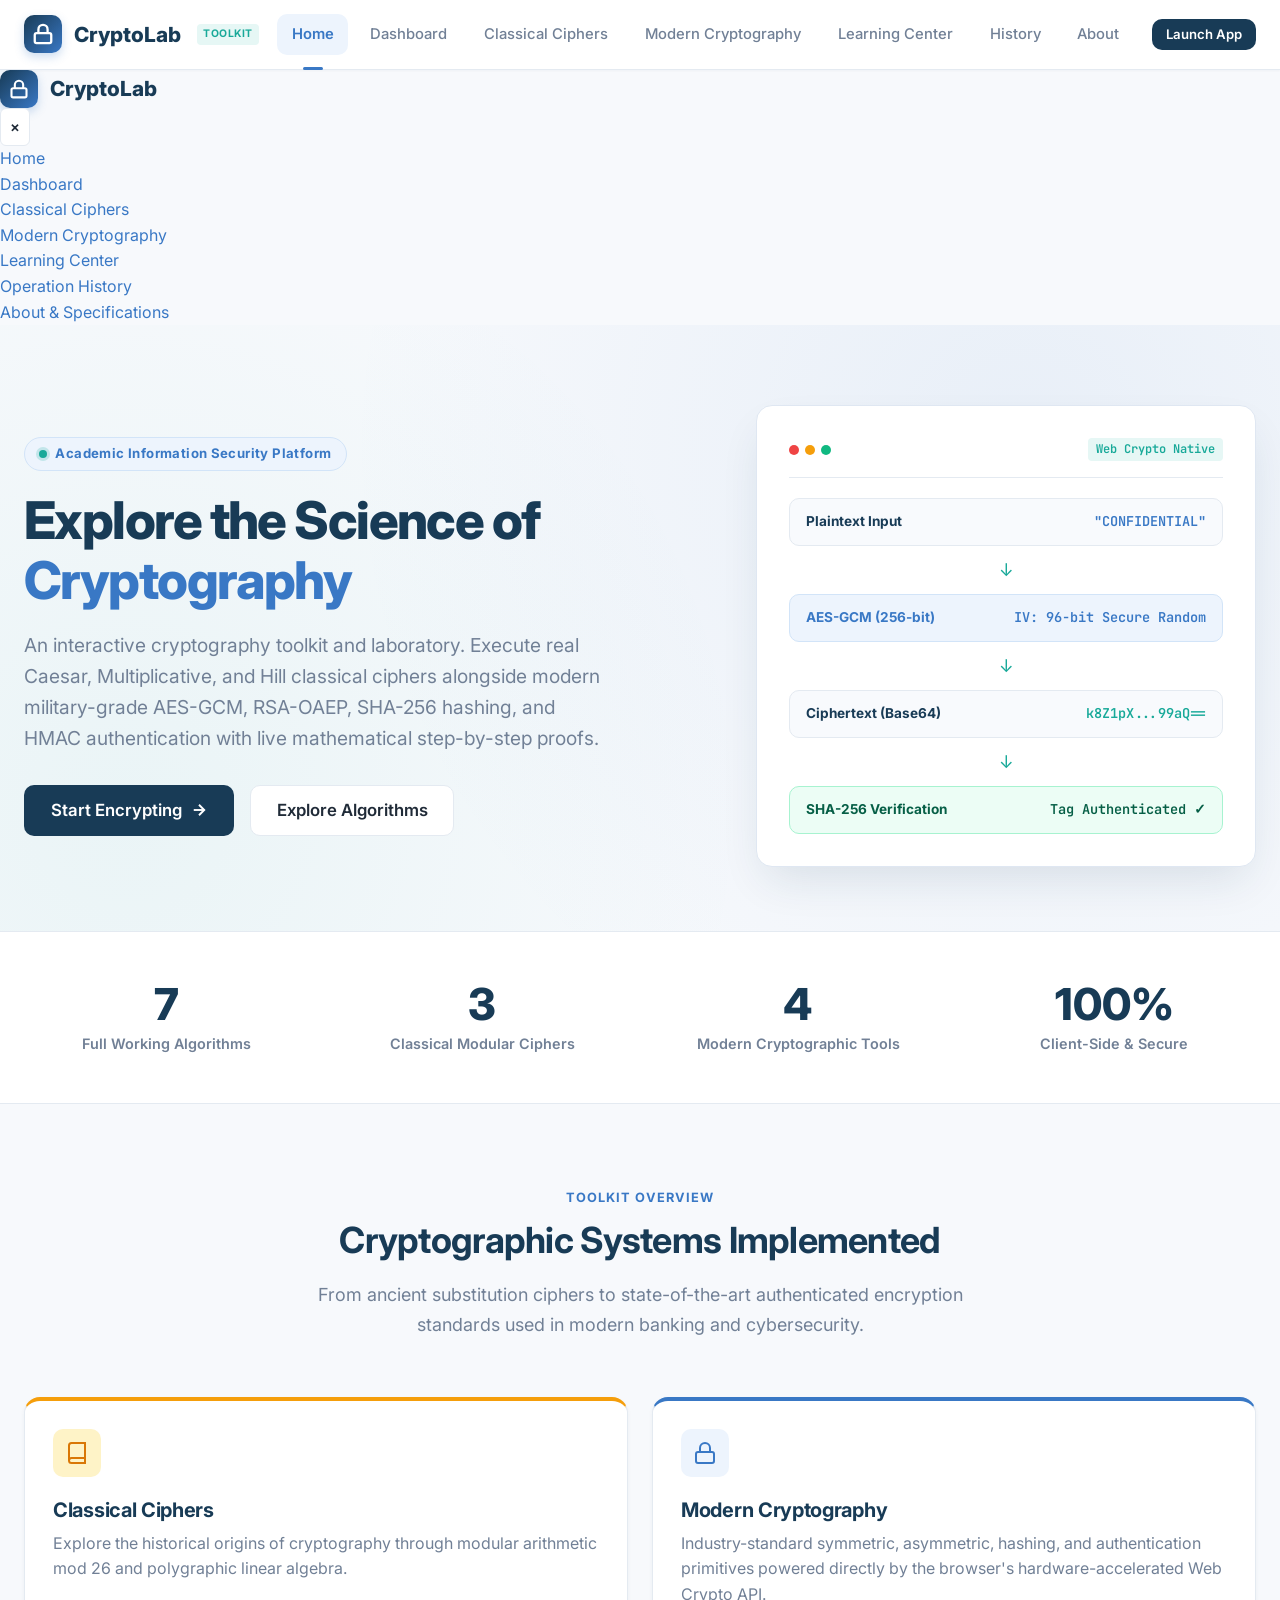
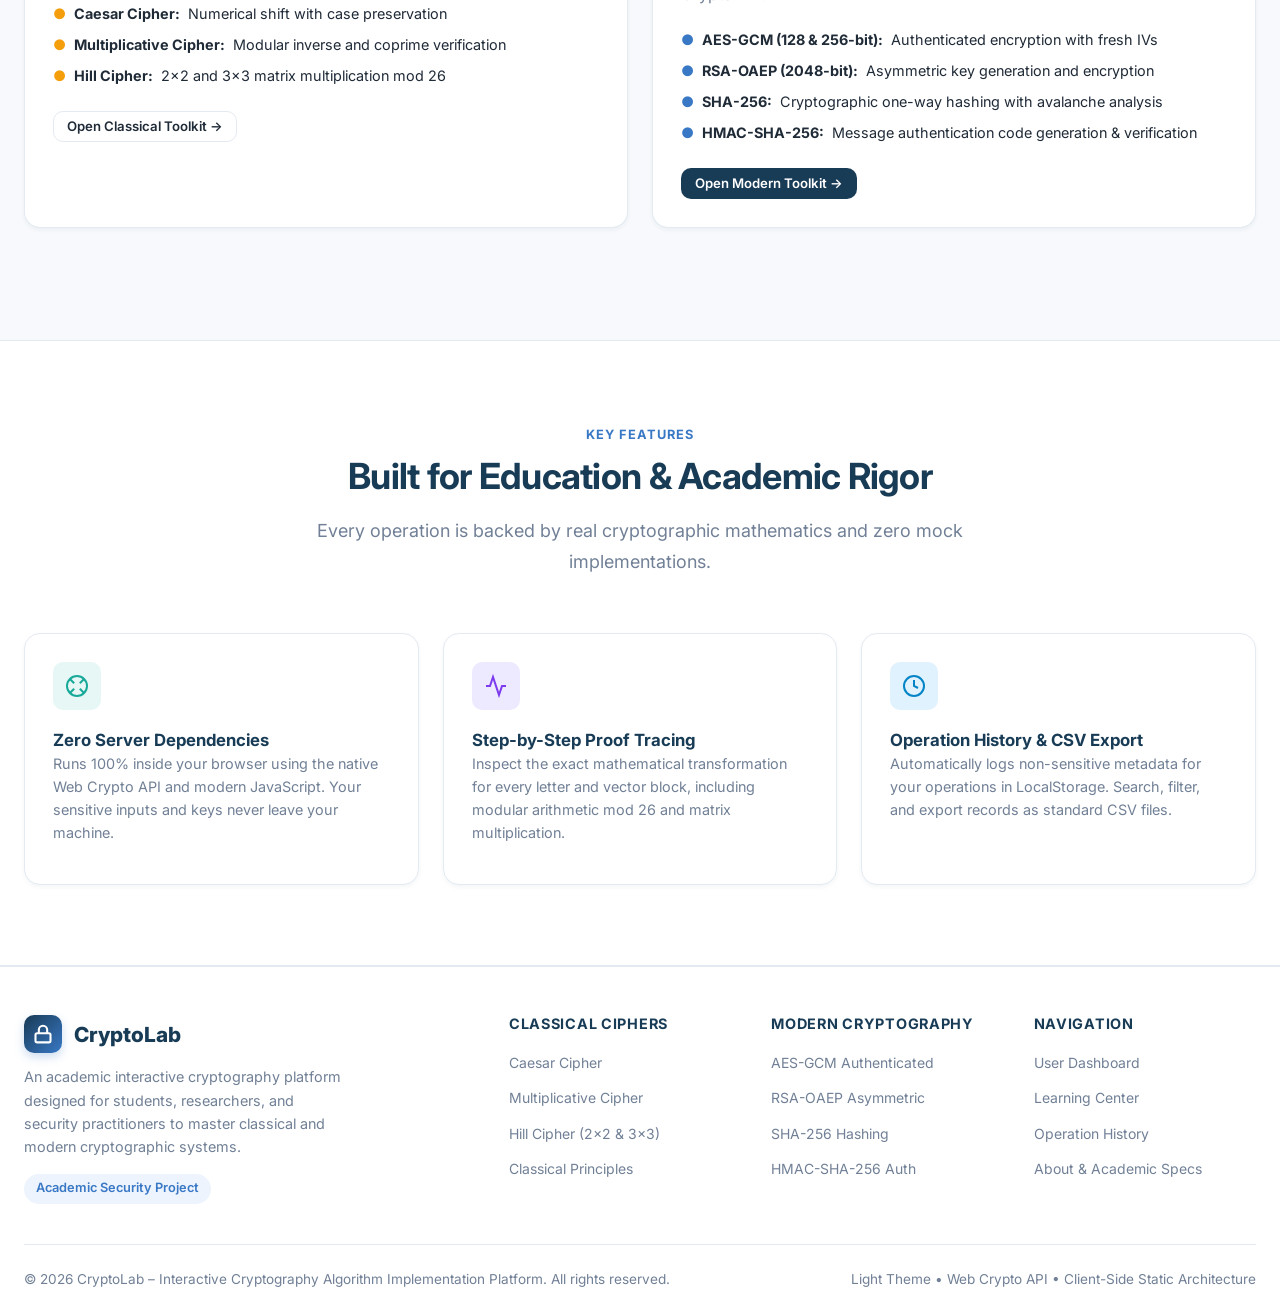
<file: index.html>
<!DOCTYPE html>
<html lang="en">
<head>
  <meta charset="UTF-8">
  <meta name="viewport" content="width=device-width, initial-scale=1.0">
  <title>CryptoLab – Interactive Cryptography Toolkit</title>
  <meta name="description" content="Explore the Science of Cryptography. An interactive academic platform for classical ciphers, modern AES/RSA encryption, SHA-256 hashing, and HMAC authentication.">
  <link rel="stylesheet" href="css/style.css">
  <link rel="stylesheet" href="css/responsive.css">
  <link rel="preconnect" href="https://fonts.googleapis.com">
  <link rel="preconnect" href="https://fonts.gstatic.com" crossorigin>
  <link href="https://fonts.googleapis.com/css2?family=Inter:wght@400;500;600;700;800&family=JetBrains+Mono:wght@400;500;600;700&display=swap" rel="stylesheet">
  <style>
    /* Landing Page Specific Enhancements */
    .hero-section {
      padding: 5rem 0 4rem;
      background: radial-gradient(circle at 80% 20%, rgba(57, 120, 197, 0.08) 0%, transparent 60%),
                  radial-gradient(circle at 10% 80%, rgba(24, 169, 153, 0.06) 0%, transparent 50%),
                  var(--bg-page);
      border-bottom: 1px solid var(--border-color);
      overflow: hidden;
    }

    .hero-grid {
      display: grid;
      grid-template-columns: 1.15fr 0.85fr;
      align-items: center;
      gap: 3.5rem;
    }

    .hero-badge {
      display: inline-flex;
      align-items: center;
      gap: 0.5rem;
      background: var(--secondary-light);
      color: var(--secondary);
      border: 1px solid #D2E4F8;
      padding: 0.35rem 0.9rem;
      border-radius: var(--radius-full);
      font-size: 0.825rem;
      font-weight: 700;
      letter-spacing: 0.03em;
      margin-bottom: 1.25rem;
    }

    .hero-badge-dot {
      width: 8px;
      height: 8px;
      border-radius: 50%;
      background: var(--accent);
      box-shadow: 0 0 0 3px rgba(24, 169, 153, 0.2);
    }

    .hero-title {
      font-size: 3.25rem;
      line-height: 1.15;
      font-weight: 800;
      color: var(--primary);
      margin-bottom: 1.25rem;
      letter-spacing: -0.03em;
    }

    .hero-title span.highlight {
      color: var(--secondary);
      position: relative;
    }

    .hero-subtitle {
      font-size: 1.2rem;
      color: var(--text-muted);
      line-height: 1.6;
      margin-bottom: 2rem;
      max-width: 580px;
    }

    .hero-cta-group {
      display: flex;
      align-items: center;
      gap: 1rem;
      flex-wrap: wrap;
    }

    /* Custom Cryptography Interactive Illustration */
    .crypto-hero-card {
      background: #FFFFFF;
      border: 1px solid #DFE7F2;
      border-radius: var(--radius-lg);
      padding: 2rem;
      box-shadow: 0 20px 45px -10px rgba(24, 59, 86, 0.12);
      position: relative;
    }

    .cipher-terminal-header {
      display: flex;
      align-items: center;
      justify-content: space-between;
      border-bottom: 1px solid var(--border-color);
      padding-bottom: 1rem;
      margin-bottom: 1.25rem;
    }

    .terminal-dots {
      display: flex;
      gap: 6px;
    }

    .t-dot {
      width: 10px;
      height: 10px;
      border-radius: 50%;
    }
    .t-dot-red { background: #EF4444; }
    .t-dot-yellow { background: #F59E0B; }
    .t-dot-green { background: #10B981; }

    .terminal-chip {
      font-family: var(--font-mono);
      font-size: 0.75rem;
      color: var(--accent);
      background: var(--accent-light);
      padding: 2px 8px;
      border-radius: 4px;
      font-weight: 600;
    }

    .cipher-flow-diagram {
      display: flex;
      flex-direction: column;
      gap: 0.75rem;
    }

    .flow-row {
      display: flex;
      align-items: center;
      justify-content: space-between;
      background: #F8FAFD;
      border: 1px solid var(--border-color);
      border-radius: var(--radius-md);
      padding: 0.75rem 1rem;
      font-size: 0.85rem;
    }

    .flow-label {
      font-weight: 700;
      color: var(--primary);
    }

    .flow-val {
      font-family: var(--font-mono);
      color: var(--secondary);
      font-weight: 600;
    }

    .flow-arrow-down {
      display: flex;
      justify-content: center;
      color: var(--accent);
      font-size: 1.1rem;
      margin: -2px 0;
    }

    /* Landing Statistics Section */
    .landing-stats {
      padding: 3rem 0;
      background: #FFFFFF;
      border-bottom: 1px solid var(--border-color);
    }

    .stats-row {
      display: grid;
      grid-template-columns: repeat(4, 1fr);
      gap: 2rem;
      text-align: center;
    }

    .landing-stat-number {
      font-size: 2.75rem;
      font-weight: 800;
      color: var(--primary);
      line-height: 1.1;
      margin-bottom: 0.25rem;
    }

    .landing-stat-label {
      font-size: 0.9rem;
      font-weight: 600;
      color: var(--text-muted);
    }

    /* Section Styles */
    .landing-section {
      padding: 5rem 0;
    }

    .landing-section.alt-bg {
      background: #FFFFFF;
      border-top: 1px solid var(--border-color);
      border-bottom: 1px solid var(--border-color);
    }

    .section-headline {
      text-align: center;
      max-width: 680px;
      margin: 0 auto 3.5rem;
    }

    .section-tag {
      font-size: 0.8rem;
      font-weight: 700;
      text-transform: uppercase;
      letter-spacing: 0.08em;
      color: var(--secondary);
      margin-bottom: 0.5rem;
      display: inline-block;
    }

    .section-title {
      font-size: 2.25rem;
      margin-bottom: 1rem;
    }

    .features-grid {
      display: grid;
      grid-template-columns: repeat(3, 1fr);
      gap: 1.5rem;
    }

    .feature-card {
      background: #FFFFFF;
      border: 1px solid var(--border-color);
      border-radius: var(--radius-lg);
      padding: 1.75rem;
      box-shadow: var(--shadow-sm);
      transition: all var(--transition-normal);
    }

    .feature-card:hover {
      transform: translateY(-4px);
      box-shadow: var(--shadow-md);
      border-color: #D1DEED;
    }

    .feature-icon {
      width: 48px;
      height: 48px;
      border-radius: var(--radius-md);
      background: var(--secondary-light);
      color: var(--secondary);
      display: flex;
      align-items: center;
      justify-content: center;
      font-size: 1.35rem;
      margin-bottom: 1.25rem;
    }

    @media (max-width: 992px) {
      .hero-grid { grid-template-columns: 1fr; }
      .hero-title { font-size: 2.5rem; }
      .stats-row { grid-template-columns: repeat(2, 1fr); gap: 1.5rem; }
      .features-grid { grid-template-columns: 1fr; }
    }
  </style>
</head>
<body>

  <!-- Top Navigation Bar -->
  <header class="navbar">
    <div class="nav-container">
      <a href="index.html" class="nav-brand">
        <div class="brand-icon-wrapper">
          <svg width="22" height="22" viewBox="0 0 24 24" fill="none" stroke="currentColor" stroke-width="2.5"><rect x="3" y="11" width="18" height="11" rx="2" ry="2"></rect><path d="M7 11V7a5 5 0 0 1 10 0v4"></path></svg>
        </div>
        <span>CryptoLab</span>
        <span class="brand-badge">Toolkit</span>
      </a>

      <nav>
        <ul class="nav-menu">
          <li class="nav-item"><a href="index.html" class="nav-link active">Home</a></li>
          <li class="nav-item"><a href="dashboard.html" class="nav-link">Dashboard</a></li>
          <li class="nav-item"><a href="classical.html" class="nav-link">Classical Ciphers</a></li>
          <li class="nav-item"><a href="modern.html" class="nav-link">Modern Cryptography</a></li>
          <li class="nav-item"><a href="learning.html" class="nav-link">Learning Center</a></li>
          <li class="nav-item"><a href="history.html" class="nav-link">History</a></li>
          <li class="nav-item"><a href="about.html" class="nav-link">About</a></li>
        </ul>
      </nav>

      <div class="nav-actions">
        <a href="dashboard.html" class="btn btn-primary btn-sm">Launch App</a>
        <button class="nav-mobile-toggle" aria-label="Toggle Navigation">
          <svg width="24" height="24" viewBox="0 0 24 24" fill="none" stroke="currentColor" stroke-width="2"><line x1="3" y1="12" x2="21" y2="12"></line><line x1="3" y1="6" x2="21" y2="6"></line><line x1="3" y1="18" x2="21" y2="18"></line></svg>
        </button>
      </div>
    </div>
  </header>

  <!-- Mobile Offcanvas Drawer -->
  <div class="mobile-drawer-overlay"></div>
  <aside class="mobile-drawer">
    <div class="mobile-drawer-header">
      <div class="nav-brand">
        <div class="brand-icon-wrapper">
          <svg width="20" height="20" viewBox="0 0 24 24" fill="none" stroke="currentColor" stroke-width="2.5"><rect x="3" y="11" width="18" height="11" rx="2" ry="2"></rect><path d="M7 11V7a5 5 0 0 1 10 0v4"></path></svg>
        </div>
        <span>CryptoLab</span>
      </div>
      <button class="mobile-drawer-close btn btn-outline btn-icon-only" aria-label="Close menu">&times;</button>
    </div>
    <ul class="mobile-drawer-links">
      <li><a href="index.html" class="mobile-drawer-link active">Home</a></li>
      <li><a href="dashboard.html" class="mobile-drawer-link">Dashboard</a></li>
      <li><a href="classical.html" class="mobile-drawer-link">Classical Ciphers</a></li>
      <li><a href="modern.html" class="mobile-drawer-link">Modern Cryptography</a></li>
      <li><a href="learning.html" class="mobile-drawer-link">Learning Center</a></li>
      <li><a href="history.html" class="mobile-drawer-link">Operation History</a></li>
      <li><a href="about.html" class="mobile-drawer-link">About & Specifications</a></li>
    </ul>
  </aside>

  <!-- Hero Section -->
  <section class="hero-section">
    <div class="container">
      <div class="hero-grid">
        <div class="hero-left">
          <div class="hero-badge">
            <span class="hero-badge-dot"></span>
            Academic Information Security Platform
          </div>
          <h1 class="hero-title">
            Explore the Science of <span class="highlight">Cryptography</span>
          </h1>
          <p class="hero-subtitle">
            An interactive cryptography toolkit and laboratory. Execute real Caesar, Multiplicative, and Hill classical ciphers alongside modern military-grade AES-GCM, RSA-OAEP, SHA-256 hashing, and HMAC authentication with live mathematical step-by-step proofs.
          </p>
          <div class="hero-cta-group">
            <a href="classical.html" class="btn btn-primary btn-lg">
              <span>Start Encrypting</span>
              <svg width="18" height="18" viewBox="0 0 24 24" fill="none" stroke="currentColor" stroke-width="2.5"><line x1="5" y1="12" x2="19" y2="12"></line><polyline points="12 5 19 12 12 19"></polyline></svg>
            </a>
            <a href="learning.html" class="btn btn-outline btn-lg">
              <span>Explore Algorithms</span>
            </a>
          </div>
        </div>

        <div class="hero-right">
          <div class="crypto-hero-card">
            <div class="cipher-terminal-header">
              <div class="terminal-dots">
                <span class="t-dot t-dot-red"></span>
                <span class="t-dot t-dot-yellow"></span>
                <span class="t-dot t-dot-green"></span>
              </div>
              <span class="terminal-chip">Web Crypto Native</span>
            </div>

            <div class="cipher-flow-diagram">
              <div class="flow-row">
                <span class="flow-label">Plaintext Input</span>
                <span class="flow-val">"CONFIDENTIAL"</span>
              </div>
              <div class="flow-arrow-down">&darr;</div>
              <div class="flow-row" style="background: var(--secondary-light); border-color: #D2E4F8;">
                <span class="flow-label" style="color: var(--secondary);">AES-GCM (256-bit)</span>
                <span class="flow-val">IV: 96-bit Secure Random</span>
              </div>
              <div class="flow-arrow-down">&darr;</div>
              <div class="flow-row">
                <span class="flow-label">Ciphertext (Base64)</span>
                <span class="flow-val" style="color: var(--accent);">k8Z1pX...99aQ==</span>
              </div>
              <div class="flow-arrow-down">&darr;</div>
              <div class="flow-row" style="background: var(--success-light); border-color: var(--success-border);">
                <span class="flow-label" style="color: #065F46;">SHA-256 Verification</span>
                <span class="flow-val" style="color: #065F46;">Tag Authenticated ✓</span>
              </div>
            </div>
          </div>
        </div>
      </div>
    </div>
  </section>

  <!-- Statistics Counter Section -->
  <section class="landing-stats">
    <div class="container">
      <div class="stats-row">
        <div class="stat-item">
          <div class="landing-stat-number">7</div>
          <div class="landing-stat-label">Full Working Algorithms</div>
        </div>
        <div class="stat-item">
          <div class="landing-stat-number">3</div>
          <div class="landing-stat-label">Classical Modular Ciphers</div>
        </div>
        <div class="stat-item">
          <div class="landing-stat-number">4</div>
          <div class="landing-stat-label">Modern Cryptographic Tools</div>
        </div>
        <div class="stat-item">
          <div class="landing-stat-number">100%</div>
          <div class="landing-stat-label">Client-Side & Secure</div>
        </div>
      </div>
    </div>
  </section>

  <!-- Algorithm Categories Section -->
  <section class="landing-section">
    <div class="container">
      <div class="section-headline">
        <span class="section-tag">Toolkit Overview</span>
        <h2 class="section-title">Cryptographic Systems Implemented</h2>
        <p class="lead">From ancient substitution ciphers to state-of-the-art authenticated encryption standards used in modern banking and cybersecurity.</p>
      </div>

      <div class="features-grid" style="grid-template-columns: repeat(2, 1fr); margin-bottom: 2rem;">
        <!-- Classical Box -->
        <div class="feature-card" style="border-top: 4px solid #F59E0B;">
          <div class="feature-icon" style="background: #FEF3C7; color: #D97706;">
            <svg width="24" height="24" viewBox="0 0 24 24" fill="none" stroke="currentColor" stroke-width="2"><path d="M4 19.5A2.5 2.5 0 0 1 6.5 17H20"></path><path d="M6.5 2H20v20H6.5A2.5 2.5 0 0 1 4 19.5v-15A2.5 2.5 0 0 1 6.5 2z"></path></svg>
          </div>
          <h3>Classical Ciphers</h3>
          <p style="color: var(--text-muted); margin: 0.5rem 0 1.25rem;">
            Explore the historical origins of cryptography through modular arithmetic mod 26 and polygraphic linear algebra.
          </p>
          <ul style="list-style: none; display: flex; flex-direction: column; gap: 0.5rem; margin-bottom: 1.5rem;">
            <li style="font-size: 0.9rem; display: flex; align-items: center; gap: 0.5rem;">
              <span style="color: #F59E0B;">●</span> <strong>Caesar Cipher:</strong> Numerical shift with case preservation
            </li>
            <li style="font-size: 0.9rem; display: flex; align-items: center; gap: 0.5rem;">
              <span style="color: #F59E0B;">●</span> <strong>Multiplicative Cipher:</strong> Modular inverse and coprime verification
            </li>
            <li style="font-size: 0.9rem; display: flex; align-items: center; gap: 0.5rem;">
              <span style="color: #F59E0B;">●</span> <strong>Hill Cipher:</strong> 2x2 and 3x3 matrix multiplication mod 26
            </li>
          </ul>
          <a href="classical.html" class="btn btn-outline btn-sm">Open Classical Toolkit &rarr;</a>
        </div>

        <!-- Modern Box -->
        <div class="feature-card" style="border-top: 4px solid var(--secondary);">
          <div class="feature-icon">
            <svg width="24" height="24" viewBox="0 0 24 24" fill="none" stroke="currentColor" stroke-width="2"><rect x="3" y="11" width="18" height="11" rx="2" ry="2"></rect><path d="M7 11V7a5 5 0 0 1 10 0v4"></path></svg>
          </div>
          <h3>Modern Cryptography</h3>
          <p style="color: var(--text-muted); margin: 0.5rem 0 1.25rem;">
            Industry-standard symmetric, asymmetric, hashing, and authentication primitives powered directly by the browser's hardware-accelerated Web Crypto API.
          </p>
          <ul style="list-style: none; display: flex; flex-direction: column; gap: 0.5rem; margin-bottom: 1.5rem;">
            <li style="font-size: 0.9rem; display: flex; align-items: center; gap: 0.5rem;">
              <span style="color: var(--secondary);">●</span> <strong>AES-GCM (128 & 256-bit):</strong> Authenticated encryption with fresh IVs
            </li>
            <li style="font-size: 0.9rem; display: flex; align-items: center; gap: 0.5rem;">
              <span style="color: var(--secondary);">●</span> <strong>RSA-OAEP (2048-bit):</strong> Asymmetric key generation and encryption
            </li>
            <li style="font-size: 0.9rem; display: flex; align-items: center; gap: 0.5rem;">
              <span style="color: var(--secondary);">●</span> <strong>SHA-256:</strong> Cryptographic one-way hashing with avalanche analysis
            </li>
            <li style="font-size: 0.9rem; display: flex; align-items: center; gap: 0.5rem;">
              <span style="color: var(--secondary);">●</span> <strong>HMAC-SHA-256:</strong> Message authentication code generation & verification
            </li>
          </ul>
          <a href="modern.html" class="btn btn-primary btn-sm">Open Modern Toolkit &rarr;</a>
        </div>
      </div>
    </div>
  </section>

  <!-- Features Section -->
  <section class="landing-section alt-bg">
    <div class="container">
      <div class="section-headline">
        <span class="section-tag">Key Features</span>
        <h2 class="section-title">Built for Education & Academic Rigor</h2>
        <p class="lead">Every operation is backed by real cryptographic mathematics and zero mock implementations.</p>
      </div>

      <div class="features-grid">
        <div class="feature-card">
          <div class="feature-icon" style="background: var(--accent-light); color: var(--accent);">
            <svg width="24" height="24" viewBox="0 0 24 24" fill="none" stroke="currentColor" stroke-width="2"><circle cx="12" cy="12" r="10"></circle><path d="m4.93 4.93 4.24 4.24"></path><path d="m14.83 9.17 4.24-4.24"></path><path d="m14.83 14.83 4.24 4.24"></path><path d="m9.17 14.83-4.24 4.24"></path></svg>
          </div>
          <h4>Zero Server Dependencies</h4>
          <p style="color: var(--text-muted); font-size: 0.9rem;">
            Runs 100% inside your browser using the native Web Crypto API and modern JavaScript. Your sensitive inputs and keys never leave your machine.
          </p>
        </div>

        <div class="feature-card">
          <div class="feature-icon" style="background: #EDE9FE; color: #7C3AED;">
            <svg width="24" height="24" viewBox="0 0 24 24" fill="none" stroke="currentColor" stroke-width="2"><polyline points="22 12 18 12 15 21 9 3 6 12 2 12"></polyline></svg>
          </div>
          <h4>Step-by-Step Proof Tracing</h4>
          <p style="color: var(--text-muted); font-size: 0.9rem;">
            Inspect the exact mathematical transformation for every letter and vector block, including modular arithmetic mod 26 and matrix multiplication.
          </p>
        </div>

        <div class="feature-card">
          <div class="feature-icon" style="background: #E0F2FE; color: #0284C7;">
            <svg width="24" height="24" viewBox="0 0 24 24" fill="none" stroke="currentColor" stroke-width="2"><circle cx="12" cy="12" r="10"></circle><polyline points="12 6 12 12 16 14"></polyline></svg>
          </div>
          <h4>Operation History & CSV Export</h4>
          <p style="color: var(--text-muted); font-size: 0.9rem;">
            Automatically logs non-sensitive metadata for your operations in LocalStorage. Search, filter, and export records as standard CSV files.
          </p>
        </div>
      </div>
    </div>
  </section>

  <!-- Global Footer -->
  <footer class="footer">
    <div class="container">
      <div class="footer-grid">
        <div class="footer-brand">
          <a href="index.html" class="nav-brand">
            <div class="brand-icon-wrapper">
              <svg width="20" height="20" viewBox="0 0 24 24" fill="none" stroke="currentColor" stroke-width="2.5"><rect x="3" y="11" width="18" height="11" rx="2" ry="2"></rect><path d="M7 11V7a5 5 0 0 1 10 0v4"></path></svg>
            </div>
            <span>CryptoLab</span>
          </a>
          <p>
            An academic interactive cryptography platform designed for students, researchers, and security practitioners to master classical and modern cryptographic systems.
          </p>
          <div style="margin-top: 1rem;">
            <span class="academic-badge">Academic Security Project</span>
          </div>
        </div>

        <div>
          <h4 class="footer-title">Classical Ciphers</h4>
          <ul class="footer-links">
            <li><a href="classical.html#caesar">Caesar Cipher</a></li>
            <li><a href="classical.html#multiplicative">Multiplicative Cipher</a></li>
            <li><a href="classical.html#hill">Hill Cipher (2x2 & 3x3)</a></li>
            <li><a href="learning.html#classical-principles">Classical Principles</a></li>
          </ul>
        </div>

        <div>
          <h4 class="footer-title">Modern Cryptography</h4>
          <ul class="footer-links">
            <li><a href="modern.html#aes">AES-GCM Authenticated</a></li>
            <li><a href="modern.html#rsa">RSA-OAEP Asymmetric</a></li>
            <li><a href="modern.html#sha256">SHA-256 Hashing</a></li>
            <li><a href="modern.html#hmac">HMAC-SHA-256 Auth</a></li>
          </ul>
        </div>

        <div>
          <h4 class="footer-title">Navigation</h4>
          <ul class="footer-links">
            <li><a href="dashboard.html">User Dashboard</a></li>
            <li><a href="learning.html">Learning Center</a></li>
            <li><a href="history.html">Operation History</a></li>
            <li><a href="about.html">About & Academic Specs</a></li>
          </ul>
        </div>
      </div>

      <div class="footer-bottom">
        <div>
          &copy; 2026 CryptoLab – Interactive Cryptography Algorithm Implementation Platform. All rights reserved.
        </div>
        <div>
          Light Theme &bull; Web Crypto API &bull; Client-Side Static Architecture
        </div>
      </div>
    </div>
  </footer>

  <script src="js/app.js"></script>
  <script src="js/navigation.js"></script>
</body>
</html>
</file>
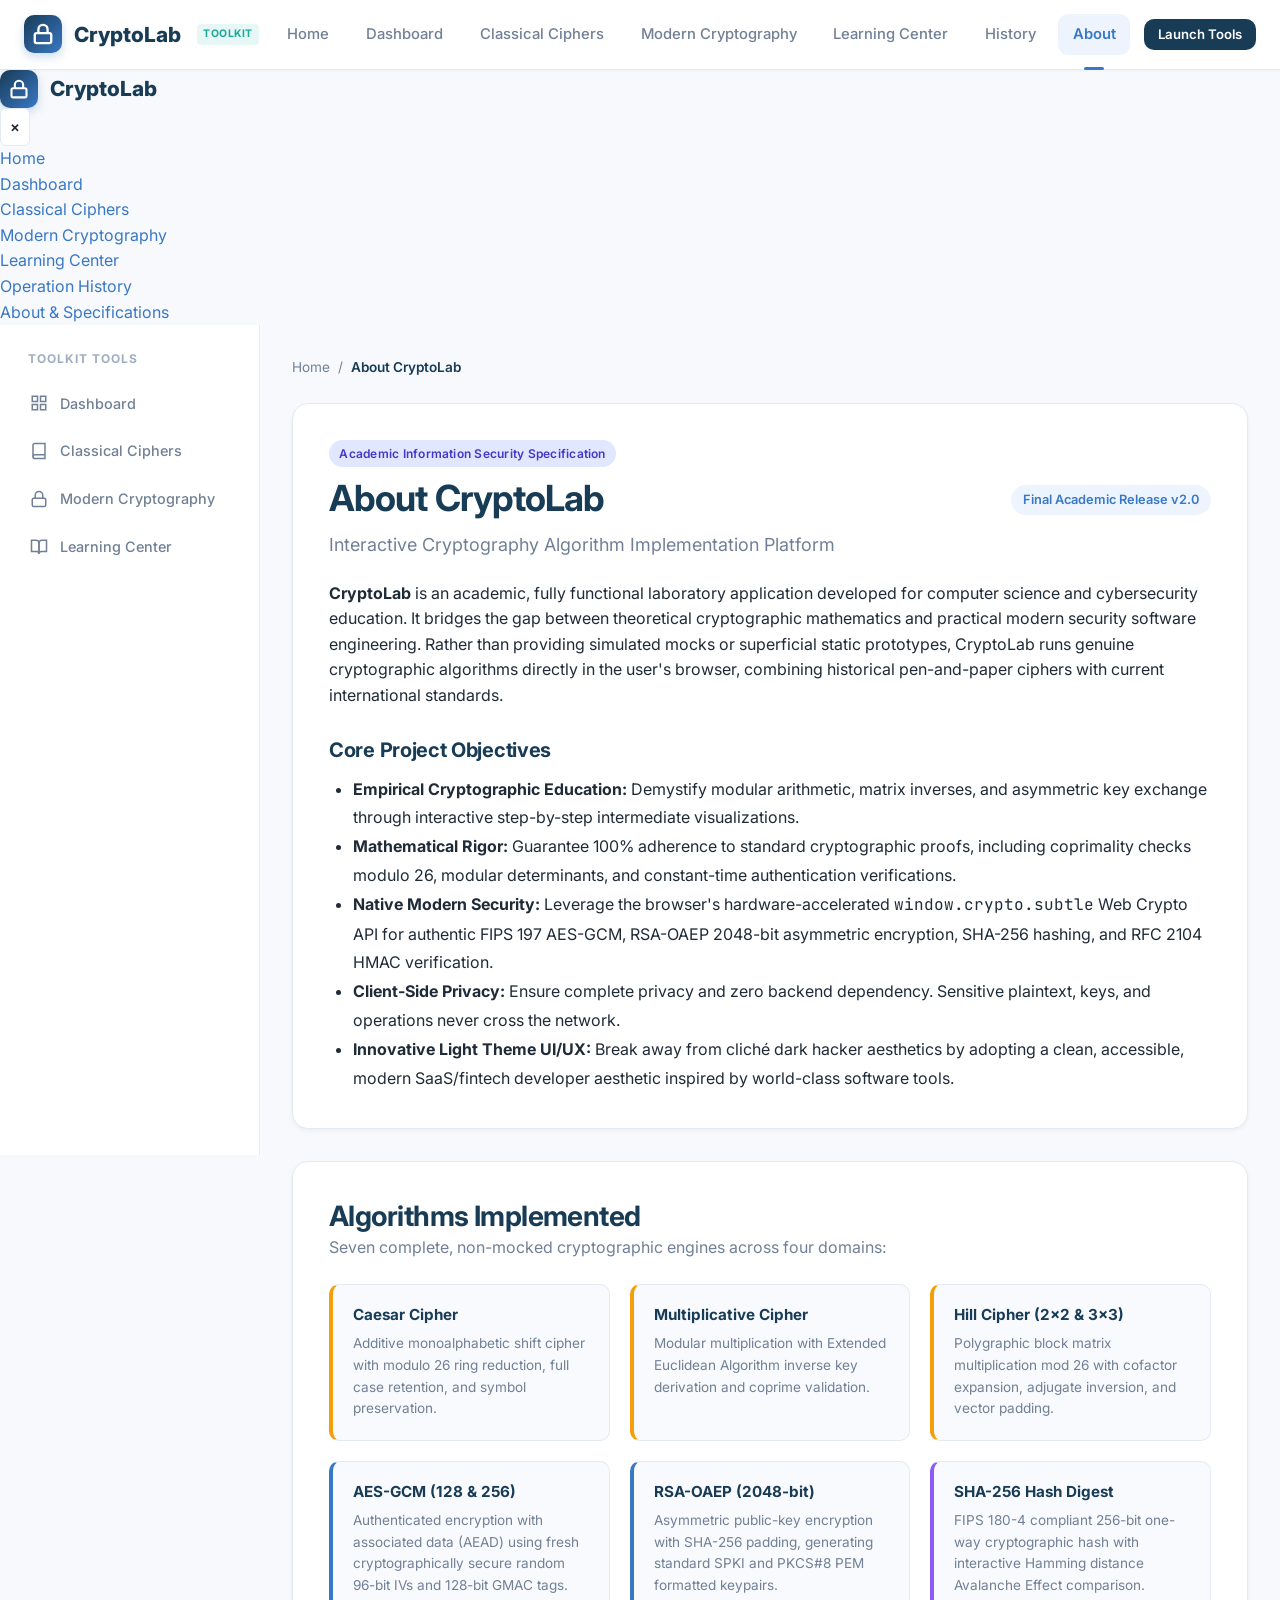
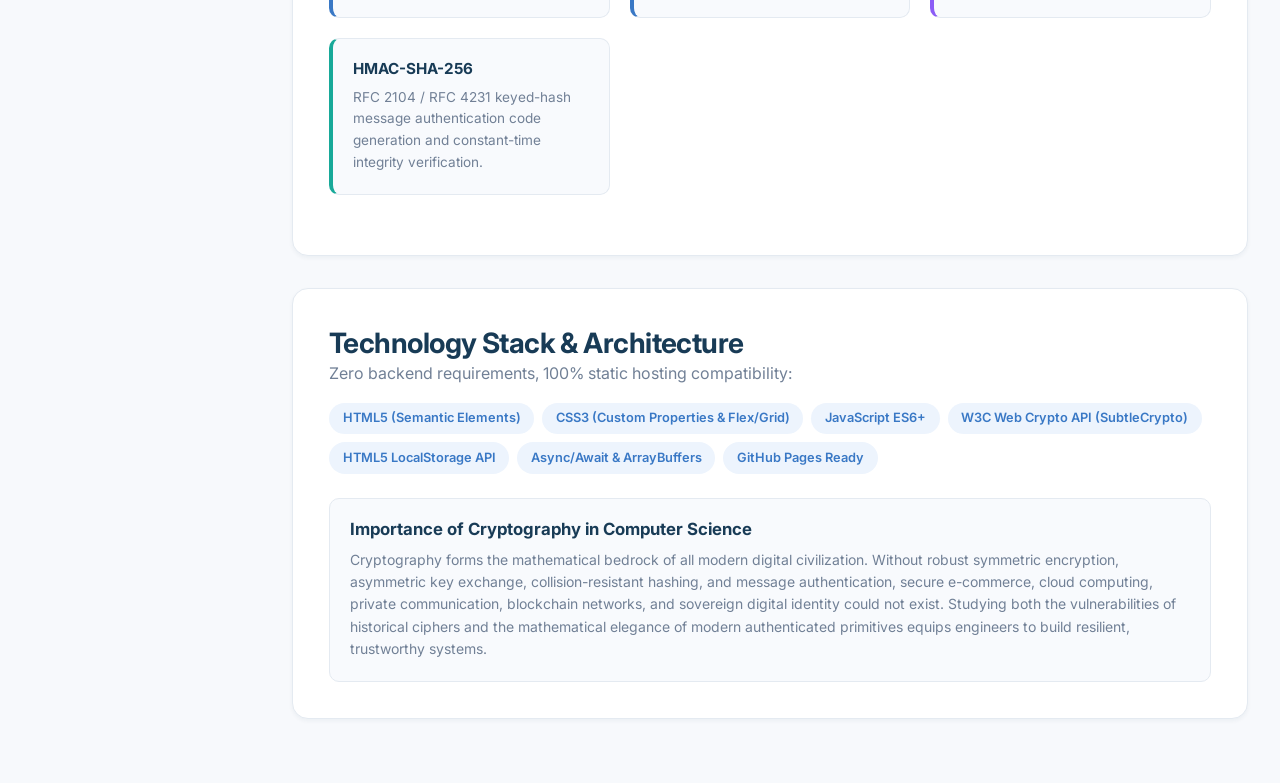
<file: about.html>
<!DOCTYPE html>
<html lang="en">
<head>
  <meta charset="UTF-8">
  <meta name="viewport" content="width=device-width, initial-scale=1.0">
  <title>About – CryptoLab</title>
  <link rel="stylesheet" href="css/style.css">
  <link rel="stylesheet" href="css/responsive.css">
  <link rel="preconnect" href="https://fonts.googleapis.com">
  <link rel="preconnect" href="https://fonts.gstatic.com" crossorigin>
  <link href="https://fonts.googleapis.com/css2?family=Inter:wght@400;500;600;700;800&family=JetBrains+Mono:wght@400;500;600;700&display=swap" rel="stylesheet">
  <style>
    .about-card {
      background: #FFFFFF;
      border: 1px solid var(--border-color);
      border-radius: var(--radius-lg);
      padding: 2.25rem;
      margin-bottom: 2rem;
      box-shadow: var(--shadow-sm);
    }

    .spec-grid {
      display: grid;
      grid-template-columns: repeat(auto-fit, minmax(260px, 1fr));
      gap: 1.25rem;
      margin: 1.5rem 0;
    }

    .spec-box {
      background: #F8FAFD;
      border: 1px solid var(--border-color);
      border-radius: var(--radius-md);
      padding: 1.25rem;
    }

    .spec-box h4 {
      font-size: 0.95rem;
      color: var(--primary);
      margin-bottom: 0.5rem;
    }

    .spec-box p {
      font-size: 0.85rem;
      color: var(--text-muted);
      margin: 0;
    }

    .tech-pill-list {
      display: flex;
      flex-wrap: wrap;
      gap: 0.5rem;
      margin-top: 1rem;
    }

    .tech-pill {
      background: var(--secondary-light);
      color: var(--secondary);
      padding: 0.35rem 0.85rem;
      border-radius: var(--radius-full);
      font-size: 0.8rem;
      font-weight: 600;
    }
  </style>
</head>
<body>

  <!-- Top Navigation Bar -->
  <header class="navbar">
    <div class="nav-container">
      <a href="index.html" class="nav-brand">
        <div class="brand-icon-wrapper">
          <svg width="22" height="22" viewBox="0 0 24 24" fill="none" stroke="currentColor" stroke-width="2.5"><rect x="3" y="11" width="18" height="11" rx="2" ry="2"></rect><path d="M7 11V7a5 5 0 0 1 10 0v4"></path></svg>
        </div>
        <span>CryptoLab</span>
        <span class="brand-badge">Toolkit</span>
      </a>

      <nav>
        <ul class="nav-menu">
          <li class="nav-item"><a href="index.html" class="nav-link">Home</a></li>
          <li class="nav-item"><a href="dashboard.html" class="nav-link">Dashboard</a></li>
          <li class="nav-item"><a href="classical.html" class="nav-link">Classical Ciphers</a></li>
          <li class="nav-item"><a href="modern.html" class="nav-link">Modern Cryptography</a></li>
          <li class="nav-item"><a href="learning.html" class="nav-link">Learning Center</a></li>
          <li class="nav-item"><a href="history.html" class="nav-link">History</a></li>
          <li class="nav-item"><a href="about.html" class="nav-link active">About</a></li>
        </ul>
      </nav>

      <div class="nav-actions">
        <a href="classical.html" class="btn btn-primary btn-sm">Launch Tools</a>
        <button class="nav-mobile-toggle" aria-label="Toggle Navigation">
          <svg width="24" height="24" viewBox="0 0 24 24" fill="none" stroke="currentColor" stroke-width="2"><line x1="3" y1="12" x2="21" y2="12"></line><line x1="3" y1="6" x2="21" y2="6"></line><line x1="3" y1="18" x2="21" y2="18"></line></svg>
        </button>
      </div>
    </div>
  </header>

  <!-- Mobile Offcanvas Drawer -->
  <div class="mobile-drawer-overlay"></div>
  <aside class="mobile-drawer">
    <div class="mobile-drawer-header">
      <div class="nav-brand">
        <div class="brand-icon-wrapper">
          <svg width="20" height="20" viewBox="0 0 24 24" fill="none" stroke="currentColor" stroke-width="2.5"><rect x="3" y="11" width="18" height="11" rx="2" ry="2"></rect><path d="M7 11V7a5 5 0 0 1 10 0v4"></path></svg>
        </div>
        <span>CryptoLab</span>
      </div>
      <button class="mobile-drawer-close btn btn-outline btn-icon-only" aria-label="Close menu">&times;</button>
    </div>
    <ul class="mobile-drawer-links">
      <li><a href="index.html" class="mobile-drawer-link">Home</a></li>
      <li><a href="dashboard.html" class="mobile-drawer-link">Dashboard</a></li>
      <li><a href="classical.html" class="mobile-drawer-link">Classical Ciphers</a></li>
      <li><a href="modern.html" class="mobile-drawer-link">Modern Cryptography</a></li>
      <li><a href="learning.html" class="mobile-drawer-link">Learning Center</a></li>
      <li><a href="history.html" class="mobile-drawer-link">Operation History</a></li>
      <li><a href="about.html" class="mobile-drawer-link active">About & Specifications</a></li>
    </ul>
  </aside>

  <!-- App Layout -->
  <div class="app-layout">
    <!-- Sidebar -->
    <aside class="sidebar">
      <div class="sidebar-section">
        <span class="sidebar-title">Toolkit Tools</span>
        <ul class="sidebar-menu">
          <li>
            <a href="dashboard.html" class="sidebar-link">
              <div class="sidebar-link-content">
                <svg width="18" height="18" viewBox="0 0 24 24" fill="none" stroke="currentColor" stroke-width="2"><rect x="3" y="3" width="7" height="7"></rect><rect x="14" y="3" width="7" height="7"></rect><rect x="14" y="14" width="7" height="7"></rect><rect x="3" y="14" width="7" height="7"></rect></svg>
                <span>Dashboard</span>
              </div>
            </a>
          </li>
          <li>
            <a href="classical.html" class="sidebar-link">
              <div class="sidebar-link-content">
                <svg width="18" height="18" viewBox="0 0 24 24" fill="none" stroke="currentColor" stroke-width="2"><path d="M4 19.5A2.5 2.5 0 0 1 6.5 17H20"></path><path d="M6.5 2H20v20H6.5A2.5 2.5 0 0 1 4 19.5v-15A2.5 2.5 0 0 1 6.5 2z"></path></svg>
                <span>Classical Ciphers</span>
              </div>
            </a>
          </li>
          <li>
            <a href="modern.html" class="sidebar-link">
              <div class="sidebar-link-content">
                <svg width="18" height="18" viewBox="0 0 24 24" fill="none" stroke="currentColor" stroke-width="2"><rect x="3" y="11" width="18" height="11" rx="2" ry="2"></rect><path d="M7 11V7a5 5 0 0 1 10 0v4"></path></svg>
                <span>Modern Cryptography</span>
              </div>
            </a>
          </li>
          <li>
            <a href="learning.html" class="sidebar-link">
              <div class="sidebar-link-content">
                <svg width="18" height="18" viewBox="0 0 24 24" fill="none" stroke="currentColor" stroke-width="2"><path d="M2 3h6a4 4 0 0 1 4 4v14a3 3 0 0 0-3-3H2z"></path><path d="M22 3h-6a4 4 0 0 0-4 4v14a3 3 0 0 1 3-3h7z"></path></svg>
                <span>Learning Center</span>
              </div>
            </a>
          </li>
        </ul>
      </div>
    </aside>

    <!-- Main Content -->
    <main class="main-content">
      <div class="breadcrumb-bar">
        <ul class="breadcrumb-list">
          <li class="breadcrumb-item"><a href="index.html">Home</a></li>
          <li class="breadcrumb-item">/</li>
          <li class="breadcrumb-item active">About CryptoLab</li>
        </ul>
      </div>

      <!-- Overview Card -->
      <section class="about-card">
        <div style="display: flex; align-items: center; justify-content: space-between; flex-wrap: wrap; gap: 1rem; margin-bottom: 1.25rem;">
          <div>
            <span class="badge badge-modern">Academic Information Security Specification</span>
            <h1 style="font-size: 2.25rem; margin-top: 0.5rem; margin-bottom: 0.5rem;">About CryptoLab</h1>
            <p class="lead" style="margin: 0;">Interactive Cryptography Algorithm Implementation Platform</p>
          </div>
          <span class="academic-badge">Final Academic Release v2.0</span>
        </div>

        <p>
          <strong>CryptoLab</strong> is an academic, fully functional laboratory application developed for computer science and cybersecurity education. It bridges the gap between theoretical cryptographic mathematics and practical modern security software engineering. Rather than providing simulated mocks or superficial static prototypes, CryptoLab runs genuine cryptographic algorithms directly in the user's browser, combining historical pen-and-paper ciphers with current international standards.
        </p>

        <h3 style="margin-top: 1.75rem; margin-bottom: 0.75rem;">Core Project Objectives</h3>
        <ul style="margin-left: 1.5rem; color: var(--text-main); line-height: 1.8;">
          <li><strong>Empirical Cryptographic Education:</strong> Demystify modular arithmetic, matrix inverses, and asymmetric key exchange through interactive step-by-step intermediate visualizations.</li>
          <li><strong>Mathematical Rigor:</strong> Guarantee 100% adherence to standard cryptographic proofs, including coprimality checks modulo 26, modular determinants, and constant-time authentication verifications.</li>
          <li><strong>Native Modern Security:</strong> Leverage the browser's hardware-accelerated <code>window.crypto.subtle</code> Web Crypto API for authentic FIPS 197 AES-GCM, RSA-OAEP 2048-bit asymmetric encryption, SHA-256 hashing, and RFC 2104 HMAC verification.</li>
          <li><strong>Client-Side Privacy:</strong> Ensure complete privacy and zero backend dependency. Sensitive plaintext, keys, and operations never cross the network.</li>
          <li><strong>Innovative Light Theme UI/UX:</strong> Break away from cliché dark hacker aesthetics by adopting a clean, accessible, modern SaaS/fintech developer aesthetic inspired by world-class software tools.</li>
        </ul>
      </section>

      <!-- Algorithms Implemented -->
      <section class="about-card">
        <h2>Algorithms Implemented</h2>
        <p style="color: var(--text-muted);">Seven complete, non-mocked cryptographic engines across four domains:</p>

        <div class="spec-grid">
          <div class="spec-box" style="border-left: 4px solid #F59E0B;">
            <h4>Caesar Cipher</h4>
            <p>Additive monoalphabetic shift cipher with modulo 26 ring reduction, full case retention, and symbol preservation.</p>
          </div>

          <div class="spec-box" style="border-left: 4px solid #F59E0B;">
            <h4>Multiplicative Cipher</h4>
            <p>Modular multiplication with Extended Euclidean Algorithm inverse key derivation and coprime validation.</p>
          </div>

          <div class="spec-box" style="border-left: 4px solid #F59E0B;">
            <h4>Hill Cipher (2x2 & 3x3)</h4>
            <p>Polygraphic block matrix multiplication mod 26 with cofactor expansion, adjugate inversion, and vector padding.</p>
          </div>

          <div class="spec-box" style="border-left: 4px solid var(--secondary);">
            <h4>AES-GCM (128 & 256)</h4>
            <p>Authenticated encryption with associated data (AEAD) using fresh cryptographically secure random 96-bit IVs and 128-bit GMAC tags.</p>
          </div>

          <div class="spec-box" style="border-left: 4px solid var(--secondary);">
            <h4>RSA-OAEP (2048-bit)</h4>
            <p>Asymmetric public-key encryption with SHA-256 padding, generating standard SPKI and PKCS#8 PEM formatted keypairs.</p>
          </div>

          <div class="spec-box" style="border-left: 4px solid #8B5CF6;">
            <h4>SHA-256 Hash Digest</h4>
            <p>FIPS 180-4 compliant 256-bit one-way cryptographic hash with interactive Hamming distance Avalanche Effect comparison.</p>
          </div>

          <div class="spec-box" style="border-left: 4px solid var(--accent);">
            <h4>HMAC-SHA-256</h4>
            <p>RFC 2104 / RFC 4231 keyed-hash message authentication code generation and constant-time integrity verification.</p>
          </div>
        </div>
      </section>

      <!-- Technology Stack -->
      <section class="about-card">
        <h2>Technology Stack & Architecture</h2>
        <p style="color: var(--text-muted);">Zero backend requirements, 100% static hosting compatibility:</p>

        <div class="tech-pill-list">
          <span class="tech-pill">HTML5 (Semantic Elements)</span>
          <span class="tech-pill">CSS3 (Custom Properties & Flex/Grid)</span>
          <span class="tech-pill">JavaScript ES6+</span>
          <span class="tech-pill">W3C Web Crypto API (SubtleCrypto)</span>
          <span class="tech-pill">HTML5 LocalStorage API</span>
          <span class="tech-pill">Async/Await & ArrayBuffers</span>
          <span class="tech-pill">GitHub Pages Ready</span>
        </div>

        <div style="margin-top: 1.5rem; background: #F8FAFD; border: 1px solid var(--border-color); border-radius: var(--radius-md); padding: 1.25rem;">
          <h4 style="margin-bottom: 0.5rem; color: var(--primary);">Importance of Cryptography in Computer Science</h4>
          <p style="font-size: 0.875rem; color: var(--text-muted); line-height: 1.6; margin: 0;">
            Cryptography forms the mathematical bedrock of all modern digital civilization. Without robust symmetric encryption, asymmetric key exchange, collision-resistant hashing, and message authentication, secure e-commerce, cloud computing, private communication, blockchain networks, and sovereign digital identity could not exist. Studying both the vulnerabilities of historical ciphers and the mathematical elegance of modern authenticated primitives equips engineers to build resilient, trustworthy systems.
          </p>
        </div>
      </section>
    </main>
  </div>

  <script src="js/app.js"></script>
  <script src="js/navigation.js"></script>
</body>
</html>
</file>
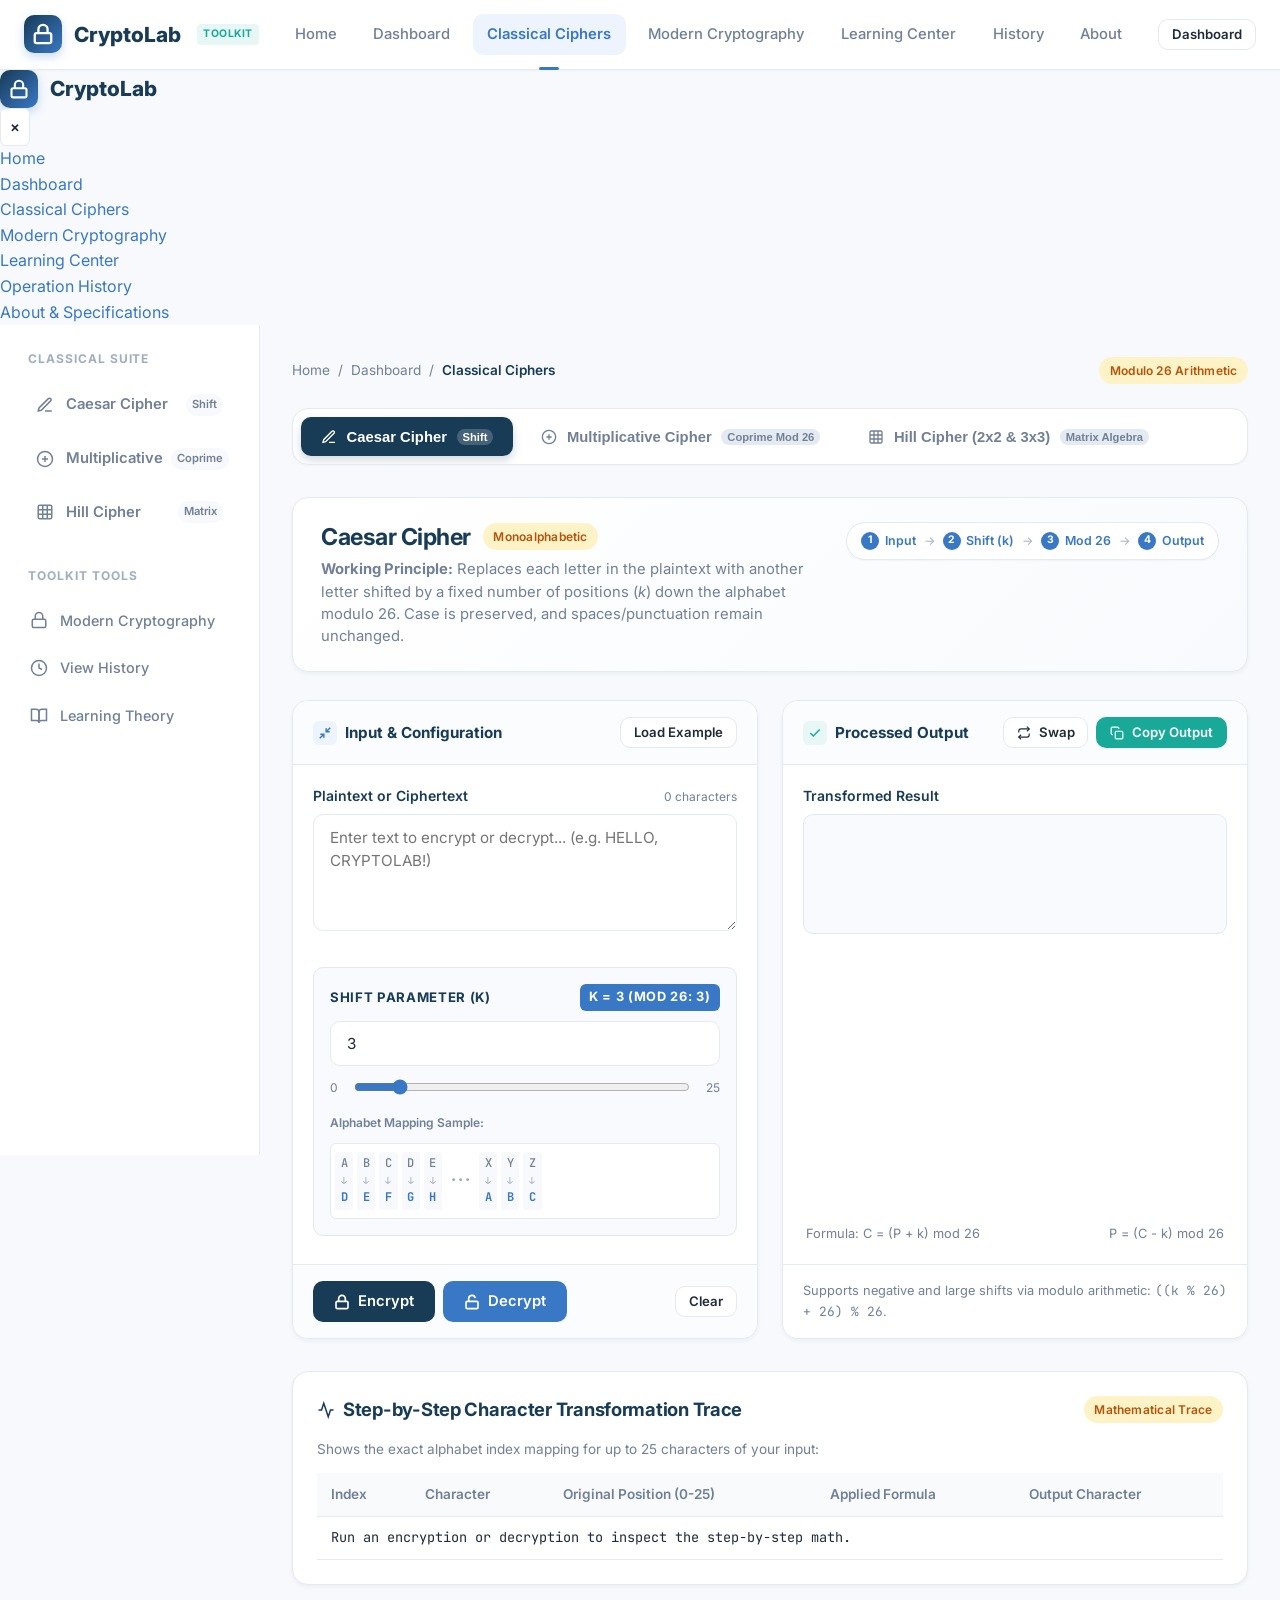
<file: classical.html>
<!DOCTYPE html>
<html lang="en">
<head>
  <meta charset="UTF-8">
  <meta name="viewport" content="width=device-width, initial-scale=1.0">
  <title>Classical Ciphers – CryptoLab</title>
  <link rel="stylesheet" href="css/style.css">
  <link rel="stylesheet" href="css/algorithms.css">
  <link rel="stylesheet" href="css/responsive.css">
  <link rel="preconnect" href="https://fonts.googleapis.com">
  <link rel="preconnect" href="https://fonts.gstatic.com" crossorigin>
  <link href="https://fonts.googleapis.com/css2?family=Inter:wght@400;500;600;700;800&family=JetBrains+Mono:wght@400;500;600;700&display=swap" rel="stylesheet">
</head>
<body>

  <!-- Top Navigation Bar -->
  <header class="navbar">
    <div class="nav-container">
      <a href="index.html" class="nav-brand">
        <div class="brand-icon-wrapper">
          <svg width="22" height="22" viewBox="0 0 24 24" fill="none" stroke="currentColor" stroke-width="2.5"><rect x="3" y="11" width="18" height="11" rx="2" ry="2"></rect><path d="M7 11V7a5 5 0 0 1 10 0v4"></path></svg>
        </div>
        <span>CryptoLab</span>
        <span class="brand-badge">Toolkit</span>
      </a>

      <nav>
        <ul class="nav-menu">
          <li class="nav-item"><a href="index.html" class="nav-link">Home</a></li>
          <li class="nav-item"><a href="dashboard.html" class="nav-link">Dashboard</a></li>
          <li class="nav-item"><a href="classical.html" class="nav-link active">Classical Ciphers</a></li>
          <li class="nav-item"><a href="modern.html" class="nav-link">Modern Cryptography</a></li>
          <li class="nav-item"><a href="learning.html" class="nav-link">Learning Center</a></li>
          <li class="nav-item"><a href="history.html" class="nav-link">History</a></li>
          <li class="nav-item"><a href="about.html" class="nav-link">About</a></li>
        </ul>
      </nav>

      <div class="nav-actions">
        <a href="dashboard.html" class="btn btn-outline btn-sm">Dashboard</a>
        <button class="nav-mobile-toggle" aria-label="Toggle Navigation">
          <svg width="24" height="24" viewBox="0 0 24 24" fill="none" stroke="currentColor" stroke-width="2"><line x1="3" y1="12" x2="21" y2="12"></line><line x1="3" y1="6" x2="21" y2="6"></line><line x1="3" y1="18" x2="21" y2="18"></line></svg>
        </button>
      </div>
    </div>
  </header>

  <!-- Mobile Offcanvas Drawer -->
  <div class="mobile-drawer-overlay"></div>
  <aside class="mobile-drawer">
    <div class="mobile-drawer-header">
      <div class="nav-brand">
        <div class="brand-icon-wrapper">
          <svg width="20" height="20" viewBox="0 0 24 24" fill="none" stroke="currentColor" stroke-width="2.5"><rect x="3" y="11" width="18" height="11" rx="2" ry="2"></rect><path d="M7 11V7a5 5 0 0 1 10 0v4"></path></svg>
        </div>
        <span>CryptoLab</span>
      </div>
      <button class="mobile-drawer-close btn btn-outline btn-icon-only" aria-label="Close menu">&times;</button>
    </div>
    <ul class="mobile-drawer-links">
      <li><a href="index.html" class="mobile-drawer-link">Home</a></li>
      <li><a href="dashboard.html" class="mobile-drawer-link">Dashboard</a></li>
      <li><a href="classical.html" class="mobile-drawer-link active">Classical Ciphers</a></li>
      <li><a href="modern.html" class="mobile-drawer-link">Modern Cryptography</a></li>
      <li><a href="learning.html" class="mobile-drawer-link">Learning Center</a></li>
      <li><a href="history.html" class="mobile-drawer-link">Operation History</a></li>
      <li><a href="about.html" class="mobile-drawer-link">About & Specifications</a></li>
    </ul>
  </aside>

  <!-- App Layout -->
  <div class="app-layout">
    <!-- Sidebar -->
    <aside class="sidebar">
      <div class="sidebar-section">
        <span class="sidebar-title">Classical Suite</span>
        <ul class="sidebar-menu">
          <li>
            <a href="#caesar" class="sidebar-link active tab-btn" data-tab="tab-caesar">
              <div class="sidebar-link-content">
                <svg width="18" height="18" viewBox="0 0 24 24" fill="none" stroke="currentColor" stroke-width="2"><path d="M12 20h9"></path><path d="M16.5 3.5a2.121 2.121 0 0 1 3 3L7 19l-4 1 1-4L16.5 3.5z"></path></svg>
                <span>Caesar Cipher</span>
              </div>
              <span class="sidebar-chip">Shift</span>
            </a>
          </li>
          <li>
            <a href="#multiplicative" class="sidebar-link tab-btn" data-tab="tab-multiplicative">
              <div class="sidebar-link-content">
                <svg width="18" height="18" viewBox="0 0 24 24" fill="none" stroke="currentColor" stroke-width="2"><circle cx="12" cy="12" r="10"></circle><line x1="8" y1="12" x2="16" y2="12"></line><line x1="12" y1="8" x2="12" y2="16"></line></svg>
                <span>Multiplicative</span>
              </div>
              <span class="sidebar-chip">Coprime</span>
            </a>
          </li>
          <li>
            <a href="#hill" class="sidebar-link tab-btn" data-tab="tab-hill">
              <div class="sidebar-link-content">
                <svg width="18" height="18" viewBox="0 0 24 24" fill="none" stroke="currentColor" stroke-width="2"><rect x="3" y="3" width="18" height="18" rx="2" ry="2"></rect><line x1="3" y1="9" x2="21" y2="9"></line><line x1="3" y1="15" x2="21" y2="15"></line><line x1="9" y1="3" x2="9" y2="21"></line><line x1="15" y1="3" x2="15" y2="21"></line></svg>
                <span>Hill Cipher</span>
              </div>
              <span class="sidebar-chip">Matrix</span>
            </a>
          </li>
        </ul>
      </div>

      <div class="sidebar-section">
        <span class="sidebar-title">Toolkit Tools</span>
        <ul class="sidebar-menu">
          <li>
            <a href="modern.html" class="sidebar-link">
              <div class="sidebar-link-content">
                <svg width="18" height="18" viewBox="0 0 24 24" fill="none" stroke="currentColor" stroke-width="2"><rect x="3" y="11" width="18" height="11" rx="2" ry="2"></rect><path d="M7 11V7a5 5 0 0 1 10 0v4"></path></svg>
                <span>Modern Cryptography</span>
              </div>
            </a>
          </li>
          <li>
            <a href="history.html" class="sidebar-link">
              <div class="sidebar-link-content">
                <svg width="18" height="18" viewBox="0 0 24 24" fill="none" stroke="currentColor" stroke-width="2"><circle cx="12" cy="12" r="10"></circle><polyline points="12 6 12 12 16 14"></polyline></svg>
                <span>View History</span>
              </div>
            </a>
          </li>
          <li>
            <a href="learning.html" class="sidebar-link">
              <div class="sidebar-link-content">
                <svg width="18" height="18" viewBox="0 0 24 24" fill="none" stroke="currentColor" stroke-width="2"><path d="M2 3h6a4 4 0 0 1 4 4v14a3 3 0 0 0-3-3H2z"></path><path d="M22 3h-6a4 4 0 0 0-4 4v14a3 3 0 0 1 3-3h7z"></path></svg>
                <span>Learning Theory</span>
              </div>
            </a>
          </li>
        </ul>
      </div>
    </aside>

    <!-- Main Content -->
    <main class="main-content">
      <!-- Breadcrumb Bar -->
      <div class="breadcrumb-bar">
        <ul class="breadcrumb-list">
          <li class="breadcrumb-item"><a href="index.html">Home</a></li>
          <li class="breadcrumb-item">/</li>
          <li class="breadcrumb-item"><a href="dashboard.html">Dashboard</a></li>
          <li class="breadcrumb-item">/</li>
          <li class="breadcrumb-item active">Classical Ciphers</li>
        </ul>
        <span class="badge badge-classical">Modulo 26 Arithmetic</span>
      </div>

      <!-- Top Tabs Switcher -->
      <div class="algo-tabs-bar">
        <button type="button" class="algo-tab-btn active tab-btn" data-tab="tab-caesar">
          <svg width="16" height="16" viewBox="0 0 24 24" fill="none" stroke="currentColor" stroke-width="2"><path d="M12 20h9"></path><path d="M16.5 3.5a2.121 2.121 0 0 1 3 3L7 19l-4 1 1-4L16.5 3.5z"></path></svg>
          <span>Caesar Cipher</span>
          <span class="tab-badge">Shift</span>
        </button>
        <button type="button" class="algo-tab-btn tab-btn" data-tab="tab-multiplicative">
          <svg width="16" height="16" viewBox="0 0 24 24" fill="none" stroke="currentColor" stroke-width="2"><circle cx="12" cy="12" r="10"></circle><line x1="8" y1="12" x2="16" y2="12"></line><line x1="12" y1="8" x2="12" y2="16"></line></svg>
          <span>Multiplicative Cipher</span>
          <span class="tab-badge">Coprime Mod 26</span>
        </button>
        <button type="button" class="algo-tab-btn tab-btn" data-tab="tab-hill">
          <svg width="16" height="16" viewBox="0 0 24 24" fill="none" stroke="currentColor" stroke-width="2"><rect x="3" y="3" width="18" height="18" rx="2" ry="2"></rect><line x1="3" y1="9" x2="21" y2="9"></line><line x1="3" y1="15" x2="21" y2="15"></line><line x1="9" y1="3" x2="9" y2="21"></line><line x1="15" y1="3" x2="15" y2="21"></line></svg>
          <span>Hill Cipher (2x2 & 3x3)</span>
          <span class="tab-badge">Matrix Algebra</span>
        </button>
      </div>

      <!-- ===================================================================
           TAB 1: CAESAR CIPHER
           =================================================================== -->
      <div id="tab-caesar" class="tab-pane active">
        <!-- Info Banner -->
        <div class="algo-hero-card">
          <div class="algo-hero-content">
            <div class="algo-hero-title-row">
              <h2>Caesar Cipher</h2>
              <span class="badge badge-classical">Monoalphabetic</span>
            </div>
            <p>
              <strong>Working Principle:</strong> Replaces each letter in the plaintext with another letter shifted by a fixed number of positions (<em>k</em>) down the alphabet modulo 26. Case is preserved, and spaces/punctuation remain unchanged.
            </p>
          </div>
          <div class="algo-workflow-steps">
            <div class="wf-step active">
              <span class="wf-step-num">1</span>
              <span>Input</span>
            </div>
            <span class="wf-arrow">&rarr;</span>
            <div class="wf-step active">
              <span class="wf-step-num">2</span>
              <span>Shift (k)</span>
            </div>
            <span class="wf-arrow">&rarr;</span>
            <div class="wf-step active">
              <span class="wf-step-num">3</span>
              <span>Mod 26</span>
            </div>
            <span class="wf-arrow">&rarr;</span>
            <div class="wf-step active">
              <span class="wf-step-num">4</span>
              <span>Output</span>
            </div>
          </div>
        </div>

        <!-- Interactive Workspace -->
        <div class="workspace-grid">
          <!-- Left Panel: Input & Key -->
          <div class="workspace-panel">
            <div class="panel-header">
              <div class="panel-title">
                <div class="panel-title-icon input-icon">
                  <svg width="14" height="14" viewBox="0 0 24 24" fill="none" stroke="currentColor" stroke-width="2.5"><polyline points="4 14 10 14 10 20"></polyline><polyline points="20 10 14 10 14 4"></polyline><line x1="14" y1="10" x2="21" y2="3"></line><line x1="3" y1="21" x2="10" y2="14"></line></svg>
                </div>
                <span>Input & Configuration</span>
              </div>
              <div class="panel-header-actions">
                <button type="button" class="btn btn-outline btn-sm" id="caesar-example-btn">Load Example</button>
              </div>
            </div>

            <div class="panel-body">
              <!-- Plaintext Input -->
              <div class="form-group">
                <label class="form-label" for="caesar-input">
                  <span>Plaintext or Ciphertext</span>
                  <span class="form-label-hint" id="caesar-char-count">0 characters</span>
                </label>
                <textarea id="caesar-input" class="form-control" rows="4" placeholder="Enter text to encrypt or decrypt... (e.g. HELLO, CRYPTOLAB!)"></textarea>
              </div>

              <!-- Key Parameter Box -->
              <div class="key-box">
                <div class="key-box-title">
                  <span>Shift Parameter (k)</span>
                  <span class="shift-indicator-badge" id="caesar-shift-badge">k = 3 (mod 26: 3)</span>
                </div>
                
                <div class="shift-control-group">
                  <div class="shift-input-wrapper">
                    <input type="number" id="caesar-shift" class="form-control" value="3" placeholder="Enter integer shift key">
                  </div>
                </div>

                <div class="shift-slider-box">
                  <span style="font-size: 0.75rem; color: var(--text-muted);">0</span>
                  <input type="range" id="caesar-slider" class="shift-slider" min="0" max="25" value="3">
                  <span style="font-size: 0.75rem; color: var(--text-muted);">25</span>
                </div>

                <!-- Alphabet Mapping Preview Strip -->
                <div style="margin-top: 0.75rem;">
                  <span style="font-size: 0.75rem; font-weight: 600; color: var(--text-muted);">Alphabet Mapping Sample:</span>
                  <div class="alphabet-mapping-preview" id="caesar-mapping-preview"></div>
                </div>
              </div>
            </div>

            <div class="panel-footer">
              <div style="display: flex; gap: 0.5rem;">
                <button type="button" class="btn btn-primary" id="caesar-encrypt-btn">
                  <svg width="16" height="16" viewBox="0 0 24 24" fill="none" stroke="currentColor" stroke-width="2.5"><rect x="3" y="11" width="18" height="11" rx="2" ry="2"></rect><path d="M7 11V7a5 5 0 0 1 10 0v4"></path></svg>
                  <span>Encrypt</span>
                </button>
                <button type="button" class="btn btn-secondary" id="caesar-decrypt-btn">
                  <svg width="16" height="16" viewBox="0 0 24 24" fill="none" stroke="currentColor" stroke-width="2.5"><rect x="3" y="11" width="18" height="11" rx="2" ry="2"></rect><path d="M7 11V7a5 5 0 0 1 9.9-1"></path></svg>
                  <span>Decrypt</span>
                </button>
              </div>
              <button type="button" class="btn btn-outline btn-sm" id="caesar-clear-btn">Clear</button>
            </div>
          </div>

          <!-- Right Panel: Output & Controls -->
          <div class="workspace-panel">
            <div class="panel-header">
              <div class="panel-title">
                <div class="panel-title-icon output-icon">
                  <svg width="14" height="14" viewBox="0 0 24 24" fill="none" stroke="currentColor" stroke-width="2.5"><polyline points="20 6 9 17 4 12"></polyline></svg>
                </div>
                <span>Processed Output</span>
              </div>
              <div class="panel-header-actions">
                <button type="button" class="btn btn-outline btn-sm" id="caesar-swap-btn" title="Swap output to input">
                  <svg width="14" height="14" viewBox="0 0 24 24" fill="none" stroke="currentColor" stroke-width="2"><polyline points="17 1 21 5 17 9"></polyline><path d="M3 11V9a4 4 0 0 1 4-4h14"></path><polyline points="7 23 3 19 7 15"></polyline><path d="M21 13v2a4 4 0 0 1-4 4H3"></path></svg>
                  <span>Swap</span>
                </button>
                <button type="button" class="btn btn-accent btn-sm" id="caesar-copy-btn">
                  <svg width="14" height="14" viewBox="0 0 24 24" fill="none" stroke="currentColor" stroke-width="2"><rect x="9" y="9" width="13" height="13" rx="2" ry="2"></rect><path d="M5 15H4a2 2 0 0 1-2-2V4a2 2 0 0 1 2-2h9a2 2 0 0 1 2 2v1"></path></svg>
                  <span>Copy Output</span>
                </button>
              </div>
            </div>

            <div class="panel-body">
              <div class="form-group" style="flex: 1; margin-bottom: 0;">
                <label class="form-label">Transformed Result</label>
                <div class="output-result-box" id="caesar-output"></div>
              </div>
              <div class="output-meta-bar">
                <span>Formula: C = (P + k) mod 26</span>
                <span>P = (C - k) mod 26</span>
              </div>
            </div>

            <div class="panel-footer" style="background: #FFFFFF;">
              <span style="font-size: 0.8rem; color: var(--text-muted);">
                Supports negative and large shifts via modulo arithmetic: <code>((k % 26) + 26) % 26</code>.
              </span>
            </div>
          </div>
        </div>

        <!-- Step-by-Step Educational Drawer -->
        <div class="steps-container">
          <div class="steps-header">
            <h3>
              <svg width="18" height="18" viewBox="0 0 24 24" fill="none" stroke="currentColor" stroke-width="2"><polyline points="22 12 18 12 15 21 9 3 6 12 2 12"></polyline></svg>
              <span>Step-by-Step Character Transformation Trace</span>
            </h3>
            <span class="badge badge-classical">Mathematical Trace</span>
          </div>
          <p style="font-size: 0.85rem; color: var(--text-muted); margin-bottom: 0.75rem;">
            Shows the exact alphabet index mapping for up to 25 characters of your input:
          </p>
          <div class="steps-table-wrapper">
            <table class="steps-table">
              <thead>
                <tr>
                  <th>Index</th>
                  <th>Character</th>
                  <th>Original Position (0-25)</th>
                  <th>Applied Formula</th>
                  <th>Output Character</th>
                </tr>
              </thead>
              <tbody id="caesar-steps-body">
                <tr>
                  <td colspan="5" class="empty-state">
                    Run an encryption or decryption to inspect the step-by-step math.
                  </td>
                </tr>
              </tbody>
            </table>
          </div>
        </div>
      </div>

      <!-- ===================================================================
           TAB 2: MULTIPLICATIVE CIPHER
           =================================================================== -->
      <div id="tab-multiplicative" class="tab-pane">
        <!-- Info Banner -->
        <div class="algo-hero-card">
          <div class="algo-hero-content">
            <div class="algo-hero-title-row">
              <h2>Multiplicative Cipher</h2>
              <span class="badge badge-classical">Modular Arithmetic</span>
            </div>
            <p>
              <strong>Working Principle:</strong> Multiplies the position of each letter by a key <em>k</em> modulo 26: <code>C = (P × k) mod 26</code>. For decryption to be possible, the key <em>k</em> must be <strong>coprime</strong> with 26 (i.e. <code>gcd(k, 26) = 1</code>). Decryption uses the modular multiplicative inverse: <code>P = (C × k⁻¹) mod 26</code>.
            </p>
          </div>
          <div class="algo-workflow-steps">
            <div class="wf-step active">
              <span class="wf-step-num">1</span>
              <span>P ∈ [0, 25]</span>
            </div>
            <span class="wf-arrow">&rarr;</span>
            <div class="wf-step active">
              <span class="wf-step-num">2</span>
              <span>gcd(k,26)=1</span>
            </div>
            <span class="wf-arrow">&rarr;</span>
            <div class="wf-step active">
              <span class="wf-step-num">3</span>
              <span>(P × k) mod 26</span>
            </div>
            <span class="wf-arrow">&rarr;</span>
            <div class="wf-step active">
              <span class="wf-step-num">4</span>
              <span>C</span>
            </div>
          </div>
        </div>

        <!-- Interactive Workspace -->
        <div class="workspace-grid">
          <!-- Left Panel -->
          <div class="workspace-panel">
            <div class="panel-header">
              <div class="panel-title">
                <div class="panel-title-icon input-icon">
                  <svg width="14" height="14" viewBox="0 0 24 24" fill="none" stroke="currentColor" stroke-width="2.5"><circle cx="12" cy="12" r="10"></circle><line x1="12" y1="8" x2="12" y2="16"></line><line x1="8" y1="12" x2="16" y2="12"></line></svg>
                </div>
                <span>Input & Coprime Key</span>
              </div>
              <div class="panel-header-actions">
                <button type="button" class="btn btn-outline btn-sm" id="mult-example-btn">Load Example</button>
              </div>
            </div>

            <div class="panel-body">
              <div class="form-group">
                <label class="form-label" for="mult-input">Plaintext or Ciphertext</label>
                <textarea id="mult-input" class="form-control" rows="4" placeholder="Enter text (e.g. HELLO)..."></textarea>
              </div>

              <!-- Multiplicative Key Control -->
              <div class="key-box">
                <div class="key-box-title">
                  <span>Multiplicative Key (k)</span>
                  <span style="font-size: 0.75rem; color: var(--text-muted);">Must satisfy gcd(k, 26) = 1</span>
                </div>

                <input type="number" id="mult-key" class="form-control" value="5" placeholder="Enter key (e.g. 5, 7, 11)">

                <!-- Status Banner: Valid Coprime or Invertibility Error -->
                <div id="mult-status-banner" class="coprime-status-banner coprime-valid" style="margin-top: 0.75rem;"></div>

                <!-- Quick Pick Valid Coprime Keys -->
                <div style="margin-top: 0.75rem;">
                  <span style="font-size: 0.75rem; font-weight: 600; color: var(--text-muted);">Quick-Pick Coprime Keys (mod 26):</span>
                  <div class="coprime-quick-picks" id="mult-quick-picks"></div>
                </div>
              </div>
            </div>

            <div class="panel-footer">
              <div style="display: flex; gap: 0.5rem;">
                <button type="button" class="btn btn-primary" id="mult-encrypt-btn">
                  <svg width="16" height="16" viewBox="0 0 24 24" fill="none" stroke="currentColor" stroke-width="2.5"><rect x="3" y="11" width="18" height="11" rx="2" ry="2"></rect><path d="M7 11V7a5 5 0 0 1 10 0v4"></path></svg>
                  <span>Encrypt</span>
                </button>
                <button type="button" class="btn btn-secondary" id="mult-decrypt-btn">
                  <svg width="16" height="16" viewBox="0 0 24 24" fill="none" stroke="currentColor" stroke-width="2.5"><rect x="3" y="11" width="18" height="11" rx="2" ry="2"></rect><path d="M7 11V7a5 5 0 0 1 9.9-1"></path></svg>
                  <span>Decrypt</span>
                </button>
              </div>
              <button type="button" class="btn btn-outline btn-sm" id="mult-clear-btn">Clear</button>
            </div>
          </div>

          <!-- Right Panel -->
          <div class="workspace-panel">
            <div class="panel-header">
              <div class="panel-title">
                <div class="panel-title-icon output-icon">
                  <svg width="14" height="14" viewBox="0 0 24 24" fill="none" stroke="currentColor" stroke-width="2.5"><polyline points="20 6 9 17 4 12"></polyline></svg>
                </div>
                <span>Processed Output</span>
              </div>
              <div class="panel-header-actions">
                <button type="button" class="btn btn-outline btn-sm" id="mult-swap-btn">
                  <svg width="14" height="14" viewBox="0 0 24 24" fill="none" stroke="currentColor" stroke-width="2"><polyline points="17 1 21 5 17 9"></polyline><path d="M3 11V9a4 4 0 0 1 4-4h14"></path><polyline points="7 23 3 19 7 15"></polyline><path d="M21 13v2a4 4 0 0 1-4 4H3"></path></svg>
                  <span>Swap</span>
                </button>
                <button type="button" class="btn btn-accent btn-sm" id="mult-copy-btn">
                  <svg width="14" height="14" viewBox="0 0 24 24" fill="none" stroke="currentColor" stroke-width="2"><rect x="9" y="9" width="13" height="13" rx="2" ry="2"></rect><path d="M5 15H4a2 2 0 0 1-2-2V4a2 2 0 0 1 2-2h9a2 2 0 0 1 2 2v1"></path></svg>
                  <span>Copy Output</span>
                </button>
              </div>
            </div>

            <div class="panel-body">
              <div class="form-group" style="flex: 1; margin-bottom: 0;">
                <label class="form-label">Transformed Result</label>
                <div class="output-result-box" id="mult-output"></div>
              </div>
              <div class="output-meta-bar">
                <span>Encryption: C = (P × k) mod 26</span>
                <span>Decryption: P = (C × k⁻¹) mod 26</span>
              </div>
            </div>

            <div class="panel-footer" style="background: #FFFFFF;">
              <span style="font-size: 0.8rem; color: var(--text-muted);">
                Modular multiplicative inverse <code>k⁻¹</code> is computed via Extended Euclidean Algorithm: <code>(k × k⁻¹) ≡ 1 (mod 26)</code>.
              </span>
            </div>
          </div>
        </div>

        <!-- Step-by-Step Educational Drawer -->
        <div class="steps-container">
          <div class="steps-header">
            <h3>
              <svg width="18" height="18" viewBox="0 0 24 24" fill="none" stroke="currentColor" stroke-width="2"><polyline points="22 12 18 12 15 21 9 3 6 12 2 12"></polyline></svg>
              <span>Multiplicative Transformation Calculations</span>
            </h3>
            <span class="badge badge-classical">Math Steps</span>
          </div>
          <div class="steps-table-wrapper">
            <table class="steps-table">
              <thead>
                <tr>
                  <th>Index</th>
                  <th>Character</th>
                  <th>Alphabet Value (P)</th>
                  <th>Modular Calculation</th>
                  <th>Result (C)</th>
                </tr>
              </thead>
              <tbody id="mult-steps-body">
                <tr>
                  <td colspan="5" class="empty-state">
                    Run encryption or decryption to inspect the step-by-step calculations.
                  </td>
                </tr>
              </tbody>
            </table>
          </div>
        </div>
      </div>

      <!-- ===================================================================
           TAB 3: HILL CIPHER (2x2 & 3x3)
           =================================================================== -->
      <div id="tab-hill" class="tab-pane">
        <!-- Info Banner -->
        <div class="algo-hero-card">
          <div class="algo-hero-content">
            <div class="algo-hero-title-row">
              <h2>Hill Cipher (Polygraphic)</h2>
              <span class="badge badge-classical">Matrix Modulo 26</span>
            </div>
            <p>
              <strong>Working Principle:</strong> Groups plaintext into blocks of size <em>N</em> (2 or 3) and multiplies the block vector by an invertible key matrix <em>K</em> modulo 26: <code>C = (K × P) mod 26</code>. Decryption requires computing the modular inverse matrix: <code>K⁻¹ = det(K)⁻¹ × adj(K) mod 26</code>.
            </p>
          </div>
          <div class="algo-workflow-steps">
            <div class="wf-step active">
              <span class="wf-step-num">1</span>
              <span>Block Vectors</span>
            </div>
            <span class="wf-arrow">&rarr;</span>
            <div class="wf-step active">
              <span class="wf-step-num">2</span>
              <span>Matrix Editor</span>
            </div>
            <span class="wf-arrow">&rarr;</span>
            <div class="wf-step active">
              <span class="wf-step-num">3</span>
              <span>det(K)⁻¹ mod 26</span>
            </div>
            <span class="wf-arrow">&rarr;</span>
            <div class="wf-step active">
              <span class="wf-step-num">4</span>
              <span>Ciphertext</span>
            </div>
          </div>
        </div>

        <!-- Interactive Workspace -->
        <div class="workspace-grid">
          <!-- Left Panel: Input & Matrix Editor -->
          <div class="workspace-panel">
            <div class="panel-header">
              <div class="panel-title">
                <div class="panel-title-icon input-icon">
                  <svg width="14" height="14" viewBox="0 0 24 24" fill="none" stroke="currentColor" stroke-width="2.5"><rect x="3" y="3" width="18" height="18" rx="2" ry="2"></rect><line x1="9" y1="3" x2="9" y2="21"></line><line x1="3" y1="9" x2="21" y2="9"></line></svg>
                </div>
                <span>Input & Key Matrix</span>
              </div>
              <div class="panel-header-actions">
                <button type="button" class="btn btn-outline btn-sm" id="hill-example-btn">Load Example</button>
              </div>
            </div>

            <div class="panel-body">
              <div class="form-group">
                <label class="form-label" for="hill-input">
                  <span>Plaintext / Ciphertext (Letters A-Z)</span>
                  <span class="form-label-hint">Non-letters filtered; padded with 'X'</span>
                </label>
                <textarea id="hill-input" class="form-control" rows="3" placeholder="Enter text (e.g. HELP or ATTACKATDAWN)..."></textarea>
              </div>

              <!-- Matrix Editor Card -->
              <div class="key-box">
                <div class="matrix-toolbar">
                  <span class="key-box-title" style="margin-bottom: 0;">Key Matrix (K)</span>
                  <div class="matrix-size-selector">
                    <button type="button" class="matrix-size-btn active" id="hill-size-2">2x2 Matrix</button>
                    <button type="button" class="matrix-size-btn" id="hill-size-3">3x3 Matrix</button>
                  </div>
                </div>

                <!-- Matrix Numerical Grid -->
                <div class="matrix-grid-container">
                  <span class="matrix-bracket">[</span>
                  <div id="hill-matrix-grid" class="matrix-grid grid-2x2"></div>
                  <span class="matrix-bracket">]</span>
                </div>

                <!-- Invertibility & Determinant Status -->
                <div id="hill-status-banner" class="coprime-status-banner coprime-valid"></div>

                <!-- Inverse Matrix Computed Preview -->
                <div style="margin-top: 0.75rem;">
                  <span style="font-size: 0.75rem; font-weight: 600; color: var(--text-muted);">Computed Modular Inverse Matrix (K⁻¹ mod 26):</span>
                  <pre id="hill-inv-matrix-preview" style="background:#FFFFFF; border:1px solid var(--border-color); padding:6px 10px; border-radius:6px; font-size:0.75rem; margin-top:4px; font-family:var(--font-mono);"></pre>
                </div>
              </div>
            </div>

            <div class="panel-footer">
              <div style="display: flex; gap: 0.5rem;">
                <button type="button" class="btn btn-primary" id="hill-encrypt-btn">
                  <svg width="16" height="16" viewBox="0 0 24 24" fill="none" stroke="currentColor" stroke-width="2.5"><rect x="3" y="11" width="18" height="11" rx="2" ry="2"></rect><path d="M7 11V7a5 5 0 0 1 10 0v4"></path></svg>
                  <span>Encrypt</span>
                </button>
                <button type="button" class="btn btn-secondary" id="hill-decrypt-btn">
                  <svg width="16" height="16" viewBox="0 0 24 24" fill="none" stroke="currentColor" stroke-width="2.5"><rect x="3" y="11" width="18" height="11" rx="2" ry="2"></rect><path d="M7 11V7a5 5 0 0 1 9.9-1"></path></svg>
                  <span>Decrypt</span>
                </button>
              </div>
              <button type="button" class="btn btn-outline btn-sm" id="hill-clear-btn">Clear</button>
            </div>
          </div>

          <!-- Right Panel: Output -->
          <div class="workspace-panel">
            <div class="panel-header">
              <div class="panel-title">
                <div class="panel-title-icon output-icon">
                  <svg width="14" height="14" viewBox="0 0 24 24" fill="none" stroke="currentColor" stroke-width="2.5"><polyline points="20 6 9 17 4 12"></polyline></svg>
                </div>
                <span>Processed Output</span>
              </div>
              <div class="panel-header-actions">
                <button type="button" class="btn btn-outline btn-sm" id="hill-swap-btn">
                  <svg width="14" height="14" viewBox="0 0 24 24" fill="none" stroke="currentColor" stroke-width="2"><polyline points="17 1 21 5 17 9"></polyline><path d="M3 11V9a4 4 0 0 1 4-4h14"></path><polyline points="7 23 3 19 7 15"></polyline><path d="M21 13v2a4 4 0 0 1-4 4H3"></path></svg>
                  <span>Swap</span>
                </button>
                <button type="button" class="btn btn-accent btn-sm" id="hill-copy-btn">
                  <svg width="14" height="14" viewBox="0 0 24 24" fill="none" stroke="currentColor" stroke-width="2"><rect x="9" y="9" width="13" height="13" rx="2" ry="2"></rect><path d="M5 15H4a2 2 0 0 1-2-2V4a2 2 0 0 1 2-2h9a2 2 0 0 1 2 2v1"></path></svg>
                  <span>Copy Output</span>
                </button>
              </div>
            </div>

            <div class="panel-body">
              <div class="form-group" style="flex: 1; margin-bottom: 0;">
                <label class="form-label">Transformed Result</label>
                <div class="output-result-box" id="hill-output"></div>
              </div>
              <div class="output-meta-bar">
                <span>Vector Equation: C = (K × P) mod 26</span>
                <span>P = (K⁻¹ × C) mod 26</span>
              </div>
            </div>

            <div class="panel-footer" style="background: #FFFFFF;">
              <span style="font-size: 0.8rem; color: var(--text-muted);">
                Padding notice: If text length is not a multiple of the matrix size, 'X' is appended and explained in the calculation breakdown below.
              </span>
            </div>
          </div>
        </div>

        <!-- Step-by-Step Educational Drawer -->
        <div class="steps-container">
          <div class="steps-header">
            <h3>
              <svg width="18" height="18" viewBox="0 0 24 24" fill="none" stroke="currentColor" stroke-width="2"><polyline points="22 12 18 12 15 21 9 3 6 12 2 12"></polyline></svg>
              <span>Matrix Multiplication Intermediate Steps</span>
            </h3>
            <span class="badge badge-classical">Matrix Math</span>
          </div>
          <div class="steps-table-wrapper">
            <table class="steps-table">
              <thead>
                <tr>
                  <th>Block #</th>
                  <th>Vector P</th>
                  <th>Dot Product Matrix Multiplication (mod 26)</th>
                  <th>Vector C</th>
                </tr>
              </thead>
              <tbody id="hill-steps-body">
                <tr>
                  <td colspan="4" class="empty-state">
                    Run encryption or decryption to inspect matrix-vector multiplication steps.
                  </td>
                </tr>
              </tbody>
            </table>
          </div>
        </div>
      </div>
    </main>
  </div>

  <script src="js/app.js"></script>
  <script src="js/navigation.js"></script>
  <script src="js/caesar.js"></script>
  <script src="js/multiplicative.js"></script>
  <script src="js/hill.js"></script>
  <script>
    document.addEventListener('DOMContentLoaded', () => {
      CaesarCipher.initUI();
      MultiplicativeCipher.initUI();
      HillCipher.initUI();

      // Check hash fragment to activate specific tab
      const hash = window.location.hash;
      if (hash === '#multiplicative') {
        const btn = document.querySelector('.tab-btn[data-tab="tab-multiplicative"]');
        if (btn) btn.click();
      } else if (hash === '#hill') {
        const btn = document.querySelector('.tab-btn[data-tab="tab-hill"]');
        if (btn) btn.click();
      }
    });
  </script>
</body>
</html>
</file>
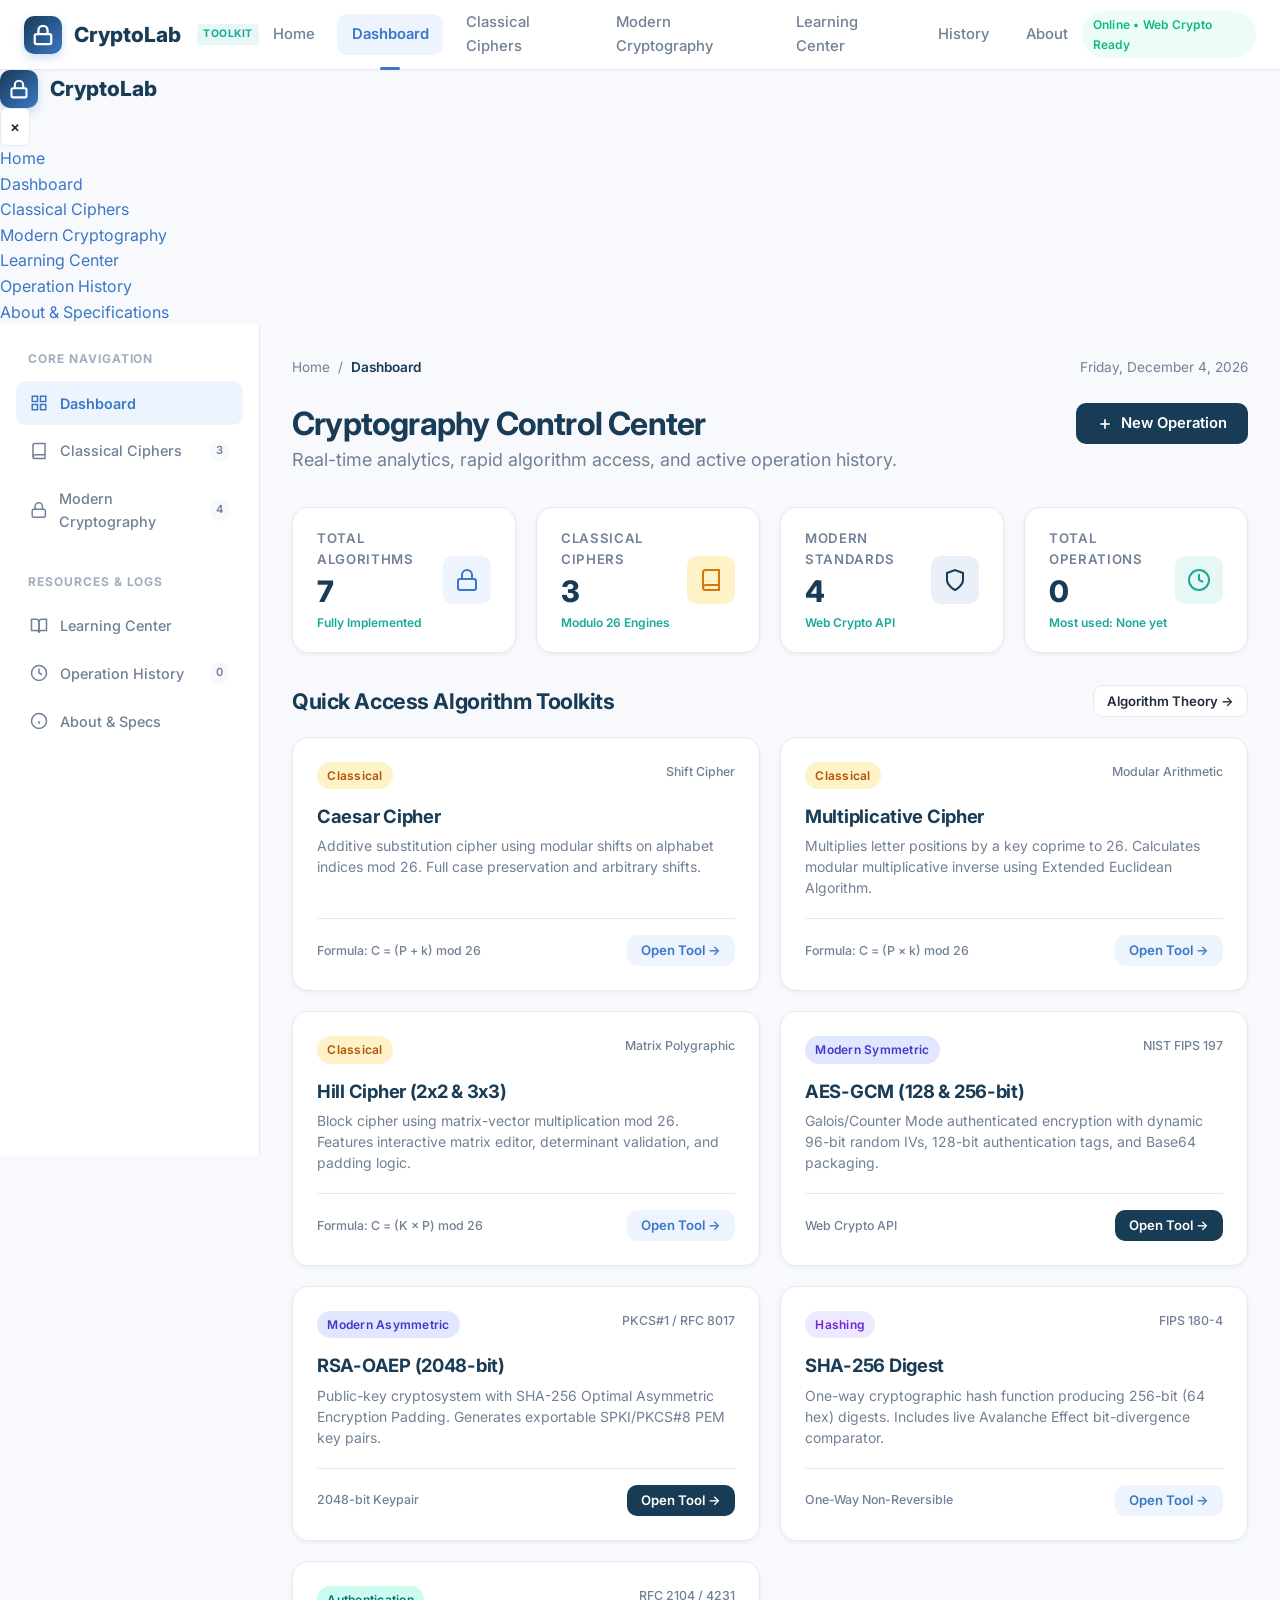
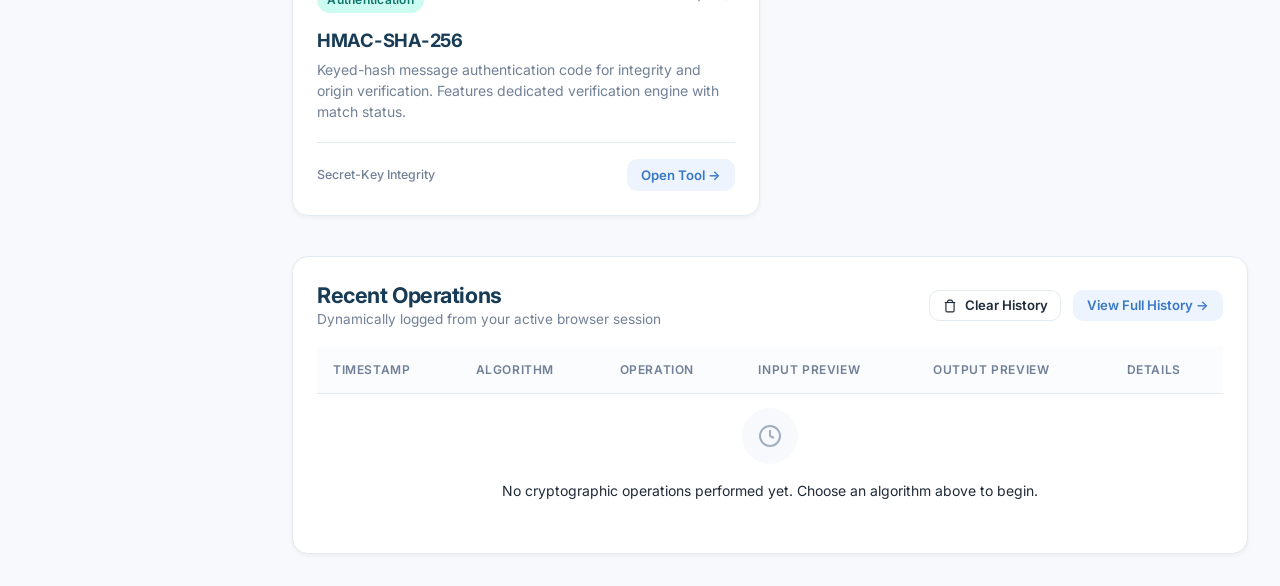
<file: dashboard.html>
<!DOCTYPE html>
<html lang="en">
<head>
  <meta charset="UTF-8">
  <meta name="viewport" content="width=device-width, initial-scale=1.0">
  <title>Dashboard – CryptoLab</title>
  <link rel="stylesheet" href="css/style.css">
  <link rel="stylesheet" href="css/dashboard.css">
  <link rel="stylesheet" href="css/responsive.css">
  <link rel="preconnect" href="https://fonts.googleapis.com">
  <link rel="preconnect" href="https://fonts.gstatic.com" crossorigin>
  <link href="https://fonts.googleapis.com/css2?family=Inter:wght@400;500;600;700;800&family=JetBrains+Mono:wght@400;500;600;700&display=swap" rel="stylesheet">
</head>
<body>

  <!-- Top Navigation Bar -->
  <header class="navbar">
    <div class="nav-container">
      <a href="index.html" class="nav-brand">
        <div class="brand-icon-wrapper">
          <svg width="22" height="22" viewBox="0 0 24 24" fill="none" stroke="currentColor" stroke-width="2.5"><rect x="3" y="11" width="18" height="11" rx="2" ry="2"></rect><path d="M7 11V7a5 5 0 0 1 10 0v4"></path></svg>
        </div>
        <span>CryptoLab</span>
        <span class="brand-badge">Toolkit</span>
      </a>

      <nav>
        <ul class="nav-menu">
          <li class="nav-item"><a href="index.html" class="nav-link">Home</a></li>
          <li class="nav-item"><a href="dashboard.html" class="nav-link active">Dashboard</a></li>
          <li class="nav-item"><a href="classical.html" class="nav-link">Classical Ciphers</a></li>
          <li class="nav-item"><a href="modern.html" class="nav-link">Modern Cryptography</a></li>
          <li class="nav-item"><a href="learning.html" class="nav-link">Learning Center</a></li>
          <li class="nav-item"><a href="history.html" class="nav-link">History</a></li>
          <li class="nav-item"><a href="about.html" class="nav-link">About</a></li>
        </ul>
      </nav>

      <div class="nav-actions">
        <span class="badge badge-success">Online &bullet; Web Crypto Ready</span>
        <button class="nav-mobile-toggle" aria-label="Toggle Navigation">
          <svg width="24" height="24" viewBox="0 0 24 24" fill="none" stroke="currentColor" stroke-width="2"><line x1="3" y1="12" x2="21" y2="12"></line><line x1="3" y1="6" x2="21" y2="6"></line><line x1="3" y1="18" x2="21" y2="18"></line></svg>
        </button>
      </div>
    </div>
  </header>

  <!-- Mobile Offcanvas Drawer -->
  <div class="mobile-drawer-overlay"></div>
  <aside class="mobile-drawer">
    <div class="mobile-drawer-header">
      <div class="nav-brand">
        <div class="brand-icon-wrapper">
          <svg width="20" height="20" viewBox="0 0 24 24" fill="none" stroke="currentColor" stroke-width="2.5"><rect x="3" y="11" width="18" height="11" rx="2" ry="2"></rect><path d="M7 11V7a5 5 0 0 1 10 0v4"></path></svg>
        </div>
        <span>CryptoLab</span>
      </div>
      <button class="mobile-drawer-close btn btn-outline btn-icon-only" aria-label="Close menu">&times;</button>
    </div>
    <ul class="mobile-drawer-links">
      <li><a href="index.html" class="mobile-drawer-link">Home</a></li>
      <li><a href="dashboard.html" class="mobile-drawer-link active">Dashboard</a></li>
      <li><a href="classical.html" class="mobile-drawer-link">Classical Ciphers</a></li>
      <li><a href="modern.html" class="mobile-drawer-link">Modern Cryptography</a></li>
      <li><a href="learning.html" class="mobile-drawer-link">Learning Center</a></li>
      <li><a href="history.html" class="mobile-drawer-link">Operation History</a></li>
      <li><a href="about.html" class="mobile-drawer-link">About & Specifications</a></li>
    </ul>
  </aside>

  <!-- App Layout with Sidebar -->
  <div class="app-layout">
    <!-- Sidebar -->
    <aside class="sidebar">
      <div class="sidebar-section">
        <span class="sidebar-title">Core Navigation</span>
        <ul class="sidebar-menu">
          <li>
            <a href="dashboard.html" class="sidebar-link active">
              <div class="sidebar-link-content">
                <svg width="18" height="18" viewBox="0 0 24 24" fill="none" stroke="currentColor" stroke-width="2"><rect x="3" y="3" width="7" height="7"></rect><rect x="14" y="3" width="7" height="7"></rect><rect x="14" y="14" width="7" height="7"></rect><rect x="3" y="14" width="7" height="7"></rect></svg>
                <span>Dashboard</span>
              </div>
            </a>
          </li>
          <li>
            <a href="classical.html" class="sidebar-link">
              <div class="sidebar-link-content">
                <svg width="18" height="18" viewBox="0 0 24 24" fill="none" stroke="currentColor" stroke-width="2"><path d="M4 19.5A2.5 2.5 0 0 1 6.5 17H20"></path><path d="M6.5 2H20v20H6.5A2.5 2.5 0 0 1 4 19.5v-15A2.5 2.5 0 0 1 6.5 2z"></path></svg>
                <span>Classical Ciphers</span>
              </div>
              <span class="sidebar-chip">3</span>
            </a>
          </li>
          <li>
            <a href="modern.html" class="sidebar-link">
              <div class="sidebar-link-content">
                <svg width="18" height="18" viewBox="0 0 24 24" fill="none" stroke="currentColor" stroke-width="2"><rect x="3" y="11" width="18" height="11" rx="2" ry="2"></rect><path d="M7 11V7a5 5 0 0 1 10 0v4"></path></svg>
                <span>Modern Cryptography</span>
              </div>
              <span class="sidebar-chip">4</span>
            </a>
          </li>
        </ul>
      </div>

      <div class="sidebar-section">
        <span class="sidebar-title">Resources & Logs</span>
        <ul class="sidebar-menu">
          <li>
            <a href="learning.html" class="sidebar-link">
              <div class="sidebar-link-content">
                <svg width="18" height="18" viewBox="0 0 24 24" fill="none" stroke="currentColor" stroke-width="2"><path d="M2 3h6a4 4 0 0 1 4 4v14a3 3 0 0 0-3-3H2z"></path><path d="M22 3h-6a4 4 0 0 0-4 4v14a3 3 0 0 1 3-3h7z"></path></svg>
                <span>Learning Center</span>
              </div>
            </a>
          </li>
          <li>
            <a href="history.html" class="sidebar-link">
              <div class="sidebar-link-content">
                <svg width="18" height="18" viewBox="0 0 24 24" fill="none" stroke="currentColor" stroke-width="2"><circle cx="12" cy="12" r="10"></circle><polyline points="12 6 12 12 16 14"></polyline></svg>
                <span>Operation History</span>
              </div>
              <span class="sidebar-chip" id="sidebar-history-count">0</span>
            </a>
          </li>
          <li>
            <a href="about.html" class="sidebar-link">
              <div class="sidebar-link-content">
                <svg width="18" height="18" viewBox="0 0 24 24" fill="none" stroke="currentColor" stroke-width="2"><circle cx="12" cy="12" r="10"></circle><line x1="12" y1="16" x2="12" y2="12"></line><line x1="12" y1="8" x2="12.01" y2="8"></line></svg>
                <span>About & Specs</span>
              </div>
            </a>
          </li>
        </ul>
      </div>
    </aside>

    <!-- Main Content Area -->
    <main class="main-content">
      <!-- Breadcrumb Bar -->
      <div class="breadcrumb-bar">
        <ul class="breadcrumb-list">
          <li class="breadcrumb-item"><a href="index.html">Home</a></li>
          <li class="breadcrumb-item">/</li>
          <li class="breadcrumb-item active">Dashboard</li>
        </ul>
        <div style="font-size: 0.85rem; color: var(--text-muted);" id="current-date-badge"></div>
      </div>

      <!-- Welcome Page Header -->
      <div class="page-header">
        <div>
          <h1 style="font-size: 2rem;">Cryptography Control Center</h1>
          <p class="lead" style="margin-bottom: 0;">
            Real-time analytics, rapid algorithm access, and active operation history.
          </p>
        </div>
        <div>
          <a href="classical.html" class="btn btn-primary">
            <svg width="16" height="16" viewBox="0 0 24 24" fill="none" stroke="currentColor" stroke-width="2.5"><line x1="12" y1="5" x2="12" y2="19"></line><line x1="5" y1="12" x2="19" y2="12"></line></svg>
            <span>New Operation</span>
          </a>
        </div>
      </div>

      <!-- Actual Live Metrics Stats Grid -->
      <div class="stats-grid">
        <div class="stat-card">
          <div class="stat-info">
            <span class="stat-label">Total Algorithms</span>
            <span class="stat-value">7</span>
            <span class="stat-subtext">Fully Implemented</span>
          </div>
          <div class="stat-icon stat-icon-blue">
            <svg width="24" height="24" viewBox="0 0 24 24" fill="none" stroke="currentColor" stroke-width="2"><rect x="3" y="11" width="18" height="11" rx="2" ry="2"></rect><path d="M7 11V7a5 5 0 0 1 10 0v4"></path></svg>
          </div>
        </div>

        <div class="stat-card">
          <div class="stat-info">
            <span class="stat-label">Classical Ciphers</span>
            <span class="stat-value">3</span>
            <span class="stat-subtext">Modulo 26 Engines</span>
          </div>
          <div class="stat-icon stat-icon-amber">
            <svg width="24" height="24" viewBox="0 0 24 24" fill="none" stroke="currentColor" stroke-width="2"><path d="M4 19.5A2.5 2.5 0 0 1 6.5 17H20"></path><path d="M6.5 2H20v20H6.5A2.5 2.5 0 0 1 4 19.5v-15A2.5 2.5 0 0 1 6.5 2z"></path></svg>
          </div>
        </div>

        <div class="stat-card">
          <div class="stat-info">
            <span class="stat-label">Modern Standards</span>
            <span class="stat-value">4</span>
            <span class="stat-subtext">Web Crypto API</span>
          </div>
          <div class="stat-icon stat-icon-navy">
            <svg width="24" height="24" viewBox="0 0 24 24" fill="none" stroke="currentColor" stroke-width="2"><path d="M12 22s8-4 8-10V5l-8-3-8 3v7c0 6 8 10 8 10z"></path></svg>
          </div>
        </div>

        <div class="stat-card">
          <div class="stat-info">
            <span class="stat-label">Total Operations</span>
            <span class="stat-value" id="dash-total-ops">0</span>
            <span class="stat-subtext" id="dash-top-algo">None yet</span>
          </div>
          <div class="stat-icon stat-icon-teal">
            <svg width="24" height="24" viewBox="0 0 24 24" fill="none" stroke="currentColor" stroke-width="2"><circle cx="12" cy="12" r="10"></circle><polyline points="12 6 12 12 16 14"></polyline></svg>
          </div>
        </div>
      </div>

      <!-- Quick Access Algorithm Cards Grid -->
      <div class="section-header">
        <h2>Quick Access Algorithm Toolkits</h2>
        <a href="learning.html" class="btn btn-outline btn-sm">Algorithm Theory &rarr;</a>
      </div>

      <div class="algo-cards-grid">
        <!-- Caesar -->
        <div class="algo-card classical">
          <div>
            <div class="algo-card-top">
              <span class="badge badge-classical">Classical</span>
              <span class="algo-meta">Shift Cipher</span>
            </div>
            <h3>Caesar Cipher</h3>
            <p>Additive substitution cipher using modular shifts on alphabet indices mod 26. Full case preservation and arbitrary shifts.</p>
          </div>
          <div class="algo-card-footer">
            <span class="algo-meta">Formula: C = (P + k) mod 26</span>
            <a href="classical.html#caesar" class="btn btn-subtle btn-sm">Open Tool &rarr;</a>
          </div>
        </div>

        <!-- Multiplicative -->
        <div class="algo-card classical">
          <div>
            <div class="algo-card-top">
              <span class="badge badge-classical">Classical</span>
              <span class="algo-meta">Modular Arithmetic</span>
            </div>
            <h3>Multiplicative Cipher</h3>
            <p>Multiplies letter positions by a key coprime to 26. Calculates modular multiplicative inverse using Extended Euclidean Algorithm.</p>
          </div>
          <div class="algo-card-footer">
            <span class="algo-meta">Formula: C = (P × k) mod 26</span>
            <a href="classical.html#multiplicative" class="btn btn-subtle btn-sm">Open Tool &rarr;</a>
          </div>
        </div>

        <!-- Hill -->
        <div class="algo-card classical">
          <div>
            <div class="algo-card-top">
              <span class="badge badge-classical">Classical</span>
              <span class="algo-meta">Matrix Polygraphic</span>
            </div>
            <h3>Hill Cipher (2x2 & 3x3)</h3>
            <p>Block cipher using matrix-vector multiplication mod 26. Features interactive matrix editor, determinant validation, and padding logic.</p>
          </div>
          <div class="algo-card-footer">
            <span class="algo-meta">Formula: C = (K × P) mod 26</span>
            <a href="classical.html#hill" class="btn btn-subtle btn-sm">Open Tool &rarr;</a>
          </div>
        </div>

        <!-- AES-GCM -->
        <div class="algo-card modern">
          <div>
            <div class="algo-card-top">
              <span class="badge badge-modern">Modern Symmetric</span>
              <span class="algo-meta">NIST FIPS 197</span>
            </div>
            <h3>AES-GCM (128 & 256-bit)</h3>
            <p>Galois/Counter Mode authenticated encryption with dynamic 96-bit random IVs, 128-bit authentication tags, and Base64 packaging.</p>
          </div>
          <div class="algo-card-footer">
            <span class="algo-meta">Web Crypto API</span>
            <a href="modern.html#aes" class="btn btn-primary btn-sm">Open Tool &rarr;</a>
          </div>
        </div>

        <!-- RSA-OAEP -->
        <div class="algo-card modern">
          <div>
            <div class="algo-card-top">
              <span class="badge badge-modern">Modern Asymmetric</span>
              <span class="algo-meta">PKCS#1 / RFC 8017</span>
            </div>
            <h3>RSA-OAEP (2048-bit)</h3>
            <p>Public-key cryptosystem with SHA-256 Optimal Asymmetric Encryption Padding. Generates exportable SPKI/PKCS#8 PEM key pairs.</p>
          </div>
          <div class="algo-card-footer">
            <span class="algo-meta">2048-bit Keypair</span>
            <a href="modern.html#rsa" class="btn btn-primary btn-sm">Open Tool &rarr;</a>
          </div>
        </div>

        <!-- SHA-256 -->
        <div class="algo-card hash">
          <div>
            <div class="algo-card-top">
              <span class="badge badge-hash">Hashing</span>
              <span class="algo-meta">FIPS 180-4</span>
            </div>
            <h3>SHA-256 Digest</h3>
            <p>One-way cryptographic hash function producing 256-bit (64 hex) digests. Includes live Avalanche Effect bit-divergence comparator.</p>
          </div>
          <div class="algo-card-footer">
            <span class="algo-meta">One-Way Non-Reversible</span>
            <a href="modern.html#sha256" class="btn btn-subtle btn-sm">Open Tool &rarr;</a>
          </div>
        </div>

        <!-- HMAC-SHA-256 -->
        <div class="algo-card mac">
          <div>
            <div class="algo-card-top">
              <span class="badge badge-mac">Authentication</span>
              <span class="algo-meta">RFC 2104 / 4231</span>
            </div>
            <h3>HMAC-SHA-256</h3>
            <p>Keyed-hash message authentication code for integrity and origin verification. Features dedicated verification engine with match status.</p>
          </div>
          <div class="algo-card-footer">
            <span class="algo-meta">Secret-Key Integrity</span>
            <a href="modern.html#hmac" class="btn btn-subtle btn-sm">Open Tool &rarr;</a>
          </div>
        </div>
      </div>

      <!-- Recent Activity Table Card -->
      <div class="activity-card">
        <div class="section-header" style="margin-bottom: 1rem;">
          <div>
            <h2>Recent Operations</h2>
            <p style="font-size: 0.85rem; color: var(--text-muted); margin: 0;">Dynamically logged from your active browser session</p>
          </div>
          <div class="section-header-actions">
            <button class="btn btn-outline btn-sm" id="dash-clear-history-btn">
              <svg width="14" height="14" viewBox="0 0 24 24" fill="none" stroke="currentColor" stroke-width="2"><polyline points="3 6 5 6 21 6"></polyline><path d="M19 6v14a2 2 0 0 1-2 2H7a2 2 0 0 1-2-2V6m3 0V4a2 2 0 0 1 2-2h4a2 2 0 0 1 2 2v2"></path></svg>
              <span>Clear History</span>
            </button>
            <a href="history.html" class="btn btn-subtle btn-sm">View Full History &rarr;</a>
          </div>
        </div>

        <div class="table-responsive">
          <table class="activity-table">
            <thead>
              <tr>
                <th>Timestamp</th>
                <th>Algorithm</th>
                <th>Operation</th>
                <th>Input Preview</th>
                <th>Output Preview</th>
                <th>Details</th>
              </tr>
            </thead>
            <tbody id="dash-activity-table-body">
              <tr>
                <td colspan="6" class="empty-state">
                  <div class="empty-state-icon">
                    <svg width="24" height="24" viewBox="0 0 24 24" fill="none" stroke="currentColor" stroke-width="2"><circle cx="12" cy="12" r="10"></circle><polyline points="12 6 12 12 16 14"></polyline></svg>
                  </div>
                  <p>No cryptographic operations performed yet. Choose an algorithm above to begin.</p>
                </td>
              </tr>
            </tbody>
          </table>
        </div>
      </div>
    </main>
  </div>

  <script src="js/app.js"></script>
  <script src="js/navigation.js"></script>
  <script>
    // Dashboard Real Data Controller
    document.addEventListener('DOMContentLoaded', () => {
      const dateEl = document.getElementById('current-date-badge');
      if (dateEl) {
        dateEl.textContent = new Date().toLocaleDateString(undefined, {
          weekday: 'long', year: 'numeric', month: 'long', day: 'numeric'
        });
      }

      const renderDashboardStats = () => {
        const stats = HistoryManager.getStats();
        const totalOpsEl = document.getElementById('dash-total-ops');
        const topAlgoEl = document.getElementById('dash-top-algo');
        const sidebarHistoryCount = document.getElementById('sidebar-history-count');
        const tableBody = document.getElementById('dash-activity-table-body');

        if (totalOpsEl) totalOpsEl.textContent = stats.totalOperations;
        if (topAlgoEl) topAlgoEl.textContent = `Most used: ${stats.topAlgorithm}`;
        if (sidebarHistoryCount) sidebarHistoryCount.textContent = stats.totalOperations;

        if (tableBody) {
          if (stats.recent.length === 0) {
            tableBody.innerHTML = `
              <tr>
                <td colspan="6" class="empty-state">
                  <div class="empty-state-icon">
                    <svg width="24" height="24" viewBox="0 0 24 24" fill="none" stroke="currentColor" stroke-width="2"><circle cx="12" cy="12" r="10"></circle><polyline points="12 6 12 12 16 14"></polyline></svg>
                  </div>
                  <p>No cryptographic operations performed yet. Choose an algorithm above to begin.</p>
                </td>
              </tr>
            `;
          } else {
            tableBody.innerHTML = stats.recent.map(item => {
              let badgeClass = 'badge-modern';
              if (['Caesar Cipher', 'Multiplicative Cipher', 'Hill Cipher'].includes(item.algorithm)) {
                badgeClass = 'badge-classical';
              } else if (item.algorithm === 'SHA-256') {
                badgeClass = 'badge-hash';
              } else if (item.algorithm.startsWith('HMAC')) {
                badgeClass = 'badge-mac';
              }

              const timeStr = new Date(item.timestamp).toLocaleTimeString([], { hour: '2-digit', minute: '2-digit', second: '2-digit' });

              return `
                <tr>
                  <td style="color: var(--text-muted); font-size: 0.8rem; white-space: nowrap;">${timeStr}</td>
                  <td><span class="badge ${badgeClass}">${item.algorithm}</span></td>
                  <td><strong>${item.operation}</strong></td>
                  <td style="max-width: 150px; overflow: hidden; text-overflow: ellipsis; white-space: nowrap;">
                    <code style="font-size: 0.8rem; background: var(--bg-page); padding: 2px 5px; border-radius: 4px;">${item.inputSnippet || '—'}</code>
                  </td>
                  <td style="max-width: 180px; overflow: hidden; text-overflow: ellipsis; white-space: nowrap;">
                    <code style="font-size: 0.8rem; background: var(--bg-page); padding: 2px 5px; border-radius: 4px; color: var(--secondary);">${item.outputSnippet || '—'}</code>
                  </td>
                  <td style="color: var(--text-muted); font-size: 0.8rem;">${item.details || '—'}</td>
                </tr>
              `;
            }).join('');
          }
        }
      };

      const clearBtn = document.getElementById('dash-clear-history-btn');
      if (clearBtn) {
        clearBtn.addEventListener('click', () => {
          if (confirm('Clear all operation history?')) {
            HistoryManager.clearAll();
            renderDashboardStats();
            Toast.info('History Cleared', 'All stored cryptographic operations cleared.');
          }
        });
      }

      window.addEventListener('cryptolab:history_updated', renderDashboardStats);
      renderDashboardStats();
    });
  </script>
</body>
</html>
</file>
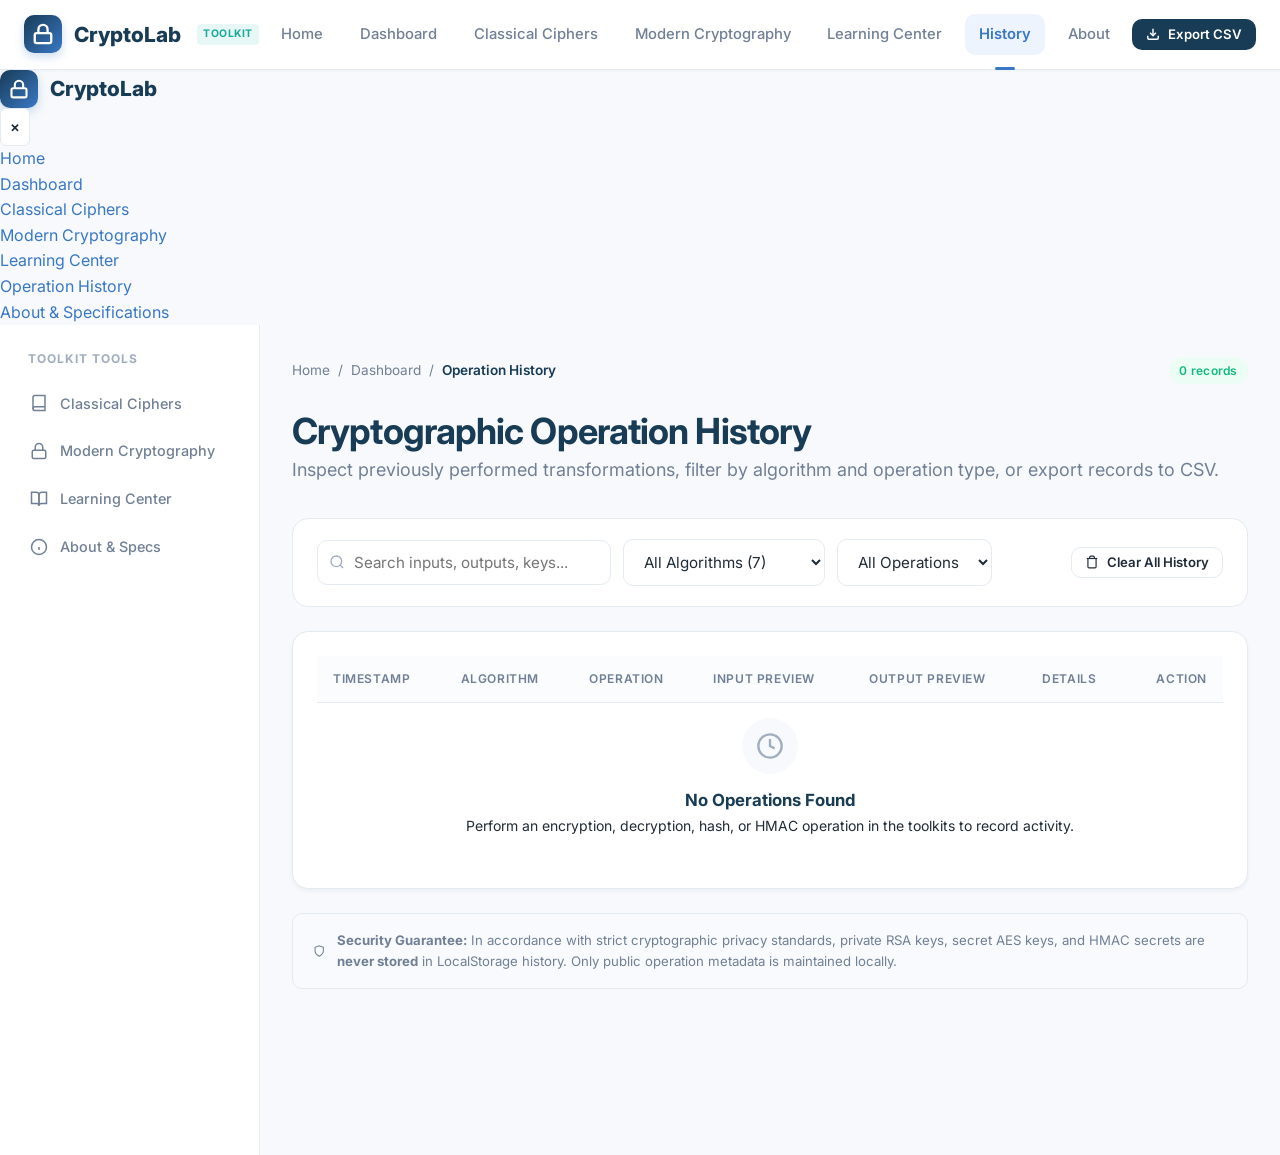
<file: history.html>
<!DOCTYPE html>
<html lang="en">
<head>
  <meta charset="UTF-8">
  <meta name="viewport" content="width=device-width, initial-scale=1.0">
  <title>Operation History – CryptoLab</title>
  <link rel="stylesheet" href="css/style.css">
  <link rel="stylesheet" href="css/dashboard.css">
  <link rel="stylesheet" href="css/responsive.css">
  <link rel="preconnect" href="https://fonts.googleapis.com">
  <link rel="preconnect" href="https://fonts.gstatic.com" crossorigin>
  <link href="https://fonts.googleapis.com/css2?family=Inter:wght@400;500;600;700;800&family=JetBrains+Mono:wght@400;500;600;700&display=swap" rel="stylesheet">
  <style>
    .history-toolbar {
      background: #FFFFFF;
      border: 1px solid var(--border-color);
      border-radius: var(--radius-lg);
      padding: 1.25rem 1.5rem;
      margin-bottom: 1.5rem;
      display: flex;
      align-items: center;
      justify-content: space-between;
      gap: 1rem;
      flex-wrap: wrap;
    }

    .filter-group {
      display: flex;
      align-items: center;
      gap: 0.75rem;
      flex-wrap: wrap;
    }

    .search-box-wrapper {
      position: relative;
      min-width: 240px;
    }

    .search-input {
      padding-left: 2.25rem;
    }

    .search-icon-pos {
      position: absolute;
      left: 0.75rem;
      top: 50%;
      transform: translateY(-50%);
      color: var(--text-light);
      pointer-events: none;
    }
  </style>
</head>
<body>

  <!-- Top Navigation Bar -->
  <header class="navbar">
    <div class="nav-container">
      <a href="index.html" class="nav-brand">
        <div class="brand-icon-wrapper">
          <svg width="22" height="22" viewBox="0 0 24 24" fill="none" stroke="currentColor" stroke-width="2.5"><rect x="3" y="11" width="18" height="11" rx="2" ry="2"></rect><path d="M7 11V7a5 5 0 0 1 10 0v4"></path></svg>
        </div>
        <span>CryptoLab</span>
        <span class="brand-badge">Toolkit</span>
      </a>

      <nav>
        <ul class="nav-menu">
          <li class="nav-item"><a href="index.html" class="nav-link">Home</a></li>
          <li class="nav-item"><a href="dashboard.html" class="nav-link">Dashboard</a></li>
          <li class="nav-item"><a href="classical.html" class="nav-link">Classical Ciphers</a></li>
          <li class="nav-item"><a href="modern.html" class="nav-link">Modern Cryptography</a></li>
          <li class="nav-item"><a href="learning.html" class="nav-link">Learning Center</a></li>
          <li class="nav-item"><a href="history.html" class="nav-link active">History</a></li>
          <li class="nav-item"><a href="about.html" class="nav-link">About</a></li>
        </ul>
      </nav>

      <div class="nav-actions">
        <button class="btn btn-primary btn-sm" id="history-export-csv-btn">
          <svg width="14" height="14" viewBox="0 0 24 24" fill="none" stroke="currentColor" stroke-width="2.5"><path d="M21 15v4a2 2 0 0 1-2 2H5a2 2 0 0 1-2-2v-4"></path><polyline points="7 10 12 15 17 10"></polyline><line x1="12" y1="15" x2="12" y2="3"></line></svg>
          <span>Export CSV</span>
        </button>
        <button class="nav-mobile-toggle" aria-label="Toggle Navigation">
          <svg width="24" height="24" viewBox="0 0 24 24" fill="none" stroke="currentColor" stroke-width="2"><line x1="3" y1="12" x2="21" y2="12"></line><line x1="3" y1="6" x2="21" y2="6"></line><line x1="3" y1="18" x2="21" y2="18"></line></svg>
        </button>
      </div>
    </div>
  </header>

  <!-- Mobile Offcanvas Drawer -->
  <div class="mobile-drawer-overlay"></div>
  <aside class="mobile-drawer">
    <div class="mobile-drawer-header">
      <div class="nav-brand">
        <div class="brand-icon-wrapper">
          <svg width="20" height="20" viewBox="0 0 24 24" fill="none" stroke="currentColor" stroke-width="2.5"><rect x="3" y="11" width="18" height="11" rx="2" ry="2"></rect><path d="M7 11V7a5 5 0 0 1 10 0v4"></path></svg>
        </div>
        <span>CryptoLab</span>
      </div>
      <button class="mobile-drawer-close btn btn-outline btn-icon-only" aria-label="Close menu">&times;</button>
    </div>
    <ul class="mobile-drawer-links">
      <li><a href="index.html" class="mobile-drawer-link">Home</a></li>
      <li><a href="dashboard.html" class="mobile-drawer-link">Dashboard</a></li>
      <li><a href="classical.html" class="mobile-drawer-link">Classical Ciphers</a></li>
      <li><a href="modern.html" class="mobile-drawer-link">Modern Cryptography</a></li>
      <li><a href="learning.html" class="mobile-drawer-link">Learning Center</a></li>
      <li><a href="history.html" class="mobile-drawer-link active">Operation History</a></li>
      <li><a href="about.html" class="mobile-drawer-link">About & Specifications</a></li>
    </ul>
  </aside>

  <!-- App Layout -->
  <div class="app-layout">
    <!-- Sidebar -->
    <aside class="sidebar">
      <div class="sidebar-section">
        <span class="sidebar-title">Toolkit Tools</span>
        <ul class="sidebar-menu">
          <li>
            <a href="classical.html" class="sidebar-link">
              <div class="sidebar-link-content">
                <svg width="18" height="18" viewBox="0 0 24 24" fill="none" stroke="currentColor" stroke-width="2"><path d="M4 19.5A2.5 2.5 0 0 1 6.5 17H20"></path><path d="M6.5 2H20v20H6.5A2.5 2.5 0 0 1 4 19.5v-15A2.5 2.5 0 0 1 6.5 2z"></path></svg>
                <span>Classical Ciphers</span>
              </div>
            </a>
          </li>
          <li>
            <a href="modern.html" class="sidebar-link">
              <div class="sidebar-link-content">
                <svg width="18" height="18" viewBox="0 0 24 24" fill="none" stroke="currentColor" stroke-width="2"><rect x="3" y="11" width="18" height="11" rx="2" ry="2"></rect><path d="M7 11V7a5 5 0 0 1 10 0v4"></path></svg>
                <span>Modern Cryptography</span>
              </div>
            </a>
          </li>
          <li>
            <a href="learning.html" class="sidebar-link">
              <div class="sidebar-link-content">
                <svg width="18" height="18" viewBox="0 0 24 24" fill="none" stroke="currentColor" stroke-width="2"><path d="M2 3h6a4 4 0 0 1 4 4v14a3 3 0 0 0-3-3H2z"></path><path d="M22 3h-6a4 4 0 0 0-4 4v14a3 3 0 0 1 3-3h7z"></path></svg>
                <span>Learning Center</span>
              </div>
            </a>
          </li>
          <li>
            <a href="about.html" class="sidebar-link">
              <div class="sidebar-link-content">
                <svg width="18" height="18" viewBox="0 0 24 24" fill="none" stroke="currentColor" stroke-width="2"><circle cx="12" cy="12" r="10"></circle><line x1="12" y1="16" x2="12" y2="12"></line><line x1="12" y1="8" x2="12.01" y2="8"></line></svg>
                <span>About & Specs</span>
              </div>
            </a>
          </li>
        </ul>
      </div>
    </aside>

    <!-- Main Content -->
    <main class="main-content">
      <div class="breadcrumb-bar">
        <ul class="breadcrumb-list">
          <li class="breadcrumb-item"><a href="index.html">Home</a></li>
          <li class="breadcrumb-item">/</li>
          <li class="breadcrumb-item"><a href="dashboard.html">Dashboard</a></li>
          <li class="breadcrumb-item">/</li>
          <li class="breadcrumb-item active">Operation History</li>
        </ul>
        <span class="badge badge-success" id="history-count-badge">0 records</span>
      </div>

      <div class="page-header">
        <div>
          <h1>Cryptographic Operation History</h1>
          <p class="lead" style="margin-bottom: 0;">
            Inspect previously performed transformations, filter by algorithm and operation type, or export records to CSV.
          </p>
        </div>
      </div>

      <!-- Filter & Search Toolbar -->
      <div class="history-toolbar">
        <div class="filter-group">
          <!-- Search -->
          <div class="search-box-wrapper">
            <svg class="search-icon-pos" width="16" height="16" viewBox="0 0 24 24" fill="none" stroke="currentColor" stroke-width="2"><circle cx="11" cy="11" r="8"></circle><line x1="21" y1="21" x2="16.65" y2="16.65"></line></svg>
            <input type="text" id="history-search" class="form-control search-input" placeholder="Search inputs, outputs, keys...">
          </div>

          <!-- Algorithm Filter -->
          <select id="history-filter-algo" class="form-control" style="width: auto;">
            <option value="all">All Algorithms (7)</option>
            <option value="Caesar Cipher">Caesar Cipher</option>
            <option value="Multiplicative Cipher">Multiplicative Cipher</option>
            <option value="Hill Cipher">Hill Cipher</option>
            <option value="AES-GCM">AES-GCM</option>
            <option value="RSA-OAEP">RSA-OAEP</option>
            <option value="SHA-256">SHA-256</option>
            <option value="HMAC-SHA256">HMAC-SHA256</option>
          </select>

          <!-- Operation Filter -->
          <select id="history-filter-op" class="form-control" style="width: auto;">
            <option value="all">All Operations</option>
            <option value="Encryption">Encryption</option>
            <option value="Decryption">Decryption</option>
            <option value="Hash">Hash</option>
            <option value="HMAC Sign">HMAC Sign</option>
            <option value="HMAC Verify">HMAC Verify</option>
          </select>
        </div>

        <div style="display: flex; gap: 0.5rem;">
          <button type="button" class="btn btn-outline btn-sm" id="history-clear-all-btn">
            <svg width="14" height="14" viewBox="0 0 24 24" fill="none" stroke="currentColor" stroke-width="2"><polyline points="3 6 5 6 21 6"></polyline><path d="M19 6v14a2 2 0 0 1-2 2H7a2 2 0 0 1-2-2V6m3 0V4a2 2 0 0 1 2-2h4a2 2 0 0 1 2 2v2"></path></svg>
            <span>Clear All History</span>
          </button>
        </div>
      </div>

      <!-- History Table -->
      <div class="activity-card">
        <div class="table-responsive">
          <table class="activity-table">
            <thead>
              <tr>
                <th>Timestamp</th>
                <th>Algorithm</th>
                <th>Operation</th>
                <th>Input Preview</th>
                <th>Output Preview</th>
                <th>Details</th>
                <th style="text-align: right;">Action</th>
              </tr>
            </thead>
            <tbody id="history-table-body">
              <tr>
                <td colspan="7" class="empty-state">
                  <div class="empty-state-icon">
                    <svg width="24" height="24" viewBox="0 0 24 24" fill="none" stroke="currentColor" stroke-width="2"><circle cx="12" cy="12" r="10"></circle><polyline points="12 6 12 12 16 14"></polyline></svg>
                  </div>
                  <p>Loading operation history...</p>
                </td>
              </tr>
            </tbody>
          </table>
        </div>
      </div>

      <div style="margin-top: 1.5rem; background: #F8FAFD; border: 1px solid var(--border-color); border-radius: var(--radius-md); padding: 1rem 1.25rem; font-size: 0.825rem; color: var(--text-muted); display: flex; align-items: center; gap: 0.75rem;">
        <svg width="20" height="20" viewBox="0 0 24 24" fill="none" stroke="currentColor" stroke-width="2"><path d="M12 22s8-4 8-10V5l-8-3-8 3v7c0 6 8 10 8 10z"></path></svg>
        <span>
          <strong>Security Guarantee:</strong> In accordance with strict cryptographic privacy standards, private RSA keys, secret AES keys, and HMAC secrets are <strong>never stored</strong> in LocalStorage history. Only public operation metadata is maintained locally.
        </span>
      </div>
    </main>
  </div>

  <script src="js/app.js"></script>
  <script src="js/navigation.js"></script>
  <script src="js/history.js"></script>
</body>
</html>
</file>
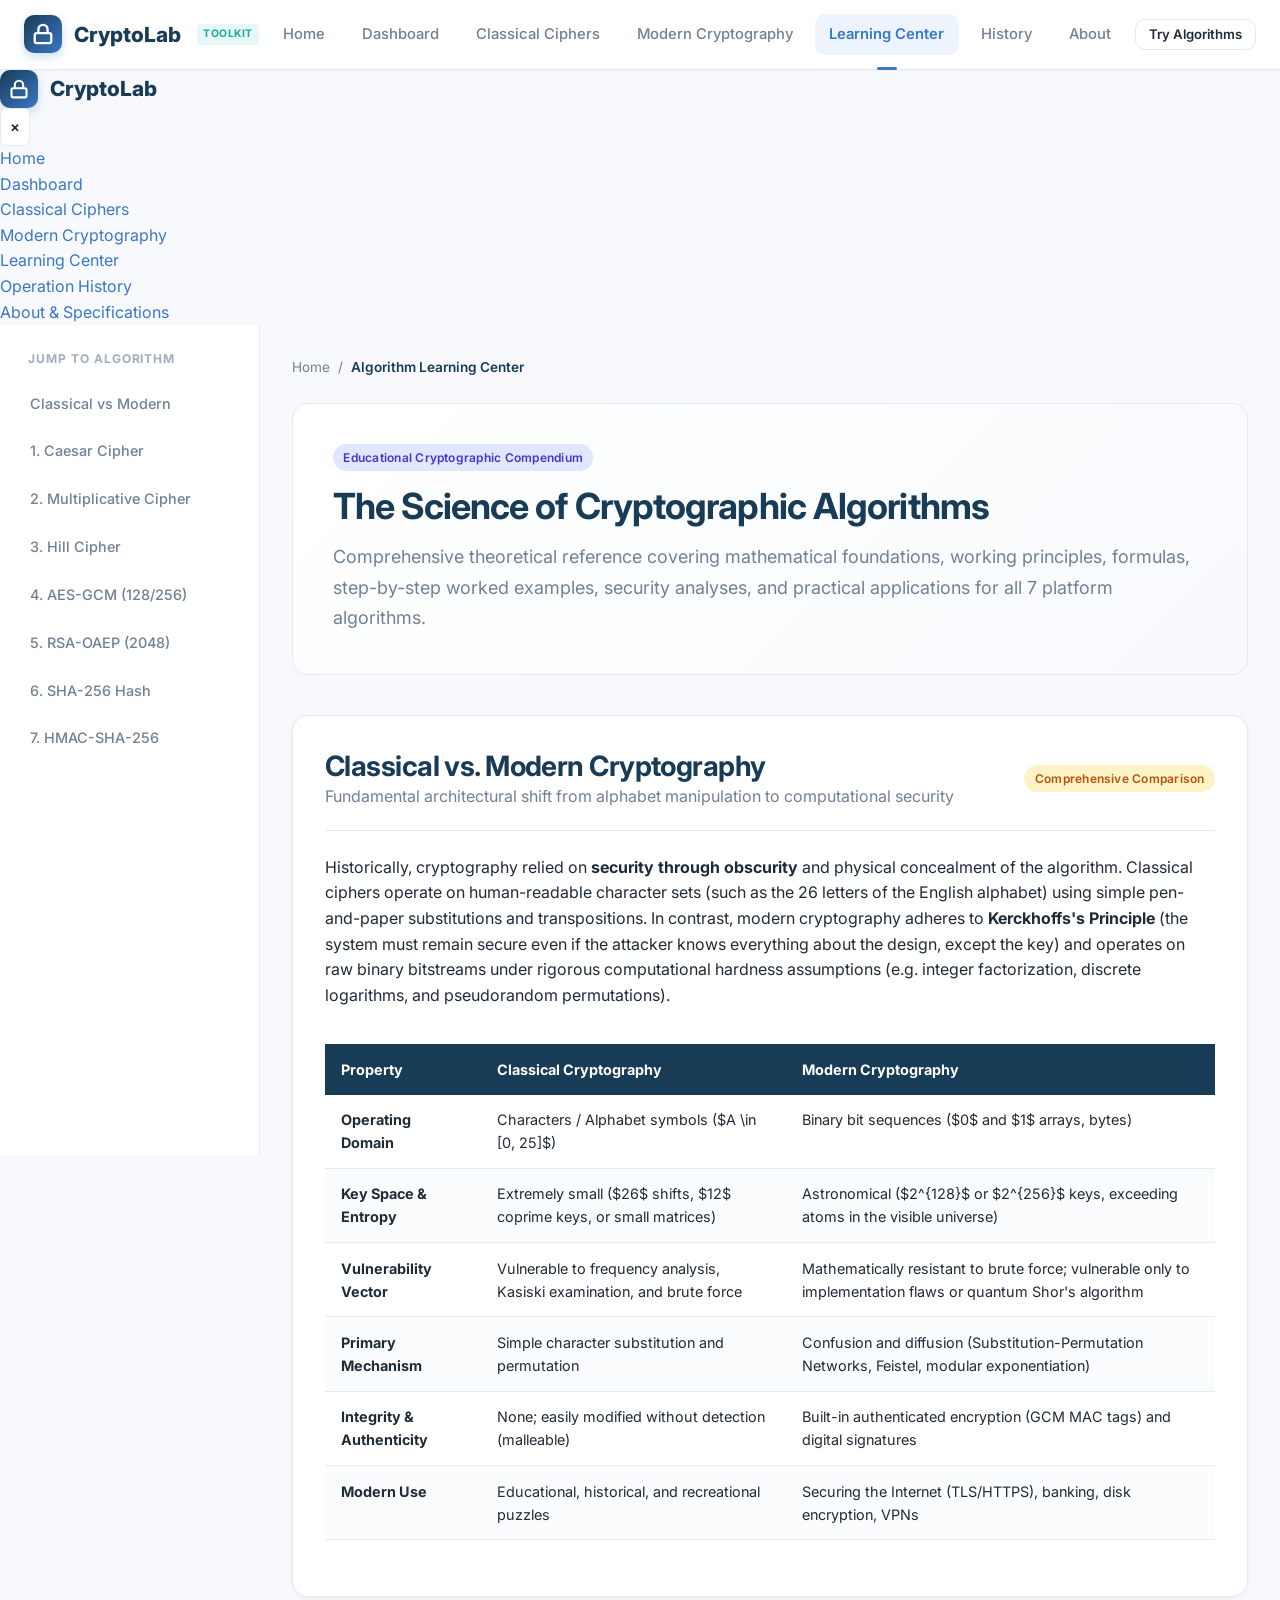
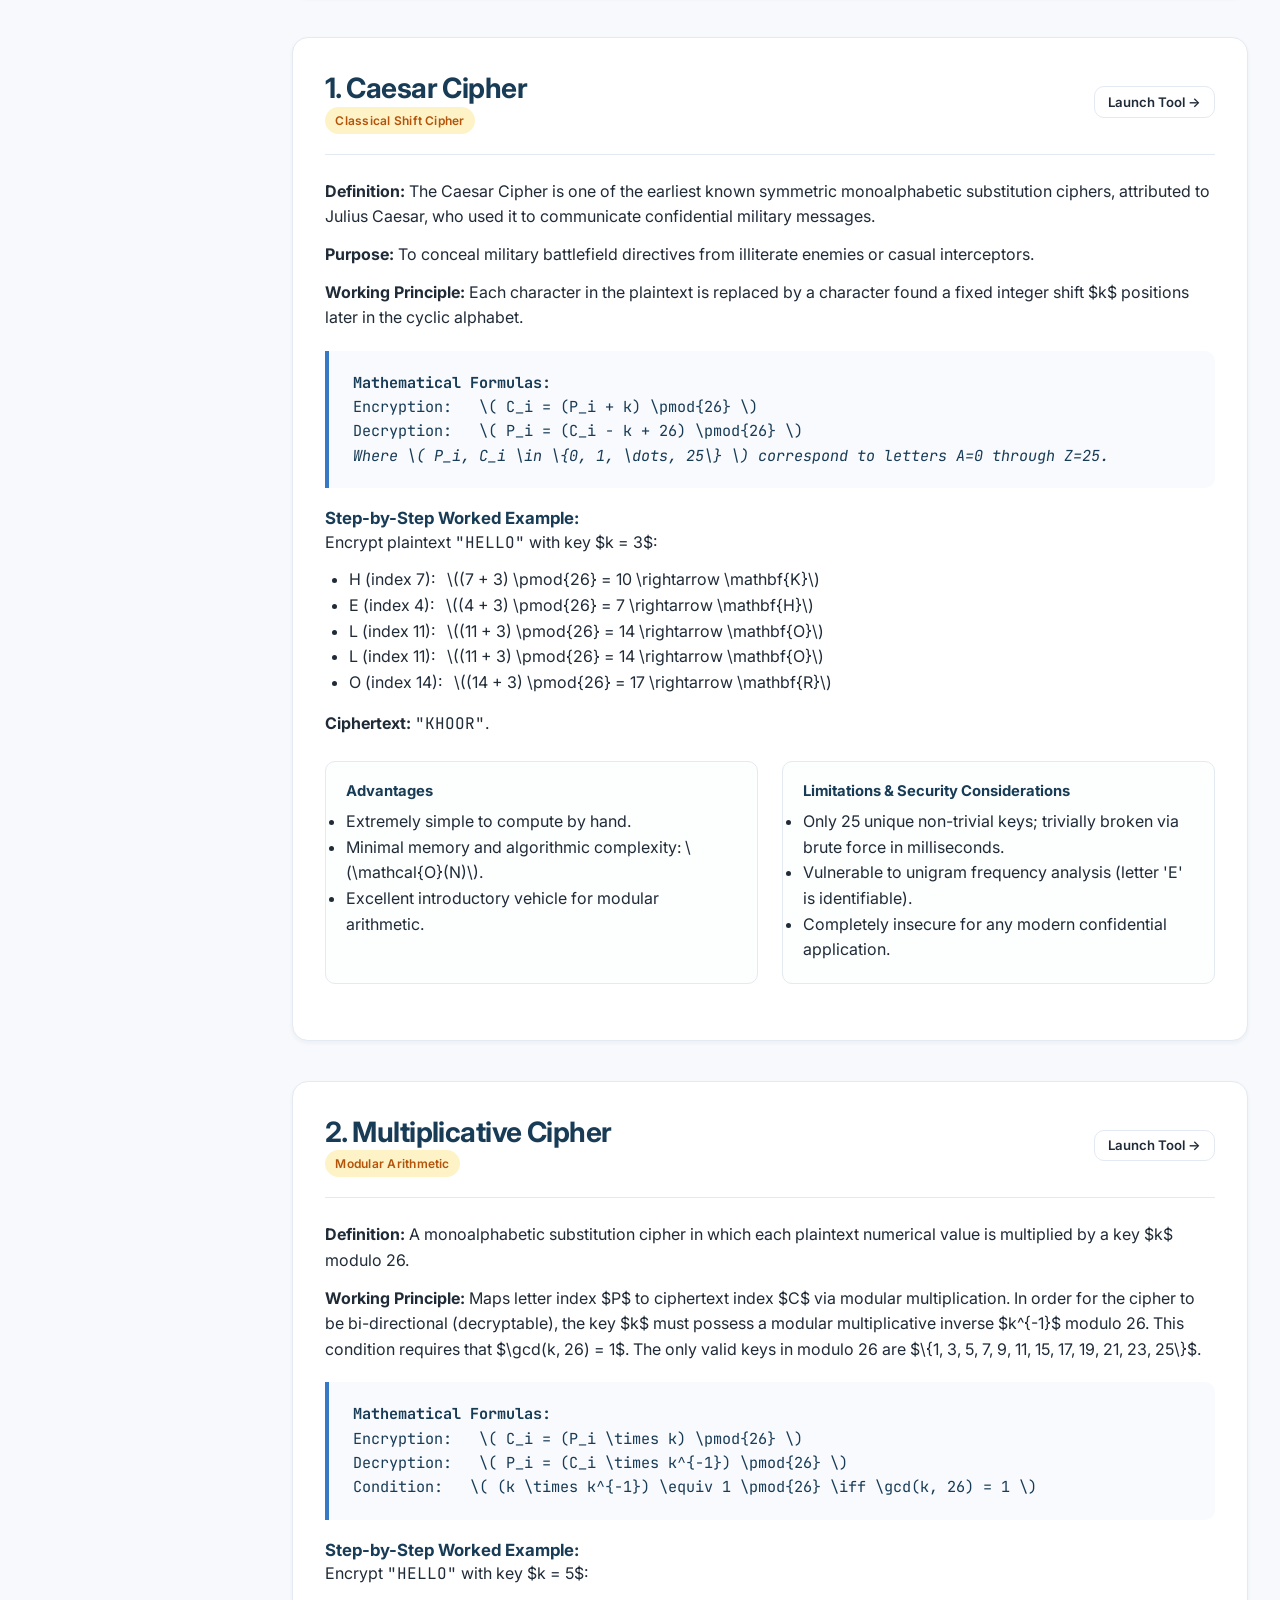
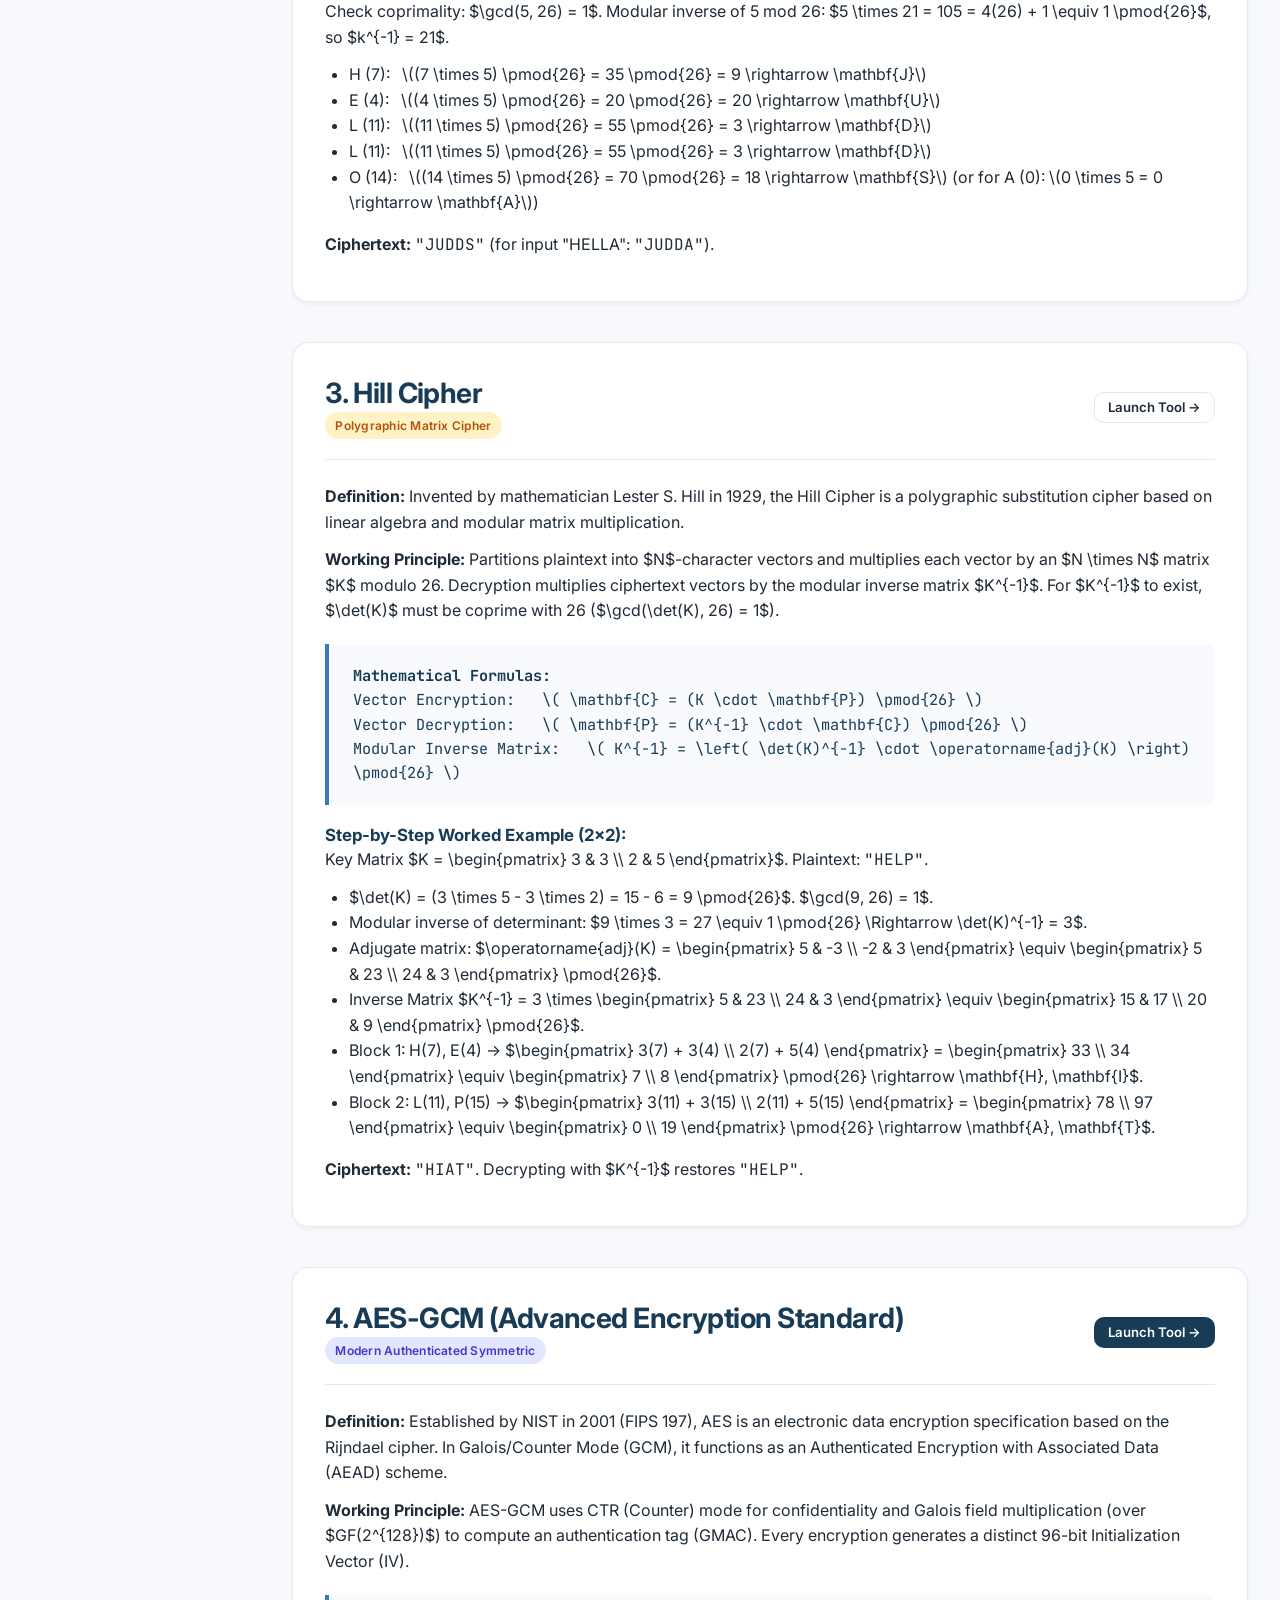
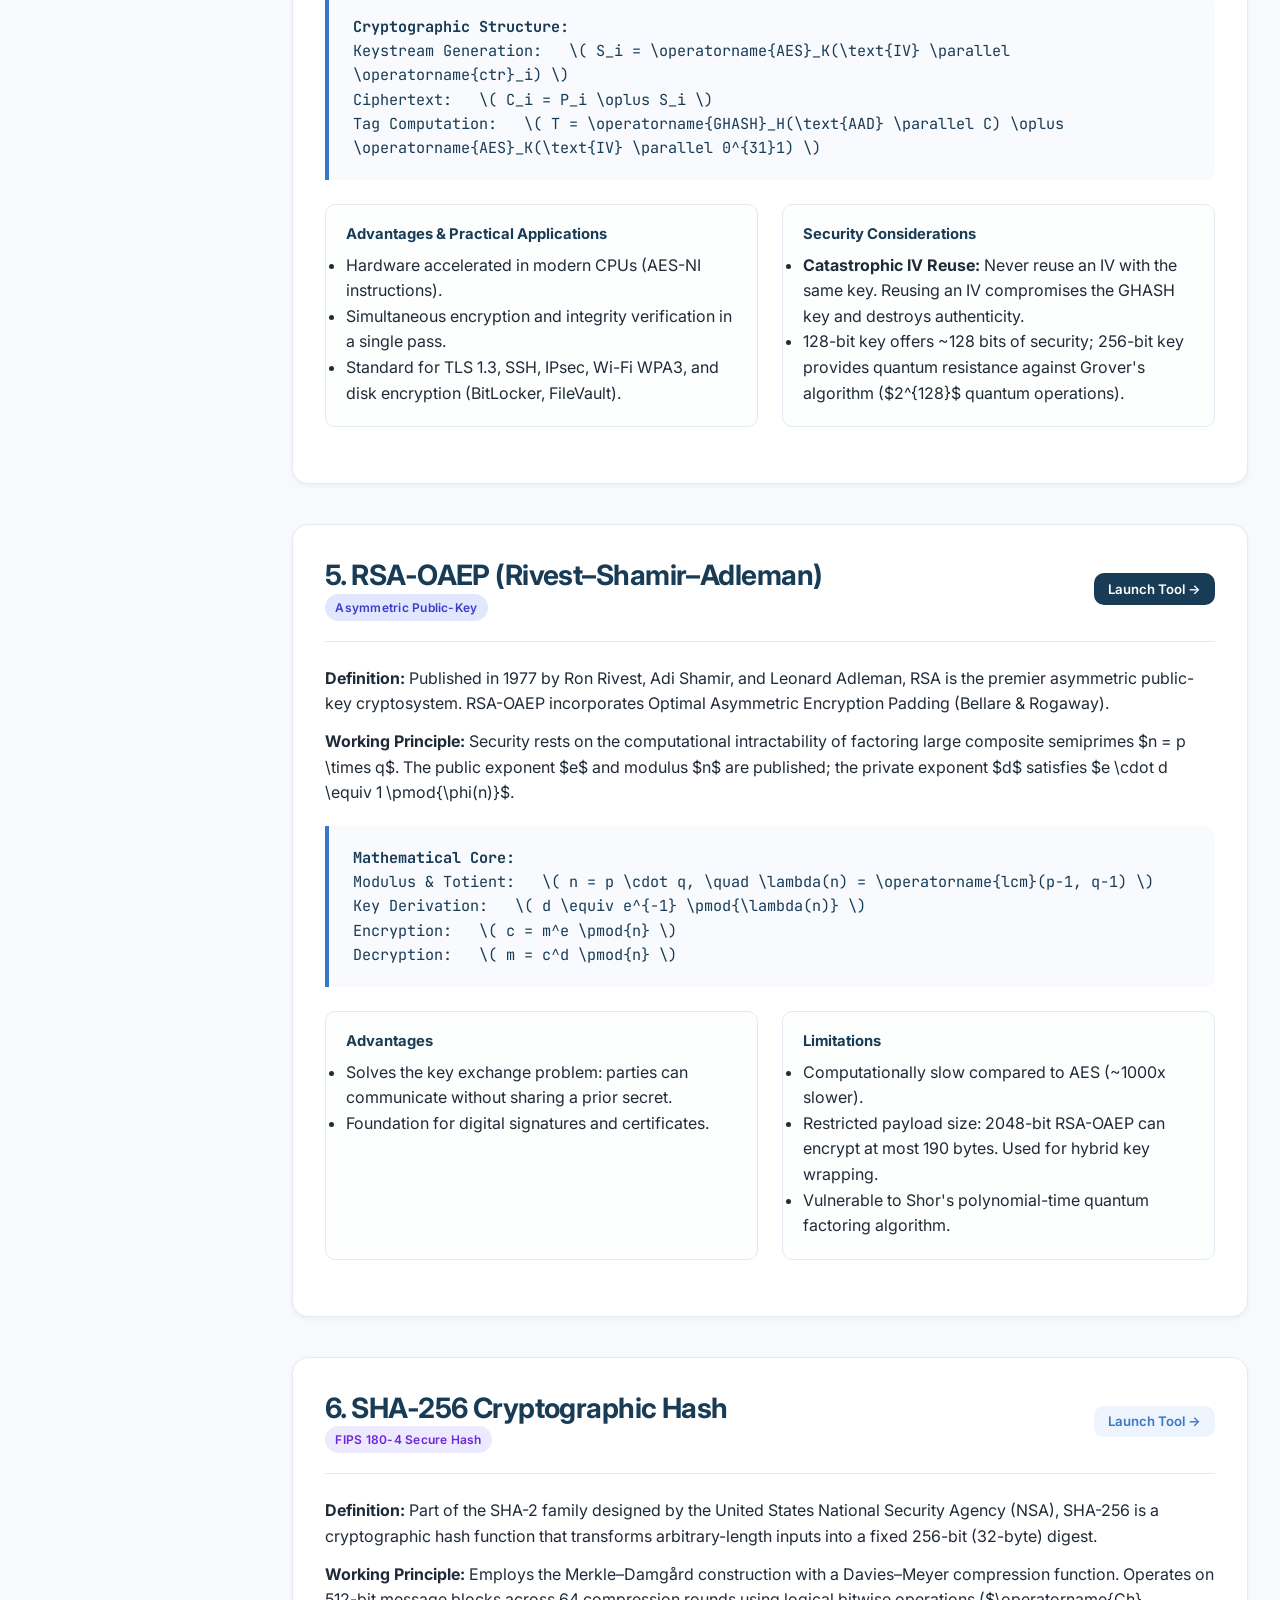
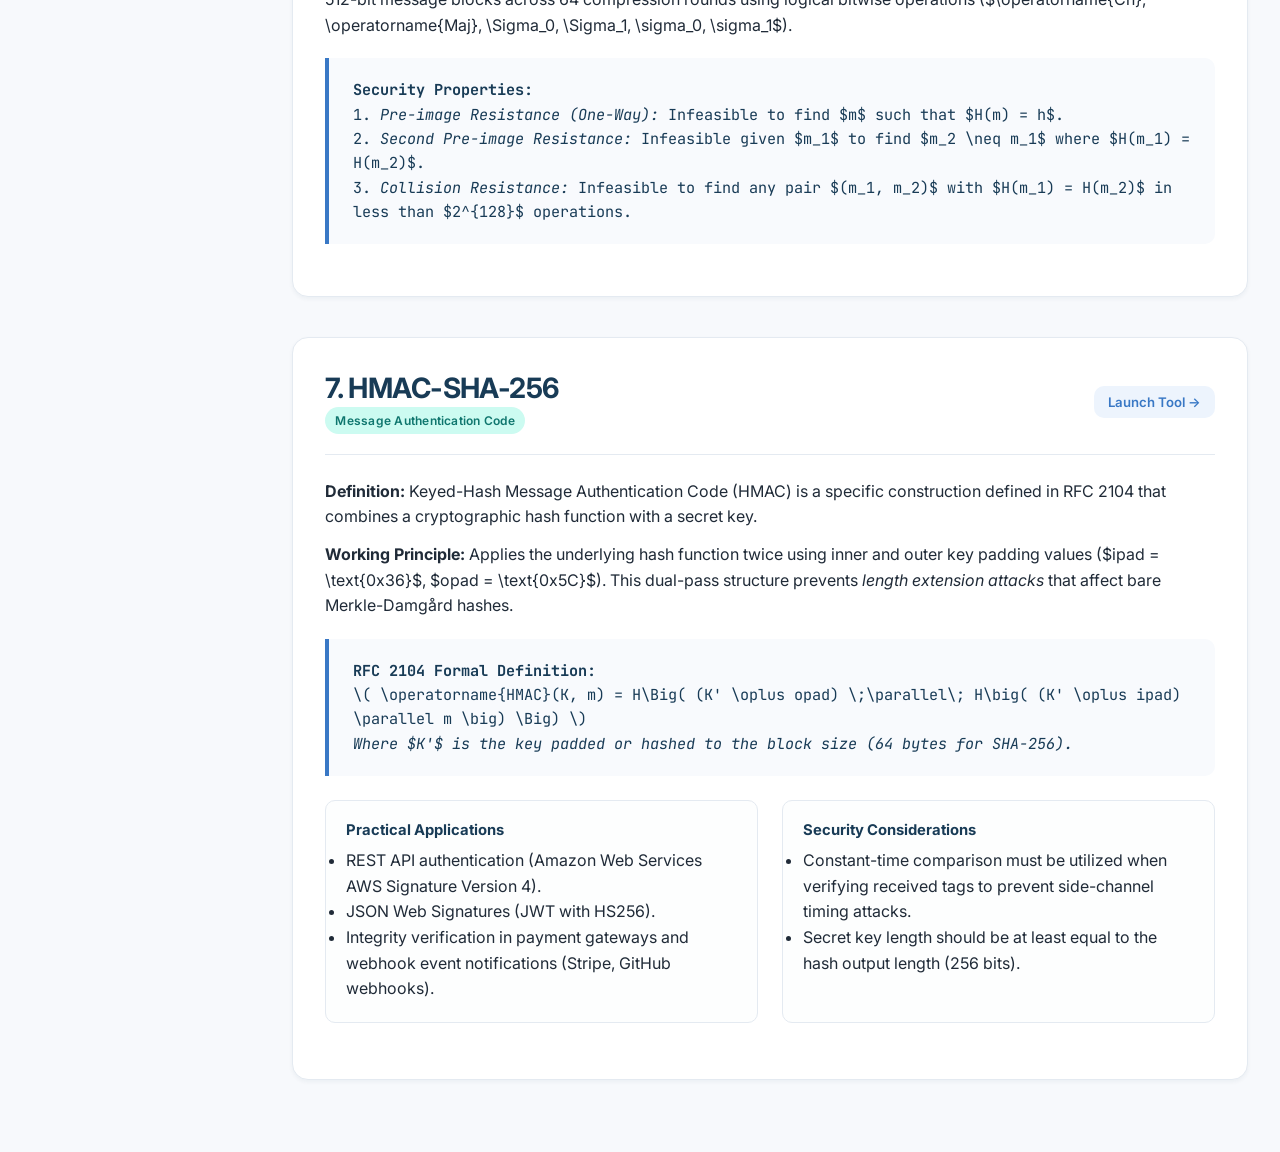
<file: learning.html>
<!DOCTYPE html>
<html lang="en">
<head>
  <meta charset="UTF-8">
  <meta name="viewport" content="width=device-width, initial-scale=1.0">
  <title>Algorithm Learning Center – CryptoLab</title>
  <link rel="stylesheet" href="css/style.css">
  <link rel="stylesheet" href="css/responsive.css">
  <link rel="preconnect" href="https://fonts.googleapis.com">
  <link rel="preconnect" href="https://fonts.gstatic.com" crossorigin>
  <link href="https://fonts.googleapis.com/css2?family=Inter:wght@400;500;600;700;800&family=JetBrains+Mono:wght@400;500;600;700&display=swap" rel="stylesheet">
  <style>
    .learning-hero {
      background: linear-gradient(135deg, #FFFFFF 0%, #F8FAFD 100%);
      border: 1px solid var(--border-color);
      border-radius: var(--radius-lg);
      padding: 2.5rem;
      margin-bottom: 2.5rem;
    }

    .learning-card {
      background: #FFFFFF;
      border: 1px solid var(--border-color);
      border-radius: var(--radius-lg);
      padding: 2rem;
      margin-bottom: 2.5rem;
      box-shadow: var(--shadow-sm);
    }

    .learning-header {
      display: flex;
      align-items: center;
      justify-content: space-between;
      border-bottom: 1px solid var(--border-color);
      padding-bottom: 1.25rem;
      margin-bottom: 1.5rem;
      flex-wrap: wrap;
      gap: 1rem;
    }

    .formula-card {
      background: #F8FAFD;
      border-left: 4px solid var(--secondary);
      border-radius: 0 var(--radius-md) var(--radius-md) 0;
      padding: 1.25rem 1.5rem;
      margin: 1.25rem 0;
      font-family: var(--font-mono);
      font-size: 0.95rem;
      color: var(--primary);
    }

    .grid-2col {
      display: grid;
      grid-template-columns: 1fr 1fr;
      gap: 1.5rem;
      margin: 1.5rem 0;
    }

    .info-subbox {
      background: #FDFEFE;
      border: 1px solid var(--border-color);
      border-radius: var(--radius-md);
      padding: 1.25rem;
    }

    .info-subbox h4 {
      font-size: 0.925rem;
      color: var(--primary);
      margin-bottom: 0.5rem;
      display: flex;
      align-items: center;
      gap: 0.4rem;
    }

    .comparison-table {
      width: 100%;
      border-collapse: collapse;
      margin: 1.5rem 0;
      font-size: 0.9rem;
    }

    .comparison-table th {
      background: var(--primary);
      color: #fff;
      padding: 0.85rem 1rem;
      text-align: left;
    }

    .comparison-table td {
      padding: 0.85rem 1rem;
      border-bottom: 1px solid var(--border-color);
      vertical-align: top;
    }

    .comparison-table tr:nth-child(even) td {
      background: #FAFCFE;
    }

    @media (max-width: 768px) {
      .grid-2col { grid-template-columns: 1fr; }
    }
  </style>
</head>
<body>

  <!-- Top Navigation Bar -->
  <header class="navbar">
    <div class="nav-container">
      <a href="index.html" class="nav-brand">
        <div class="brand-icon-wrapper">
          <svg width="22" height="22" viewBox="0 0 24 24" fill="none" stroke="currentColor" stroke-width="2.5"><rect x="3" y="11" width="18" height="11" rx="2" ry="2"></rect><path d="M7 11V7a5 5 0 0 1 10 0v4"></path></svg>
        </div>
        <span>CryptoLab</span>
        <span class="brand-badge">Toolkit</span>
      </a>

      <nav>
        <ul class="nav-menu">
          <li class="nav-item"><a href="index.html" class="nav-link">Home</a></li>
          <li class="nav-item"><a href="dashboard.html" class="nav-link">Dashboard</a></li>
          <li class="nav-item"><a href="classical.html" class="nav-link">Classical Ciphers</a></li>
          <li class="nav-item"><a href="modern.html" class="nav-link">Modern Cryptography</a></li>
          <li class="nav-item"><a href="learning.html" class="nav-link active">Learning Center</a></li>
          <li class="nav-item"><a href="history.html" class="nav-link">History</a></li>
          <li class="nav-item"><a href="about.html" class="nav-link">About</a></li>
        </ul>
      </nav>

      <div class="nav-actions">
        <a href="classical.html" class="btn btn-outline btn-sm">Try Algorithms</a>
        <button class="nav-mobile-toggle" aria-label="Toggle Navigation">
          <svg width="24" height="24" viewBox="0 0 24 24" fill="none" stroke="currentColor" stroke-width="2"><line x1="3" y1="12" x2="21" y2="12"></line><line x1="3" y1="6" x2="21" y2="6"></line><line x1="3" y1="18" x2="21" y2="18"></line></svg>
        </button>
      </div>
    </div>
  </header>

  <!-- Mobile Offcanvas Drawer -->
  <div class="mobile-drawer-overlay"></div>
  <aside class="mobile-drawer">
    <div class="mobile-drawer-header">
      <div class="nav-brand">
        <div class="brand-icon-wrapper">
          <svg width="20" height="20" viewBox="0 0 24 24" fill="none" stroke="currentColor" stroke-width="2.5"><rect x="3" y="11" width="18" height="11" rx="2" ry="2"></rect><path d="M7 11V7a5 5 0 0 1 10 0v4"></path></svg>
        </div>
        <span>CryptoLab</span>
      </div>
      <button class="mobile-drawer-close btn btn-outline btn-icon-only" aria-label="Close menu">&times;</button>
    </div>
    <ul class="mobile-drawer-links">
      <li><a href="index.html" class="mobile-drawer-link">Home</a></li>
      <li><a href="dashboard.html" class="mobile-drawer-link">Dashboard</a></li>
      <li><a href="classical.html" class="mobile-drawer-link">Classical Ciphers</a></li>
      <li><a href="modern.html" class="mobile-drawer-link">Modern Cryptography</a></li>
      <li><a href="learning.html" class="mobile-drawer-link active">Learning Center</a></li>
      <li><a href="history.html" class="mobile-drawer-link">Operation History</a></li>
      <li><a href="about.html" class="mobile-drawer-link">About & Specifications</a></li>
    </ul>
  </aside>

  <!-- App Layout -->
  <div class="app-layout">
    <!-- Sidebar for quick on-page jumps -->
    <aside class="sidebar">
      <div class="sidebar-section">
        <span class="sidebar-title">Jump to Algorithm</span>
        <ul class="sidebar-menu">
          <li><a href="#comparison" class="sidebar-link"><span>Classical vs Modern</span></a></li>
          <li><a href="#caesar" class="sidebar-link"><span>1. Caesar Cipher</span></a></li>
          <li><a href="#multiplicative" class="sidebar-link"><span>2. Multiplicative Cipher</span></a></li>
          <li><a href="#hill" class="sidebar-link"><span>3. Hill Cipher</span></a></li>
          <li><a href="#aes" class="sidebar-link"><span>4. AES-GCM (128/256)</span></a></li>
          <li><a href="#rsa" class="sidebar-link"><span>5. RSA-OAEP (2048)</span></a></li>
          <li><a href="#sha256" class="sidebar-link"><span>6. SHA-256 Hash</span></a></li>
          <li><a href="#hmac" class="sidebar-link"><span>7. HMAC-SHA-256</span></a></li>
        </ul>
      </div>
    </aside>

    <!-- Main Content -->
    <main class="main-content">
      <div class="breadcrumb-bar">
        <ul class="breadcrumb-list">
          <li class="breadcrumb-item"><a href="index.html">Home</a></li>
          <li class="breadcrumb-item">/</li>
          <li class="breadcrumb-item active">Algorithm Learning Center</li>
        </ul>
      </div>

      <!-- Hero Header -->
      <div class="learning-hero">
        <span class="badge badge-modern" style="margin-bottom: 0.75rem;">Educational Cryptographic Compendium</span>
        <h1 style="font-size: 2.25rem; margin-bottom: 0.75rem;">The Science of Cryptographic Algorithms</h1>
        <p class="lead" style="margin-bottom: 0;">
          Comprehensive theoretical reference covering mathematical foundations, working principles, formulas, step-by-step worked examples, security analyses, and practical applications for all 7 platform algorithms.
        </p>
      </div>

      <!-- Classical vs Modern Cryptography Comparison Section -->
      <section id="comparison" class="learning-card">
        <div class="learning-header">
          <div>
            <h2>Classical vs. Modern Cryptography</h2>
            <p style="color: var(--text-muted); margin: 0;">Fundamental architectural shift from alphabet manipulation to computational security</p>
          </div>
          <span class="badge badge-classical">Comprehensive Comparison</span>
        </div>

        <p>
          Historically, cryptography relied on <strong>security through obscurity</strong> and physical concealment of the algorithm. Classical ciphers operate on human-readable character sets (such as the 26 letters of the English alphabet) using simple pen-and-paper substitutions and transpositions. In contrast, modern cryptography adheres to <strong>Kerckhoffs's Principle</strong> (the system must remain secure even if the attacker knows everything about the design, except the key) and operates on raw binary bitstreams under rigorous computational hardness assumptions (e.g. integer factorization, discrete logarithms, and pseudorandom permutations).
        </p>

        <div style="overflow-x: auto;">
          <table class="comparison-table">
            <thead>
              <tr>
                <th>Property</th>
                <th>Classical Cryptography</th>
                <th>Modern Cryptography</th>
              </tr>
            </thead>
            <tbody>
              <tr>
                <td><strong>Operating Domain</strong></td>
                <td>Characters / Alphabet symbols ($A \in [0, 25]$)</td>
                <td>Binary bit sequences ($0$ and $1$ arrays, bytes)</td>
              </tr>
              <tr>
                <td><strong>Key Space & Entropy</strong></td>
                <td>Extremely small ($26$ shifts, $12$ coprime keys, or small matrices)</td>
                <td>Astronomical ($2^{128}$ or $2^{256}$ keys, exceeding atoms in the visible universe)</td>
              </tr>
              <tr>
                <td><strong>Vulnerability Vector</strong></td>
                <td>Vulnerable to frequency analysis, Kasiski examination, and brute force</td>
                <td>Mathematically resistant to brute force; vulnerable only to implementation flaws or quantum Shor's algorithm</td>
              </tr>
              <tr>
                <td><strong>Primary Mechanism</strong></td>
                <td>Simple character substitution and permutation</td>
                <td>Confusion and diffusion (Substitution-Permutation Networks, Feistel, modular exponentiation)</td>
              </tr>
              <tr>
                <td><strong>Integrity & Authenticity</strong></td>
                <td>None; easily modified without detection (malleable)</td>
                <td>Built-in authenticated encryption (GCM MAC tags) and digital signatures</td>
              </tr>
              <tr>
                <td><strong>Modern Use</strong></td>
                <td>Educational, historical, and recreational puzzles</td>
                <td>Securing the Internet (TLS/HTTPS), banking, disk encryption, VPNs</td>
              </tr>
            </tbody>
          </table>
        </div>
      </section>

      <!-- 1. CAESAR CIPHER -->
      <section id="caesar" class="learning-card">
        <div class="learning-header">
          <div>
            <h2>1. Caesar Cipher</h2>
            <span class="badge badge-classical">Classical Shift Cipher</span>
          </div>
          <a href="classical.html#caesar" class="btn btn-outline btn-sm">Launch Tool &rarr;</a>
        </div>

        <p><strong>Definition:</strong> The Caesar Cipher is one of the earliest known symmetric monoalphabetic substitution ciphers, attributed to Julius Caesar, who used it to communicate confidential military messages.</p>
        <p><strong>Purpose:</strong> To conceal military battlefield directives from illiterate enemies or casual interceptors.</p>
        <p><strong>Working Principle:</strong> Each character in the plaintext is replaced by a character found a fixed integer shift $k$ positions later in the cyclic alphabet.</p>

        <div class="formula-card">
          <strong>Mathematical Formulas:</strong><br>
          Encryption: &nbsp; \( C_i = (P_i + k) \pmod{26} \)<br>
          Decryption: &nbsp; \( P_i = (C_i - k + 26) \pmod{26} \)<br>
          <em>Where \( P_i, C_i \in \{0, 1, \dots, 25\} \) correspond to letters A=0 through Z=25.</em>
        </div>

        <h4>Step-by-Step Worked Example:</h4>
        <p>Encrypt plaintext <code>"HELLO"</code> with key $k = 3$:</p>
        <ul style="margin-left: 1.5rem; margin-bottom: 1rem;">
          <li>H (index 7): &nbsp; \((7 + 3) \pmod{26} = 10 \rightarrow \mathbf{K}\)</li>
          <li>E (index 4): &nbsp; \((4 + 3) \pmod{26} = 7 \rightarrow \mathbf{H}\)</li>
          <li>L (index 11): &nbsp; \((11 + 3) \pmod{26} = 14 \rightarrow \mathbf{O}\)</li>
          <li>L (index 11): &nbsp; \((11 + 3) \pmod{26} = 14 \rightarrow \mathbf{O}\)</li>
          <li>O (index 14): &nbsp; \((14 + 3) \pmod{26} = 17 \rightarrow \mathbf{R}\)</li>
        </ul>
        <p><strong>Ciphertext:</strong> <code>"KHOOR"</code>.</p>

        <div class="grid-2col">
          <div class="info-subbox">
            <h4>Advantages</h4>
            <ul>
              <li>Extremely simple to compute by hand.</li>
              <li>Minimal memory and algorithmic complexity: \(\mathcal{O}(N)\).</li>
              <li>Excellent introductory vehicle for modular arithmetic.</li>
            </ul>
          </div>
          <div class="info-subbox">
            <h4>Limitations & Security Considerations</h4>
            <ul>
              <li>Only 25 unique non-trivial keys; trivially broken via brute force in milliseconds.</li>
              <li>Vulnerable to unigram frequency analysis (letter 'E' is identifiable).</li>
              <li>Completely insecure for any modern confidential application.</li>
            </ul>
          </div>
        </div>
      </section>

      <!-- 2. MULTIPLICATIVE CIPHER -->
      <section id="multiplicative" class="learning-card">
        <div class="learning-header">
          <div>
            <h2>2. Multiplicative Cipher</h2>
            <span class="badge badge-classical">Modular Arithmetic</span>
          </div>
          <a href="classical.html#multiplicative" class="btn btn-outline btn-sm">Launch Tool &rarr;</a>
        </div>

        <p><strong>Definition:</strong> A monoalphabetic substitution cipher in which each plaintext numerical value is multiplied by a key $k$ modulo 26.</p>
        <p><strong>Working Principle:</strong> Maps letter index $P$ to ciphertext index $C$ via modular multiplication. In order for the cipher to be bi-directional (decryptable), the key $k$ must possess a modular multiplicative inverse $k^{-1}$ modulo 26. This condition requires that $\gcd(k, 26) = 1$. The only valid keys in modulo 26 are $\{1, 3, 5, 7, 9, 11, 15, 17, 19, 21, 23, 25\}$.</p>

        <div class="formula-card">
          <strong>Mathematical Formulas:</strong><br>
          Encryption: &nbsp; \( C_i = (P_i \times k) \pmod{26} \)<br>
          Decryption: &nbsp; \( P_i = (C_i \times k^{-1}) \pmod{26} \)<br>
          Condition: &nbsp; \( (k \times k^{-1}) \equiv 1 \pmod{26} \iff \gcd(k, 26) = 1 \)
        </div>

        <h4>Step-by-Step Worked Example:</h4>
        <p>Encrypt <code>"HELLO"</code> with key $k = 5$:</p>
        <p>Check coprimality: $\gcd(5, 26) = 1$. Modular inverse of 5 mod 26: $5 \times 21 = 105 = 4(26) + 1 \equiv 1 \pmod{26}$, so $k^{-1} = 21$.</p>
        <ul style="margin-left: 1.5rem; margin-bottom: 1rem;">
          <li>H (7): &nbsp; \((7 \times 5) \pmod{26} = 35 \pmod{26} = 9 \rightarrow \mathbf{J}\)</li>
          <li>E (4): &nbsp; \((4 \times 5) \pmod{26} = 20 \pmod{26} = 20 \rightarrow \mathbf{U}\)</li>
          <li>L (11): &nbsp; \((11 \times 5) \pmod{26} = 55 \pmod{26} = 3 \rightarrow \mathbf{D}\)</li>
          <li>L (11): &nbsp; \((11 \times 5) \pmod{26} = 55 \pmod{26} = 3 \rightarrow \mathbf{D}\)</li>
          <li>O (14): &nbsp; \((14 \times 5) \pmod{26} = 70 \pmod{26} = 18 \rightarrow \mathbf{S}\) (or for A (0): \(0 \times 5 = 0 \rightarrow \mathbf{A}\))</li>
        </ul>
        <p><strong>Ciphertext:</strong> <code>"JUDDS"</code> (for input "HELLA": <code>"JUDDA"</code>).</p>
      </section>

      <!-- 3. HILL CIPHER -->
      <section id="hill" class="learning-card">
        <div class="learning-header">
          <div>
            <h2>3. Hill Cipher</h2>
            <span class="badge badge-classical">Polygraphic Matrix Cipher</span>
          </div>
          <a href="classical.html#hill" class="btn btn-outline btn-sm">Launch Tool &rarr;</a>
        </div>

        <p><strong>Definition:</strong> Invented by mathematician Lester S. Hill in 1929, the Hill Cipher is a polygraphic substitution cipher based on linear algebra and modular matrix multiplication.</p>
        <p><strong>Working Principle:</strong> Partitions plaintext into $N$-character vectors and multiplies each vector by an $N \times N$ matrix $K$ modulo 26. Decryption multiplies ciphertext vectors by the modular inverse matrix $K^{-1}$. For $K^{-1}$ to exist, $\det(K)$ must be coprime with 26 ($\gcd(\det(K), 26) = 1$).</p>

        <div class="formula-card">
          <strong>Mathematical Formulas:</strong><br>
          Vector Encryption: &nbsp; \( \mathbf{C} = (K \cdot \mathbf{P}) \pmod{26} \)<br>
          Vector Decryption: &nbsp; \( \mathbf{P} = (K^{-1} \cdot \mathbf{C}) \pmod{26} \)<br>
          Modular Inverse Matrix: &nbsp; \( K^{-1} = \left( \det(K)^{-1} \cdot \operatorname{adj}(K) \right) \pmod{26} \)
        </div>

        <h4>Step-by-Step Worked Example (2x2):</h4>
        <p>Key Matrix $K = \begin{pmatrix} 3 & 3 \\ 2 & 5 \end{pmatrix}$. Plaintext: <code>"HELP"</code>.</p>
        <ul style="margin-left: 1.5rem; margin-bottom: 1rem;">
          <li>$\det(K) = (3 \times 5 - 3 \times 2) = 15 - 6 = 9 \pmod{26}$. $\gcd(9, 26) = 1$.</li>
          <li>Modular inverse of determinant: $9 \times 3 = 27 \equiv 1 \pmod{26} \Rightarrow \det(K)^{-1} = 3$.</li>
          <li>Adjugate matrix: $\operatorname{adj}(K) = \begin{pmatrix} 5 & -3 \\ -2 & 3 \end{pmatrix} \equiv \begin{pmatrix} 5 & 23 \\ 24 & 3 \end{pmatrix} \pmod{26}$.</li>
          <li>Inverse Matrix $K^{-1} = 3 \times \begin{pmatrix} 5 & 23 \\ 24 & 3 \end{pmatrix} \equiv \begin{pmatrix} 15 & 17 \\ 20 & 9 \end{pmatrix} \pmod{26}$.</li>
          <li>Block 1: H(7), E(4) &rarr; $\begin{pmatrix} 3(7) + 3(4) \\ 2(7) + 5(4) \end{pmatrix} = \begin{pmatrix} 33 \\ 34 \end{pmatrix} \equiv \begin{pmatrix} 7 \\ 8 \end{pmatrix} \pmod{26} \rightarrow \mathbf{H}, \mathbf{I}$.</li>
          <li>Block 2: L(11), P(15) &rarr; $\begin{pmatrix} 3(11) + 3(15) \\ 2(11) + 5(15) \end{pmatrix} = \begin{pmatrix} 78 \\ 97 \end{pmatrix} \equiv \begin{pmatrix} 0 \\ 19 \end{pmatrix} \pmod{26} \rightarrow \mathbf{A}, \mathbf{T}$.</li>
        </ul>
        <p><strong>Ciphertext:</strong> <code>"HIAT"</code>. Decrypting with $K^{-1}$ restores <code>"HELP"</code>.</p>
      </section>

      <!-- 4. AES-GCM -->
      <section id="aes" class="learning-card">
        <div class="learning-header">
          <div>
            <h2>4. AES-GCM (Advanced Encryption Standard)</h2>
            <span class="badge badge-modern">Modern Authenticated Symmetric</span>
          </div>
          <a href="modern.html#aes" class="btn btn-primary btn-sm">Launch Tool &rarr;</a>
        </div>

        <p><strong>Definition:</strong> Established by NIST in 2001 (FIPS 197), AES is an electronic data encryption specification based on the Rijndael cipher. In Galois/Counter Mode (GCM), it functions as an Authenticated Encryption with Associated Data (AEAD) scheme.</p>
        <p><strong>Working Principle:</strong> AES-GCM uses CTR (Counter) mode for confidentiality and Galois field multiplication (over $GF(2^{128})$) to compute an authentication tag (GMAC). Every encryption generates a distinct 96-bit Initialization Vector (IV).</p>

        <div class="formula-card">
          <strong>Cryptographic Structure:</strong><br>
          Keystream Generation: &nbsp; \( S_i = \operatorname{AES}_K(\text{IV} \parallel \operatorname{ctr}_i) \)<br>
          Ciphertext: &nbsp; \( C_i = P_i \oplus S_i \)<br>
          Tag Computation: &nbsp; \( T = \operatorname{GHASH}_H(\text{AAD} \parallel C) \oplus \operatorname{AES}_K(\text{IV} \parallel 0^{31}1) \)
        </div>

        <div class="grid-2col">
          <div class="info-subbox">
            <h4>Advantages & Practical Applications</h4>
            <ul>
              <li>Hardware accelerated in modern CPUs (AES-NI instructions).</li>
              <li>Simultaneous encryption and integrity verification in a single pass.</li>
              <li>Standard for TLS 1.3, SSH, IPsec, Wi-Fi WPA3, and disk encryption (BitLocker, FileVault).</li>
            </ul>
          </div>
          <div class="info-subbox">
            <h4>Security Considerations</h4>
            <ul>
              <li><strong>Catastrophic IV Reuse:</strong> Never reuse an IV with the same key. Reusing an IV compromises the GHASH key and destroys authenticity.</li>
              <li>128-bit key offers ~128 bits of security; 256-bit key provides quantum resistance against Grover's algorithm ($2^{128}$ quantum operations).</li>
            </ul>
          </div>
        </div>
      </section>

      <!-- 5. RSA-OAEP -->
      <section id="rsa" class="learning-card">
        <div class="learning-header">
          <div>
            <h2>5. RSA-OAEP (Rivest–Shamir–Adleman)</h2>
            <span class="badge badge-modern">Asymmetric Public-Key</span>
          </div>
          <a href="modern.html#rsa" class="btn btn-primary btn-sm">Launch Tool &rarr;</a>
        </div>

        <p><strong>Definition:</strong> Published in 1977 by Ron Rivest, Adi Shamir, and Leonard Adleman, RSA is the premier asymmetric public-key cryptosystem. RSA-OAEP incorporates Optimal Asymmetric Encryption Padding (Bellare & Rogaway).</p>
        <p><strong>Working Principle:</strong> Security rests on the computational intractability of factoring large composite semiprimes $n = p \times q$. The public exponent $e$ and modulus $n$ are published; the private exponent $d$ satisfies $e \cdot d \equiv 1 \pmod{\phi(n)}$.</p>

        <div class="formula-card">
          <strong>Mathematical Core:</strong><br>
          Modulus & Totient: &nbsp; \( n = p \cdot q, \quad \lambda(n) = \operatorname{lcm}(p-1, q-1) \)<br>
          Key Derivation: &nbsp; \( d \equiv e^{-1} \pmod{\lambda(n)} \)<br>
          Encryption: &nbsp; \( c = m^e \pmod{n} \)<br>
          Decryption: &nbsp; \( m = c^d \pmod{n} \)
        </div>

        <div class="grid-2col">
          <div class="info-subbox">
            <h4>Advantages</h4>
            <ul>
              <li>Solves the key exchange problem: parties can communicate without sharing a prior secret.</li>
              <li>Foundation for digital signatures and certificates.</li>
            </ul>
          </div>
          <div class="info-subbox">
            <h4>Limitations</h4>
            <ul>
              <li>Computationally slow compared to AES (~1000x slower).</li>
              <li>Restricted payload size: 2048-bit RSA-OAEP can encrypt at most 190 bytes. Used for hybrid key wrapping.</li>
              <li>Vulnerable to Shor's polynomial-time quantum factoring algorithm.</li>
            </ul>
          </div>
        </div>
      </section>

      <!-- 6. SHA-256 -->
      <section id="sha256" class="learning-card">
        <div class="learning-header">
          <div>
            <h2>6. SHA-256 Cryptographic Hash</h2>
            <span class="badge badge-hash">FIPS 180-4 Secure Hash</span>
          </div>
          <a href="modern.html#sha256" class="btn btn-subtle btn-sm">Launch Tool &rarr;</a>
        </div>

        <p><strong>Definition:</strong> Part of the SHA-2 family designed by the United States National Security Agency (NSA), SHA-256 is a cryptographic hash function that transforms arbitrary-length inputs into a fixed 256-bit (32-byte) digest.</p>
        <p><strong>Working Principle:</strong> Employs the Merkle–Damgård construction with a Davies–Meyer compression function. Operates on 512-bit message blocks across 64 compression rounds using logical bitwise operations ($\operatorname{Ch}, \operatorname{Maj}, \Sigma_0, \Sigma_1, \sigma_0, \sigma_1$).</p>

        <div class="formula-card">
          <strong>Security Properties:</strong><br>
          1. <em>Pre-image Resistance (One-Way):</em> Infeasible to find $m$ such that $H(m) = h$.<br>
          2. <em>Second Pre-image Resistance:</em> Infeasible given $m_1$ to find $m_2 \neq m_1$ where $H(m_1) = H(m_2)$.<br>
          3. <em>Collision Resistance:</em> Infeasible to find any pair $(m_1, m_2)$ with $H(m_1) = H(m_2)$ in less than $2^{128}$ operations.
        </div>
      </section>

      <!-- 7. HMAC-SHA-256 -->
      <section id="hmac" class="learning-card">
        <div class="learning-header">
          <div>
            <h2>7. HMAC-SHA-256</h2>
            <span class="badge badge-mac">Message Authentication Code</span>
          </div>
          <a href="modern.html#hmac" class="btn btn-subtle btn-sm">Launch Tool &rarr;</a>
        </div>

        <p><strong>Definition:</strong> Keyed-Hash Message Authentication Code (HMAC) is a specific construction defined in RFC 2104 that combines a cryptographic hash function with a secret key.</p>
        <p><strong>Working Principle:</strong> Applies the underlying hash function twice using inner and outer key padding values ($ipad = \text{0x36}$, $opad = \text{0x5C}$). This dual-pass structure prevents <em>length extension attacks</em> that affect bare Merkle-Damgård hashes.</p>

        <div class="formula-card">
          <strong>RFC 2104 Formal Definition:</strong><br>
          \( \operatorname{HMAC}(K, m) = H\Big( (K' \oplus opad) \;\parallel\; H\big( (K' \oplus ipad) \parallel m \big) \Big) \)<br>
          <em>Where $K'$ is the key padded or hashed to the block size (64 bytes for SHA-256).</em>
        </div>

        <div class="grid-2col">
          <div class="info-subbox">
            <h4>Practical Applications</h4>
            <ul>
              <li>REST API authentication (Amazon Web Services AWS Signature Version 4).</li>
              <li>JSON Web Signatures (JWT with HS256).</li>
              <li>Integrity verification in payment gateways and webhook event notifications (Stripe, GitHub webhooks).</li>
            </ul>
          </div>
          <div class="info-subbox">
            <h4>Security Considerations</h4>
            <ul>
              <li>Constant-time comparison must be utilized when verifying received tags to prevent side-channel timing attacks.</li>
              <li>Secret key length should be at least equal to the hash output length (256 bits).</li>
            </ul>
          </div>
        </div>
      </section>
    </main>
  </div>

  <script src="js/app.js"></script>
  <script src="js/navigation.js"></script>
</body>
</html>
</file>
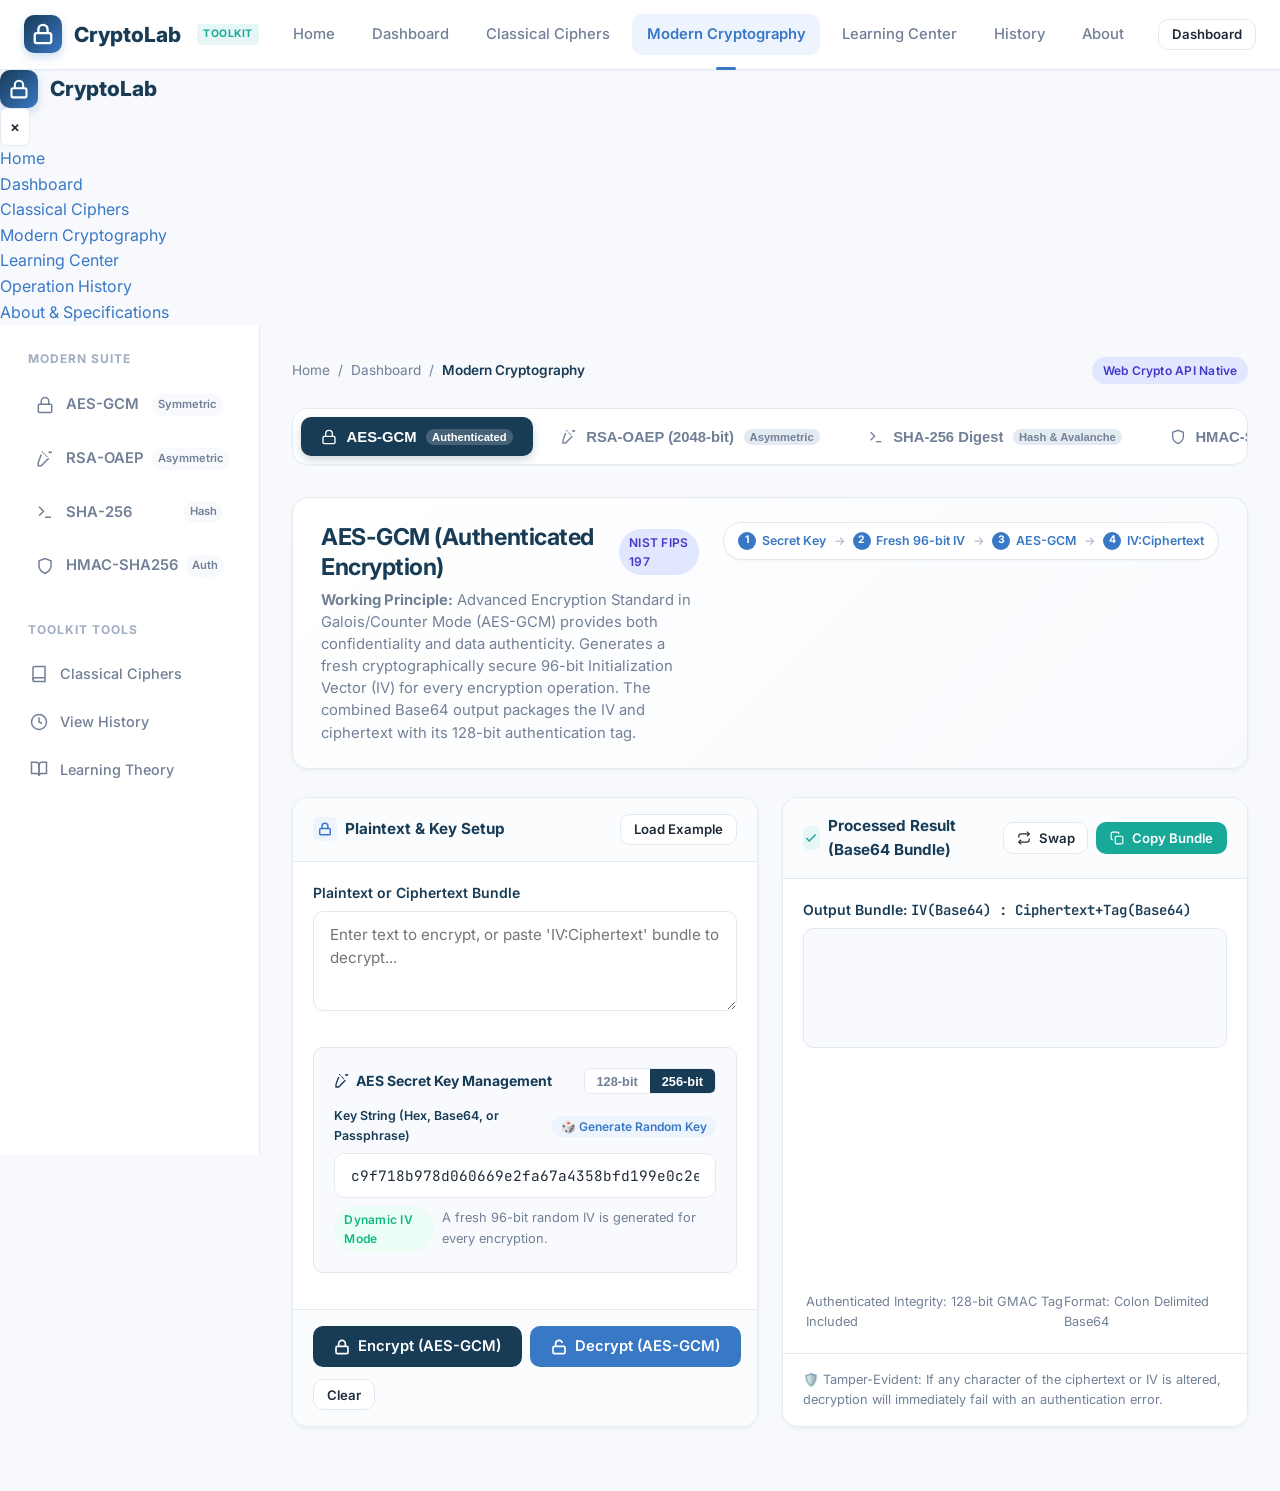
<file: modern.html>
<!DOCTYPE html>
<html lang="en">
<head>
  <meta charset="UTF-8">
  <meta name="viewport" content="width=device-width, initial-scale=1.0">
  <title>Modern Cryptography – CryptoLab</title>
  <link rel="stylesheet" href="css/style.css">
  <link rel="stylesheet" href="css/algorithms.css">
  <link rel="stylesheet" href="css/responsive.css">
  <link rel="preconnect" href="https://fonts.googleapis.com">
  <link rel="preconnect" href="https://fonts.gstatic.com" crossorigin>
  <link href="https://fonts.googleapis.com/css2?family=Inter:wght@400;500;600;700;800&family=JetBrains+Mono:wght@400;500;600;700&display=swap" rel="stylesheet">
  <style>
    .loading-spinner {
      display: inline-block;
      width: 14px;
      height: 14px;
      border: 2px solid rgba(255,255,255,0.3);
      border-radius: 50%;
      border-top-color: #fff;
      animation: spin 0.8s linear infinite;
    }
    @keyframes spin {
      to { transform: rotate(360deg); }
    }
  </style>
</head>
<body>

  <!-- Top Navigation Bar -->
  <header class="navbar">
    <div class="nav-container">
      <a href="index.html" class="nav-brand">
        <div class="brand-icon-wrapper">
          <svg width="22" height="22" viewBox="0 0 24 24" fill="none" stroke="currentColor" stroke-width="2.5"><rect x="3" y="11" width="18" height="11" rx="2" ry="2"></rect><path d="M7 11V7a5 5 0 0 1 10 0v4"></path></svg>
        </div>
        <span>CryptoLab</span>
        <span class="brand-badge">Toolkit</span>
      </a>

      <nav>
        <ul class="nav-menu">
          <li class="nav-item"><a href="index.html" class="nav-link">Home</a></li>
          <li class="nav-item"><a href="dashboard.html" class="nav-link">Dashboard</a></li>
          <li class="nav-item"><a href="classical.html" class="nav-link">Classical Ciphers</a></li>
          <li class="nav-item"><a href="modern.html" class="nav-link active">Modern Cryptography</a></li>
          <li class="nav-item"><a href="learning.html" class="nav-link">Learning Center</a></li>
          <li class="nav-item"><a href="history.html" class="nav-link">History</a></li>
          <li class="nav-item"><a href="about.html" class="nav-link">About</a></li>
        </ul>
      </nav>

      <div class="nav-actions">
        <a href="dashboard.html" class="btn btn-outline btn-sm">Dashboard</a>
        <button class="nav-mobile-toggle" aria-label="Toggle Navigation">
          <svg width="24" height="24" viewBox="0 0 24 24" fill="none" stroke="currentColor" stroke-width="2"><line x1="3" y1="12" x2="21" y2="12"></line><line x1="3" y1="6" x2="21" y2="6"></line><line x1="3" y1="18" x2="21" y2="18"></line></svg>
        </button>
      </div>
    </div>
  </header>

  <!-- Mobile Offcanvas Drawer -->
  <div class="mobile-drawer-overlay"></div>
  <aside class="mobile-drawer">
    <div class="mobile-drawer-header">
      <div class="nav-brand">
        <div class="brand-icon-wrapper">
          <svg width="20" height="20" viewBox="0 0 24 24" fill="none" stroke="currentColor" stroke-width="2.5"><rect x="3" y="11" width="18" height="11" rx="2" ry="2"></rect><path d="M7 11V7a5 5 0 0 1 10 0v4"></path></svg>
        </div>
        <span>CryptoLab</span>
      </div>
      <button class="mobile-drawer-close btn btn-outline btn-icon-only" aria-label="Close menu">&times;</button>
    </div>
    <ul class="mobile-drawer-links">
      <li><a href="index.html" class="mobile-drawer-link">Home</a></li>
      <li><a href="dashboard.html" class="mobile-drawer-link">Dashboard</a></li>
      <li><a href="classical.html" class="mobile-drawer-link">Classical Ciphers</a></li>
      <li><a href="modern.html" class="mobile-drawer-link active">Modern Cryptography</a></li>
      <li><a href="learning.html" class="mobile-drawer-link">Learning Center</a></li>
      <li><a href="history.html" class="mobile-drawer-link">Operation History</a></li>
      <li><a href="about.html" class="mobile-drawer-link">About & Specifications</a></li>
    </ul>
  </aside>

  <!-- App Layout -->
  <div class="app-layout">
    <!-- Sidebar -->
    <aside class="sidebar">
      <div class="sidebar-section">
        <span class="sidebar-title">Modern Suite</span>
        <ul class="sidebar-menu">
          <li>
            <a href="#aes" class="sidebar-link active tab-btn" data-tab="tab-aes">
              <div class="sidebar-link-content">
                <svg width="18" height="18" viewBox="0 0 24 24" fill="none" stroke="currentColor" stroke-width="2"><rect x="3" y="11" width="18" height="11" rx="2" ry="2"></rect><path d="M7 11V7a5 5 0 0 1 10 0v4"></path></svg>
                <span>AES-GCM</span>
              </div>
              <span class="sidebar-chip">Symmetric</span>
            </a>
          </li>
          <li>
            <a href="#rsa" class="sidebar-link tab-btn" data-tab="tab-rsa">
              <div class="sidebar-link-content">
                <svg width="18" height="18" viewBox="0 0 24 24" fill="none" stroke="currentColor" stroke-width="2"><path d="M21 2l-2 2m-2-2l2 2m-4 4l-1 1m-2-2l1-1m-2-2l-1 1m-2-2l1-1m-2 4L3 17v4h4l10-10"></path></svg>
                <span>RSA-OAEP</span>
              </div>
              <span class="sidebar-chip">Asymmetric</span>
            </a>
          </li>
          <li>
            <a href="#sha256" class="sidebar-link tab-btn" data-tab="tab-sha256">
              <div class="sidebar-link-content">
                <svg width="18" height="18" viewBox="0 0 24 24" fill="none" stroke="currentColor" stroke-width="2"><polyline points="4 17 10 11 4 5"></polyline><line x1="12" y1="19" x2="20" y2="19"></line></svg>
                <span>SHA-256</span>
              </div>
              <span class="sidebar-chip">Hash</span>
            </a>
          </li>
          <li>
            <a href="#hmac" class="sidebar-link tab-btn" data-tab="tab-hmac">
              <div class="sidebar-link-content">
                <svg width="18" height="18" viewBox="0 0 24 24" fill="none" stroke="currentColor" stroke-width="2"><path d="M12 22s8-4 8-10V5l-8-3-8 3v7c0 6 8 10 8 10z"></path></svg>
                <span>HMAC-SHA256</span>
              </div>
              <span class="sidebar-chip">Auth</span>
            </a>
          </li>
        </ul>
      </div>

      <div class="sidebar-section">
        <span class="sidebar-title">Toolkit Tools</span>
        <ul class="sidebar-menu">
          <li>
            <a href="classical.html" class="sidebar-link">
              <div class="sidebar-link-content">
                <svg width="18" height="18" viewBox="0 0 24 24" fill="none" stroke="currentColor" stroke-width="2"><path d="M4 19.5A2.5 2.5 0 0 1 6.5 17H20"></path><path d="M6.5 2H20v20H6.5A2.5 2.5 0 0 1 4 19.5v-15A2.5 2.5 0 0 1 6.5 2z"></path></svg>
                <span>Classical Ciphers</span>
              </div>
            </a>
          </li>
          <li>
            <a href="history.html" class="sidebar-link">
              <div class="sidebar-link-content">
                <svg width="18" height="18" viewBox="0 0 24 24" fill="none" stroke="currentColor" stroke-width="2"><circle cx="12" cy="12" r="10"></circle><polyline points="12 6 12 12 16 14"></polyline></svg>
                <span>View History</span>
              </div>
            </a>
          </li>
          <li>
            <a href="learning.html" class="sidebar-link">
              <div class="sidebar-link-content">
                <svg width="18" height="18" viewBox="0 0 24 24" fill="none" stroke="currentColor" stroke-width="2"><path d="M2 3h6a4 4 0 0 1 4 4v14a3 3 0 0 0-3-3H2z"></path><path d="M22 3h-6a4 4 0 0 0-4 4v14a3 3 0 0 1 3-3h7z"></path></svg>
                <span>Learning Theory</span>
              </div>
            </a>
          </li>
        </ul>
      </div>
    </aside>

    <!-- Main Content -->
    <main class="main-content">
      <!-- Breadcrumb Bar -->
      <div class="breadcrumb-bar">
        <ul class="breadcrumb-list">
          <li class="breadcrumb-item"><a href="index.html">Home</a></li>
          <li class="breadcrumb-item">/</li>
          <li class="breadcrumb-item"><a href="dashboard.html">Dashboard</a></li>
          <li class="breadcrumb-item">/</li>
          <li class="breadcrumb-item active">Modern Cryptography</li>
        </ul>
        <span class="badge badge-modern">Web Crypto API Native</span>
      </div>

      <!-- Top Tabs Switcher -->
      <div class="algo-tabs-bar">
        <button type="button" class="algo-tab-btn active tab-btn" data-tab="tab-aes">
          <svg width="16" height="16" viewBox="0 0 24 24" fill="none" stroke="currentColor" stroke-width="2"><rect x="3" y="11" width="18" height="11" rx="2" ry="2"></rect><path d="M7 11V7a5 5 0 0 1 10 0v4"></path></svg>
          <span>AES-GCM</span>
          <span class="tab-badge">Authenticated</span>
        </button>
        <button type="button" class="algo-tab-btn tab-btn" data-tab="tab-rsa">
          <svg width="16" height="16" viewBox="0 0 24 24" fill="none" stroke="currentColor" stroke-width="2"><path d="M21 2l-2 2m-2-2l2 2m-4 4l-1 1m-2-2l1-1m-2-2l-1 1m-2-2l1-1m-2 4L3 17v4h4l10-10"></path></svg>
          <span>RSA-OAEP (2048-bit)</span>
          <span class="tab-badge">Asymmetric</span>
        </button>
        <button type="button" class="algo-tab-btn tab-btn" data-tab="tab-sha256">
          <svg width="16" height="16" viewBox="0 0 24 24" fill="none" stroke="currentColor" stroke-width="2"><polyline points="4 17 10 11 4 5"></polyline><line x1="12" y1="19" x2="20" y2="19"></line></svg>
          <span>SHA-256 Digest</span>
          <span class="tab-badge">Hash & Avalanche</span>
        </button>
        <button type="button" class="algo-tab-btn tab-btn" data-tab="tab-hmac">
          <svg width="16" height="16" viewBox="0 0 24 24" fill="none" stroke="currentColor" stroke-width="2"><path d="M12 22s8-4 8-10V5l-8-3-8 3v7c0 6 8 10 8 10z"></path></svg>
          <span>HMAC-SHA-256</span>
          <span class="tab-badge">Auth & Verify</span>
        </button>
      </div>

      <!-- ===================================================================
           TAB 1: AES-GCM
           =================================================================== -->
      <div id="tab-aes" class="tab-pane active">
        <!-- Info Banner -->
        <div class="algo-hero-card">
          <div class="algo-hero-content">
            <div class="algo-hero-title-row">
              <h2>AES-GCM (Authenticated Encryption)</h2>
              <span class="badge badge-modern">NIST FIPS 197</span>
            </div>
            <p>
              <strong>Working Principle:</strong> Advanced Encryption Standard in Galois/Counter Mode (AES-GCM) provides both confidentiality and data authenticity. Generates a fresh cryptographically secure 96-bit Initialization Vector (IV) for every encryption operation. The combined Base64 output packages the IV and ciphertext with its 128-bit authentication tag.
            </p>
          </div>
          <div class="algo-workflow-steps">
            <div class="wf-step active"><span class="wf-step-num">1</span><span>Secret Key</span></div>
            <span class="wf-arrow">&rarr;</span>
            <div class="wf-step active"><span class="wf-step-num">2</span><span>Fresh 96-bit IV</span></div>
            <span class="wf-arrow">&rarr;</span>
            <div class="wf-step active"><span class="wf-step-num">3</span><span>AES-GCM</span></div>
            <span class="wf-arrow">&rarr;</span>
            <div class="wf-step active"><span class="wf-step-num">4</span><span>IV:Ciphertext</span></div>
          </div>
        </div>

        <!-- Interactive Workspace -->
        <div class="workspace-grid">
          <!-- Left Panel: Input & Key Management -->
          <div class="workspace-panel">
            <div class="panel-header">
              <div class="panel-title">
                <div class="panel-title-icon input-icon">
                  <svg width="14" height="14" viewBox="0 0 24 24" fill="none" stroke="currentColor" stroke-width="2.5"><rect x="3" y="11" width="18" height="11" rx="2" ry="2"></rect><path d="M7 11V7a5 5 0 0 1 10 0v4"></path></svg>
                </div>
                <span>Plaintext & Key Setup</span>
              </div>
              <div class="panel-header-actions">
                <button type="button" class="btn btn-outline btn-sm" id="aes-example-btn">Load Example</button>
              </div>
            </div>

            <div class="panel-body">
              <div class="form-group">
                <label class="form-label" for="aes-input">Plaintext or Ciphertext Bundle</label>
                <textarea id="aes-input" class="form-control" rows="3" placeholder="Enter text to encrypt, or paste 'IV:Ciphertext' bundle to decrypt..."></textarea>
              </div>

              <!-- Dedicated Key Management Panel -->
              <div class="key-mgmt-card">
                <div class="key-mgmt-header">
                  <span class="key-mgmt-title">
                    <svg width="16" height="16" viewBox="0 0 24 24" fill="none" stroke="currentColor" stroke-width="2"><path d="M21 2l-2 2m-2-2l2 2m-4 4l-1 1m-2-2l1-1m-2-2l-1 1m-2-2l1-1m-2 4L3 17v4h4l10-10"></path></svg>
                    <span>AES Secret Key Management</span>
                  </span>
                  <div class="matrix-size-selector">
                    <button type="button" class="matrix-size-btn" id="aes-size-128">128-bit</button>
                    <button type="button" class="matrix-size-btn active" id="aes-size-256">256-bit</button>
                  </div>
                </div>

                <div class="form-group" style="margin-bottom: 0.5rem;">
                  <label class="form-label" style="font-size: 0.775rem;">
                    <span>Key String (Hex, Base64, or Passphrase)</span>
                    <button type="button" class="btn btn-subtle btn-sm" id="aes-gen-key-btn" style="padding: 2px 8px; font-size: 0.75rem;">
                      🎲 Generate Random Key
                    </button>
                  </label>
                  <input type="text" id="aes-key" class="form-control font-mono" placeholder="Secret key in hex or passphrase">
                </div>

                <div class="iv-badge-container">
                  <span class="badge badge-success">Dynamic IV Mode</span>
                  <span id="aes-iv-display">A fresh 96-bit random IV is generated for every encryption.</span>
                </div>
              </div>
            </div>

            <div class="panel-footer">
              <div style="display: flex; gap: 0.5rem;">
                <button type="button" class="btn btn-primary" id="aes-encrypt-btn">
                  <svg width="16" height="16" viewBox="0 0 24 24" fill="none" stroke="currentColor" stroke-width="2.5"><rect x="3" y="11" width="18" height="11" rx="2" ry="2"></rect><path d="M7 11V7a5 5 0 0 1 10 0v4"></path></svg>
                  <span>Encrypt (AES-GCM)</span>
                </button>
                <button type="button" class="btn btn-secondary" id="aes-decrypt-btn">
                  <svg width="16" height="16" viewBox="0 0 24 24" fill="none" stroke="currentColor" stroke-width="2.5"><rect x="3" y="11" width="18" height="11" rx="2" ry="2"></rect><path d="M7 11V7a5 5 0 0 1 9.9-1"></path></svg>
                  <span>Decrypt (AES-GCM)</span>
                </button>
              </div>
              <button type="button" class="btn btn-outline btn-sm" id="aes-clear-btn">Clear</button>
            </div>
          </div>

          <!-- Right Panel: Output -->
          <div class="workspace-panel">
            <div class="panel-header">
              <div class="panel-title">
                <div class="panel-title-icon output-icon">
                  <svg width="14" height="14" viewBox="0 0 24 24" fill="none" stroke="currentColor" stroke-width="2.5"><polyline points="20 6 9 17 4 12"></polyline></svg>
                </div>
                <span>Processed Result (Base64 Bundle)</span>
              </div>
              <div class="panel-header-actions">
                <button type="button" class="btn btn-outline btn-sm" id="aes-swap-btn">
                  <svg width="14" height="14" viewBox="0 0 24 24" fill="none" stroke="currentColor" stroke-width="2"><polyline points="17 1 21 5 17 9"></polyline><path d="M3 11V9a4 4 0 0 1 4-4h14"></path><polyline points="7 23 3 19 7 15"></polyline><path d="M21 13v2a4 4 0 0 1-4 4H3"></path></svg>
                  <span>Swap</span>
                </button>
                <button type="button" class="btn btn-accent btn-sm" id="aes-copy-btn">
                  <svg width="14" height="14" viewBox="0 0 24 24" fill="none" stroke="currentColor" stroke-width="2"><rect x="9" y="9" width="13" height="13" rx="2" ry="2"></rect><path d="M5 15H4a2 2 0 0 1-2-2V4a2 2 0 0 1 2-2h9a2 2 0 0 1 2 2v1"></path></svg>
                  <span>Copy Bundle</span>
                </button>
              </div>
            </div>

            <div class="panel-body">
              <div class="form-group" style="flex: 1; margin-bottom: 0;">
                <label class="form-label">
                  <span>Output Bundle: <code>IV(Base64) : Ciphertext+Tag(Base64)</code></span>
                </label>
                <div class="output-result-box" id="aes-output"></div>
              </div>
              <div class="output-meta-bar">
                <span>Authenticated Integrity: 128-bit GMAC Tag Included</span>
                <span>Format: Colon Delimited Base64</span>
              </div>
            </div>

            <div class="panel-footer" style="background: #FFFFFF;">
              <span style="font-size: 0.8rem; color: var(--text-muted);">
                🛡️ Tamper-Evident: If any character of the ciphertext or IV is altered, decryption will immediately fail with an authentication error.
              </span>
            </div>
          </div>
        </div>
      </div>

      <!-- ===================================================================
           TAB 2: RSA-OAEP
           =================================================================== -->
      <div id="tab-rsa" class="tab-pane">
        <!-- Info Banner -->
        <div class="algo-hero-card">
          <div class="algo-hero-content">
            <div class="algo-hero-title-row">
              <h2>RSA-OAEP (Asymmetric Cryptography)</h2>
              <span class="badge badge-modern">2048-bit Public Key</span>
            </div>
            <p>
              <strong>Working Principle:</strong> Asymmetric cryptography uses two mathematically linked keys: a <strong>Public Key</strong> (shared openly) to encrypt messages, and a private <strong>Private Key</strong> (kept secret) to decrypt them. RSA-OAEP with SHA-256 hashing incorporates optimal randomized padding to prevent chosen-ciphertext attacks.
            </p>
          </div>
          <div class="algo-workflow-steps">
            <div class="wf-step active"><span class="wf-step-num">1</span><span>Key Pair Gen</span></div>
            <span class="wf-arrow">&rarr;</span>
            <div class="wf-step active"><span class="wf-step-num">2</span><span>Public Key Encrypt</span></div>
            <span class="wf-arrow">&rarr;</span>
            <div class="wf-step active"><span class="wf-step-num">3</span><span>Base64 Payload</span></div>
            <span class="wf-arrow">&rarr;</span>
            <div class="wf-step active"><span class="wf-step-num">4</span><span>Private Key Decrypt</span></div>
          </div>
        </div>

        <!-- RSA Key Management Banner -->
        <div class="card" style="margin-bottom: 1.5rem;">
          <div style="display: flex; align-items: center; justify-content: space-between; margin-bottom: 1rem; flex-wrap: wrap; gap: 0.75rem;">
            <div>
              <h3 style="font-size: 1.05rem; display: flex; align-items: center; gap: 0.5rem;">
                <svg width="18" height="18" viewBox="0 0 24 24" fill="none" stroke="currentColor" stroke-width="2"><path d="M21 2l-2 2m-2-2l2 2m-4 4l-1 1m-2-2l1-1m-2-2l-1 1m-2-2l1-1m-2 4L3 17v4h4l10-10"></path></svg>
                <span>Active 2048-bit RSA-OAEP Key Pair (PEM Format)</span>
              </h3>
              <p style="font-size: 0.8rem; color: var(--text-muted); margin: 0;">
                Exportable X.509 SPKI Public Key and PKCS#8 Private Key standards.
              </p>
            </div>
            <button type="button" class="btn btn-primary btn-sm" id="rsa-gen-keys-btn">
              <span>Generate New 2048-bit Key Pair</span>
            </button>
          </div>

          <!-- Dual Key Boxes -->
          <div class="rsa-keys-grid">
            <!-- Public Key Box -->
            <div class="rsa-key-box">
              <div class="rsa-key-box-title">
                <span style="color: var(--secondary);">Public Key (SPKI) — Used for Encryption</span>
                <button type="button" class="btn btn-outline btn-sm" id="rsa-copy-pub-btn" style="padding: 2px 8px; font-size: 0.725rem;">
                  Copy Public PEM
                </button>
              </div>
              <textarea id="rsa-public-key" class="key-display-textarea" rows="4" placeholder="-----BEGIN PUBLIC KEY-----"></textarea>
            </div>

            <!-- Private Key Box -->
            <div class="rsa-key-box">
              <div class="rsa-key-box-title">
                <span style="color: var(--primary);">Private Key (PKCS#8) — Used for Decryption</span>
                <button type="button" class="btn btn-outline btn-sm" id="rsa-copy-priv-btn" style="padding: 2px 8px; font-size: 0.725rem;">
                  Copy Private PEM
                </button>
              </div>
              <textarea id="rsa-private-key" class="key-display-textarea" rows="4" placeholder="-----BEGIN PRIVATE KEY-----"></textarea>
            </div>
          </div>
        </div>

        <!-- Interactive Workspace -->
        <div class="workspace-grid">
          <!-- Left Panel -->
          <div class="workspace-panel">
            <div class="panel-header">
              <div class="panel-title">
                <div class="panel-title-icon input-icon">
                  <svg width="14" height="14" viewBox="0 0 24 24" fill="none" stroke="currentColor" stroke-width="2.5"><polyline points="4 14 10 14 10 20"></polyline><polyline points="20 10 14 10 14 4"></polyline></svg>
                </div>
                <span>Plaintext or Ciphertext Input</span>
              </div>
              <div class="panel-header-actions">
                <button type="button" class="btn btn-outline btn-sm" id="rsa-example-btn">Load Example</button>
              </div>
            </div>

            <div class="panel-body">
              <div class="form-group" style="flex: 1;">
                <label class="form-label" for="rsa-input">
                  <span>Message Payload</span>
                  <span class="form-label-hint" id="rsa-byte-counter">0 / 190 bytes</span>
                </label>
                <textarea id="rsa-input" class="form-control" rows="5" placeholder="Enter plaintext to encrypt with Public Key, or paste Base64 ciphertext to decrypt with Private Key..."></textarea>
              </div>

              <div style="background: #F8FAFD; border: 1px solid var(--border-color); border-radius: var(--radius-sm); padding: 0.75rem; font-size: 0.8rem; color: var(--text-muted);">
                💡 <strong>Payload Size Limit:</strong> RSA-OAEP with SHA-256 can encrypt a maximum of <strong>190 bytes</strong>. In production, RSA is used in hybrid schemes to wrap symmetric AES keys.
              </div>
            </div>

            <div class="panel-footer">
              <div style="display: flex; gap: 0.5rem;">
                <button type="button" class="btn btn-primary" id="rsa-encrypt-btn">
                  <svg width="16" height="16" viewBox="0 0 24 24" fill="none" stroke="currentColor" stroke-width="2.5"><rect x="3" y="11" width="18" height="11" rx="2" ry="2"></rect><path d="M7 11V7a5 5 0 0 1 10 0v4"></path></svg>
                  <span>Encrypt with Public Key</span>
                </button>
                <button type="button" class="btn btn-secondary" id="rsa-decrypt-btn">
                  <svg width="16" height="16" viewBox="0 0 24 24" fill="none" stroke="currentColor" stroke-width="2.5"><rect x="3" y="11" width="18" height="11" rx="2" ry="2"></rect><path d="M7 11V7a5 5 0 0 1 9.9-1"></path></svg>
                  <span>Decrypt with Private Key</span>
                </button>
              </div>
              <button type="button" class="btn btn-outline btn-sm" id="rsa-clear-btn">Clear</button>
            </div>
          </div>

          <!-- Right Panel -->
          <div class="workspace-panel">
            <div class="panel-header">
              <div class="panel-title">
                <div class="panel-title-icon output-icon">
                  <svg width="14" height="14" viewBox="0 0 24 24" fill="none" stroke="currentColor" stroke-width="2.5"><polyline points="20 6 9 17 4 12"></polyline></svg>
                </div>
                <span>Processed Output</span>
              </div>
              <div class="panel-header-actions">
                <button type="button" class="btn btn-outline btn-sm" id="rsa-swap-btn">
                  <svg width="14" height="14" viewBox="0 0 24 24" fill="none" stroke="currentColor" stroke-width="2"><polyline points="17 1 21 5 17 9"></polyline><path d="M3 11V9a4 4 0 0 1 4-4h14"></path><polyline points="7 23 3 19 7 15"></polyline><path d="M21 13v2a4 4 0 0 1-4 4H3"></path></svg>
                  <span>Swap</span>
                </button>
                <button type="button" class="btn btn-accent btn-sm" id="rsa-copy-output-btn">
                  <svg width="14" height="14" viewBox="0 0 24 24" fill="none" stroke="currentColor" stroke-width="2"><rect x="9" y="9" width="13" height="13" rx="2" ry="2"></rect><path d="M5 15H4a2 2 0 0 1-2-2V4a2 2 0 0 1 2-2h9a2 2 0 0 1 2 2v1"></path></svg>
                  <span>Copy Output</span>
                </button>
              </div>
            </div>

            <div class="panel-body">
              <div class="form-group" style="flex: 1; margin-bottom: 0;">
                <label class="form-label">Result Payload</label>
                <div class="output-result-box" id="rsa-output"></div>
              </div>
              <div class="output-meta-bar">
                <span>Output Format: Base64 Encoded (256 bytes)</span>
                <span>Padding: OAEP (SHA-256)</span>
              </div>
            </div>

            <div class="panel-footer" style="background: #FFFFFF;">
              <span style="font-size: 0.8rem; color: var(--text-muted);">
                🔒 Asymmetric Assurance: Anyone with your public key can encrypt messages to you, but only you holding the private key can decrypt them.
              </span>
            </div>
          </div>
        </div>
      </div>

      <!-- ===================================================================
           TAB 3: SHA-256 HASH & AVALANCHE EFFECT
           =================================================================== -->
      <div id="tab-sha256" class="tab-pane">
        <!-- Info Banner -->
        <div class="algo-hero-card">
          <div class="algo-hero-content">
            <div class="algo-hero-title-row">
              <h2>SHA-256 Cryptographic Hash</h2>
              <span class="badge badge-hash">NIST FIPS 180-4</span>
            </div>
            <p>
              <strong>Working Principle:</strong> Computes a deterministic 256-bit (32-byte, 64-hex character) digest of arbitrary input data. Cryptographic hashing is strictly <strong>one-way</strong> and non-reversible. Any minor change in input triggers a massive, unpredictable change across the entire digest (the <em>Avalanche Effect</em>).
            </p>
          </div>
          <div class="algo-workflow-steps">
            <div class="wf-step active"><span class="wf-step-num">1</span><span>Arbitrary Input</span></div>
            <span class="wf-arrow">&rarr;</span>
            <div class="wf-step active"><span class="wf-step-num">2</span><span>Merkle-Damgård</span></div>
            <span class="wf-arrow">&rarr;</span>
            <div class="wf-step active"><span class="wf-step-num">3</span><span>One-Way Digest</span></div>
            <span class="wf-arrow">&rarr;</span>
            <div class="wf-step active"><span class="wf-step-num">4</span><span>64 Hex Digest</span></div>
          </div>
        </div>

        <!-- Interactive Workspace -->
        <div class="workspace-grid">
          <!-- Left Panel -->
          <div class="workspace-panel">
            <div class="panel-header">
              <div class="panel-title">
                <div class="panel-title-icon input-icon">
                  <svg width="14" height="14" viewBox="0 0 24 24" fill="none" stroke="currentColor" stroke-width="2.5"><polyline points="4 17 10 11 4 5"></polyline></svg>
                </div>
                <span>Input Text to Digest</span>
              </div>
              <div class="panel-header-actions">
                <button type="button" class="btn btn-outline btn-sm" id="sha-example-btn">Load FIPS Test Vector ("abc")</button>
              </div>
            </div>

            <div class="panel-body">
              <div class="form-group" style="flex: 1;">
                <label class="form-label" for="sha-input">Message Text</label>
                <textarea id="sha-input" class="form-control" rows="5" placeholder="Type text here to watch SHA-256 digest update in real time..."></textarea>
              </div>
            </div>

            <div class="panel-footer">
              <button type="button" class="btn btn-primary" id="sha-hash-btn">
                <svg width="16" height="16" viewBox="0 0 24 24" fill="none" stroke="currentColor" stroke-width="2.5"><polyline points="20 6 9 17 4 12"></polyline></svg>
                <span>Compute SHA-256 Hash</span>
              </button>
              <button type="button" class="btn btn-outline btn-sm" id="sha-clear-btn">Clear</button>
            </div>
          </div>

          <!-- Right Panel -->
          <div class="workspace-panel">
            <div class="panel-header">
              <div class="panel-title">
                <div class="panel-title-icon output-icon">
                  <svg width="14" height="14" viewBox="0 0 24 24" fill="none" stroke="currentColor" stroke-width="2.5"><polyline points="20 6 9 17 4 12"></polyline></svg>
                </div>
                <span>Cryptographic Digest Output</span>
              </div>
              <div class="panel-header-actions">
                <button type="button" class="btn btn-accent btn-sm" id="sha-copy-btn">
                  <svg width="14" height="14" viewBox="0 0 24 24" fill="none" stroke="currentColor" stroke-width="2"><rect x="9" y="9" width="13" height="13" rx="2" ry="2"></rect><path d="M5 15H4a2 2 0 0 1-2-2V4a2 2 0 0 1 2-2h9a2 2 0 0 1 2 2v1"></path></svg>
                  <span>Copy Hex Hash</span>
                </button>
              </div>
            </div>

            <div class="panel-body">
              <div class="form-group" style="flex: 1; margin-bottom: 0;">
                <label class="form-label">
                  <span>Hexadecimal Representation (64 chars)</span>
                </label>
                <div class="output-result-box" id="sha-output"></div>
              </div>
              <div class="output-meta-bar">
                <span id="sha-bit-len">256 bits</span>
                <span id="sha-byte-len">32 bytes (64 hex characters)</span>
              </div>
            </div>

            <div class="panel-footer" style="background: #FFFFFF;">
              <span style="font-size: 0.8rem; color: var(--text-muted);">
                ⚡ Irreversible Nature: There is no mathematical "decrypt" function for SHA-256. It is designed to verify integrity and detect tampering.
              </span>
            </div>
          </div>
        </div>

        <!-- Avalanche Effect Comparator Section -->
        <div class="avalanche-container">
          <div style="display: flex; align-items: center; justify-content: space-between; flex-wrap: wrap; gap: 0.5rem;">
            <div>
              <h3 style="font-size: 1.15rem; color: var(--primary); display: flex; align-items: center; gap: 0.5rem;">
                <svg width="20" height="20" viewBox="0 0 24 24" fill="none" stroke="currentColor" stroke-width="2"><polyline points="23 6 13.5 15.5 8.5 10.5 1 18"></polyline><polyline points="17 6 23 6 23 12"></polyline></svg>
                <span>Interactive Avalanche Effect Visualizer</span>
              </h3>
              <p style="font-size: 0.85rem; color: var(--text-muted); margin: 0;">
                See how changing even a single character causes ~50% of the 256 bits to flip completely.
              </p>
            </div>
            <div id="av-metric" class="diff-metric-pill">
              Calculating divergence...
            </div>
          </div>

          <div class="avalanche-grid">
            <div class="avalanche-box">
              <label class="form-label" style="font-size: 0.8rem;">Sample Input A</label>
              <input type="text" id="av-input-a" class="form-control" value="CryptoLab">
              <div style="margin-top: 0.5rem;">
                <span style="font-size: 0.75rem; color: var(--text-muted); font-weight: 600;">Hash A:</span>
                <code id="av-hash-a" style="display: block; font-size: 0.75rem; word-break: break-all; margin-top: 2px; color: var(--secondary);"></code>
              </div>
            </div>

            <div class="avalanche-box">
              <label class="form-label" style="font-size: 0.8rem;">Sample Input B (1 character changed)</label>
              <input type="text" id="av-input-b" class="form-control" value="cryptoLab">
              <div style="margin-top: 0.5rem;">
                <span style="font-size: 0.75rem; color: var(--text-muted); font-weight: 600;">Hash B:</span>
                <code id="av-hash-b" style="display: block; font-size: 0.75rem; word-break: break-all; margin-top: 2px; color: var(--accent);"></code>
              </div>
            </div>
          </div>
        </div>
      </div>

      <!-- ===================================================================
           TAB 4: HMAC-SHA-256
           =================================================================== -->
      <div id="tab-hmac" class="tab-pane">
        <!-- Info Banner -->
        <div class="algo-hero-card">
          <div class="algo-hero-content">
            <div class="algo-hero-title-row">
              <h2>HMAC-SHA-256 (Message Authentication)</h2>
              <span class="badge badge-mac">RFC 2104 / RFC 4231</span>
            </div>
            <p>
              <strong>Working Principle:</strong> Keyed-hash Message Authentication Code (HMAC) combines a shared secret key with a cryptographic hash function (SHA-256). It guarantees both <strong>data integrity</strong> and <strong>message authenticity</strong>: recipients can mathematically verify the sender possessed the shared secret key and the message was not tampered with in transit.
            </p>
          </div>
          <div class="algo-workflow-steps">
            <div class="wf-step active"><span class="wf-step-num">1</span><span>Message + Secret</span></div>
            <span class="wf-arrow">&rarr;</span>
            <div class="wf-step active"><span class="wf-step-num">2</span><span>Inner/Outer Hash</span></div>
            <span class="wf-arrow">&rarr;</span>
            <div class="wf-step active"><span class="wf-step-num">3</span><span>HMAC Tag</span></div>
            <span class="wf-arrow">&rarr;</span>
            <div class="wf-step active"><span class="wf-step-num">4</span><span>Constant-Time Verify</span></div>
          </div>
        </div>

        <!-- Sub Tabs: Generate vs Verify -->
        <div class="tab-nav" style="margin-bottom: 1.5rem;">
          <button type="button" class="tab-btn active" data-tab="hmac-sub-generate">
            <svg width="16" height="16" viewBox="0 0 24 24" fill="none" stroke="currentColor" stroke-width="2"><path d="M12 22s8-4 8-10V5l-8-3-8 3v7c0 6 8 10 8 10z"></path></svg>
            <span>Generate Authentication Code</span>
          </button>
          <button type="button" class="tab-btn" data-tab="hmac-sub-verify">
            <svg width="16" height="16" viewBox="0 0 24 24" fill="none" stroke="currentColor" stroke-width="2"><polyline points="20 6 9 17 4 12"></polyline></svg>
            <span>Verify Received Message & Tag</span>
          </button>
        </div>

        <!-- Sub-pane 1: Generate HMAC -->
        <div id="hmac-sub-generate" class="tab-pane active">
          <div class="workspace-grid">
            <div class="workspace-panel">
              <div class="panel-header">
                <div class="panel-title">
                  <div class="panel-title-icon input-icon">
                    <svg width="14" height="14" viewBox="0 0 24 24" fill="none" stroke="currentColor" stroke-width="2.5"><polyline points="4 14 10 14 10 20"></polyline></svg>
                  </div>
                  <span>Message & Shared Secret</span>
                </div>
                <div class="panel-header-actions">
                  <button type="button" class="btn btn-outline btn-sm" id="hmac-gen-example-btn">Load Example</button>
                </div>
              </div>

              <div class="panel-body">
                <div class="form-group">
                  <label class="form-label" for="hmac-gen-msg">Message Content</label>
                  <textarea id="hmac-gen-msg" class="form-control" rows="3" placeholder="Enter message payload..."></textarea>
                </div>

                <div class="form-group">
                  <label class="form-label" for="hmac-gen-key">Secret Key</label>
                  <input type="text" id="hmac-gen-key" class="form-control font-mono" placeholder="Enter shared secret key...">
                </div>
              </div>

              <div class="panel-footer">
                <button type="button" class="btn btn-primary" id="hmac-generate-btn">
                  <svg width="16" height="16" viewBox="0 0 24 24" fill="none" stroke="currentColor" stroke-width="2.5"><polyline points="20 6 9 17 4 12"></polyline></svg>
                  <span>Generate HMAC Code</span>
                </button>
                <button type="button" class="btn btn-outline btn-sm" id="hmac-gen-clear-btn">Clear</button>
              </div>
            </div>

            <div class="workspace-panel">
              <div class="panel-header">
                <div class="panel-title">
                  <div class="panel-title-icon output-icon">
                    <svg width="14" height="14" viewBox="0 0 24 24" fill="none" stroke="currentColor" stroke-width="2.5"><polyline points="20 6 9 17 4 12"></polyline></svg>
                  </div>
                  <span>Generated Authentication Tag</span>
                </div>
                <div class="panel-header-actions">
                  <button type="button" class="btn btn-accent btn-sm" id="hmac-gen-copy-btn">
                    <svg width="14" height="14" viewBox="0 0 24 24" fill="none" stroke="currentColor" stroke-width="2"><rect x="9" y="9" width="13" height="13" rx="2" ry="2"></rect><path d="M5 15H4a2 2 0 0 1-2-2V4a2 2 0 0 1 2-2h9a2 2 0 0 1 2 2v1"></path></svg>
                    <span>Copy Tag</span>
                  </button>
                </div>
              </div>

              <div class="panel-body">
                <div class="form-group" style="flex: 1; margin-bottom: 0;">
                  <label class="form-label">HMAC-SHA-256 Digest (Hexadecimal)</label>
                  <div class="output-result-box" id="hmac-gen-output"></div>
                </div>
                <div class="output-meta-bar">
                  <span>Standard: RFC 2104 / RFC 4231</span>
                  <span>Output: 256 bits (64 hex characters)</span>
                </div>
              </div>

              <div class="panel-footer" style="background: #FFFFFF;">
                <span style="font-size: 0.8rem; color: var(--text-muted);">
                  The recipient can run verification with the same shared secret key to authenticate this tag.
                </span>
              </div>
            </div>
          </div>
        </div>

        <!-- Sub-pane 2: Verify HMAC -->
        <div id="hmac-sub-verify" class="tab-pane">
          <div class="card">
            <div style="display: flex; align-items: center; justify-content: space-between; margin-bottom: 1.25rem;">
              <div>
                <h3 style="font-size: 1.15rem;">HMAC Authenticity & Integrity Verifier</h3>
                <p style="font-size: 0.85rem; color: var(--text-muted); margin: 0;">
                  Check whether a message and authentication tag match the shared secret key.
                </p>
              </div>
              <button type="button" class="btn btn-outline btn-sm" id="hmac-ver-example-btn">Load Verification Test Vector</button>
            </div>

            <div class="form-group">
              <label class="form-label" for="hmac-ver-msg">Received Message Content</label>
              <textarea id="hmac-ver-msg" class="form-control" rows="2" placeholder="Enter message to verify..."></textarea>
            </div>

            <div style="display: grid; grid-template-columns: 1fr 1fr; gap: 1rem;">
              <div class="form-group">
                <label class="form-label" for="hmac-ver-key">Shared Secret Key</label>
                <input type="text" id="hmac-ver-key" class="form-control font-mono" placeholder="Enter secret key...">
              </div>

              <div class="form-group">
                <label class="form-label" for="hmac-ver-tag">Supplied HMAC Tag (Hex or Base64)</label>
                <input type="text" id="hmac-ver-tag" class="form-control font-mono" placeholder="Paste 64-char hex tag to verify...">
              </div>
            </div>

            <button type="button" class="btn btn-primary" id="hmac-verify-btn">
              <svg width="16" height="16" viewBox="0 0 24 24" fill="none" stroke="currentColor" stroke-width="2.5"><polyline points="20 6 9 17 4 12"></polyline></svg>
              <span>Verify Authenticity</span>
            </button>

            <!-- Verification Status Display -->
            <div id="hmac-ver-status"></div>
          </div>
        </div>
      </div>
    </main>
  </div>

  <script src="js/app.js"></script>
  <script src="js/navigation.js"></script>
  <script src="js/aes.js"></script>
  <script src="js/rsa.js"></script>
  <script src="js/sha256.js"></script>
  <script src="js/hmac.js"></script>
  <script>
    document.addEventListener('DOMContentLoaded', () => {
      AesToolkit.initUI();
      RsaToolkit.initUI();
      Sha256Toolkit.initUI();
      HmacToolkit.initUI();

      // Check hash fragment to activate specific tab
      const hash = window.location.hash;
      if (hash === '#rsa') {
        const btn = document.querySelector('.tab-btn[data-tab="tab-rsa"]');
        if (btn) btn.click();
      } else if (hash === '#sha256') {
        const btn = document.querySelector('.tab-btn[data-tab="tab-sha256"]');
        if (btn) btn.click();
      } else if (hash === '#hmac') {
        const btn = document.querySelector('.tab-btn[data-tab="tab-hmac"]');
        if (btn) btn.click();
      }
    });
  </script>
</body>
</html>
</file>
<file: css/style.css>
/* ==========================================================================
   CryptoLab - Design System & Global Styles
   Light Theme: Premium Developer / SaaS / Academic Tech Platform
   ========================================================================== */

:root {
  /* Color Palette - Strict Brand Specification */
  --primary: #183B56;
  --primary-hover: #122C41;
  --primary-light: #E9F0F8;
  --secondary: #3978C5;
  --secondary-hover: #2D63A5;
  --secondary-light: #EDF4FD;
  --bg-page: #F7F9FC;
  --bg-card: #FFFFFF;
  --accent: #18A999;
  --accent-hover: #13887B;
  --accent-light: #E6F7F5;
  --text-main: #202B38;
  --text-muted: #718096;
  --text-light: #A0AEC0;
  --border-color: #E4EAF1;
  --border-focus: #3978C5;

  /* Semantic State Colors */
  --success: #10B981;
  --success-light: #ECFDF5;
  --success-border: #A7F3D0;
  --warning: #F59E0B;
  --warning-light: #FFFBEB;
  --warning-border: #FDE68A;
  --danger: #EF4444;
  --danger-light: #FEF2F2;
  --danger-border: #FECACA;
  --info: #3B82F6;
  --info-light: #EFF6FF;

  /* Typography */
  --font-sans: 'Inter', -apple-system, BlinkMacSystemFont, 'Segoe UI', Roboto, Helvetica, Arial, sans-serif;
  --font-mono: 'JetBrains Mono', 'Fira Code', 'Courier New', monospace;

  /* Elevation / Shadows */
  --shadow-xs: 0 1px 2px rgba(24, 59, 86, 0.04);
  --shadow-sm: 0 2px 4px rgba(24, 59, 86, 0.05);
  --shadow-md: 0 4px 12px rgba(24, 59, 86, 0.08);
  --shadow-lg: 0 10px 25px -3px rgba(24, 59, 86, 0.1), 0 4px 6px -2px rgba(24, 59, 86, 0.05);
  --shadow-xl: 0 20px 35px -5px rgba(24, 59, 86, 0.12);

  /* Radii */
  --radius-sm: 6px;
  --radius-md: 10px;
  --radius-lg: 16px;
  --radius-full: 9999px;

  /* Transitions */
  --transition-fast: 150ms ease;
  --transition-normal: 250ms cubic-bezier(0.4, 0, 0.2, 1);
  --transition-slow: 350ms cubic-bezier(0.4, 0, 0.2, 1);

  /* Layout dimensions */
  --header-height: 70px;
  --sidebar-width: 260px;
  --max-content-width: 1320px;
}

/* Base Reset & Core */
*, *::before, *::after {
  box-sizing: border-box;
  margin: 0;
  padding: 0;
}

html {
  font-size: 16px;
  scroll-behavior: smooth;
  -webkit-font-smoothing: antialiased;
  -moz-osx-font-smoothing: grayscale;
}

body {
  font-family: var(--font-sans);
  background-color: var(--bg-page);
  color: var(--text-main);
  line-height: 1.6;
  min-height: 100vh;
  display: flex;
  flex-direction: column;
}

/* Typography elements */
h1, h2, h3, h4, h5, h6 {
  color: var(--primary);
  font-weight: 700;
  line-height: 1.3;
}

h1 { font-size: 2.25rem; letter-spacing: -0.025em; }
h2 { font-size: 1.75rem; letter-spacing: -0.02em; }
h3 { font-size: 1.25rem; letter-spacing: -0.015em; }
h4 { font-size: 1.05rem; }

p {
  color: var(--text-main);
  margin-bottom: 0.75rem;
}

p.lead {
  font-size: 1.125rem;
  color: var(--text-muted);
  line-height: 1.7;
}

a {
  color: var(--secondary);
  text-decoration: none;
  transition: color var(--transition-fast);
}

a:hover {
  color: var(--secondary-hover);
}

code, pre, .font-mono {
  font-family: var(--font-mono);
}

/* Global Container */
.container {
  width: 100%;
  max-width: var(--max-content-width);
  margin: 0 auto;
  padding: 0 1.5rem;
}

/* Header & Global Navigation */
.navbar {
  height: var(--header-height);
  background: var(--bg-card);
  border-bottom: 1px solid var(--border-color);
  position: sticky;
  top: 0;
  z-index: 1000;
  display: flex;
  align-items: center;
  box-shadow: var(--shadow-xs);
}

.nav-container {
  display: flex;
  align-items: center;
  justify-content: space-between;
  width: 100%;
  max-width: var(--max-content-width);
  margin: 0 auto;
  padding: 0 1.5rem;
}

.nav-brand {
  display: flex;
  align-items: center;
  gap: 0.75rem;
  font-size: 1.3rem;
  font-weight: 800;
  color: var(--primary);
  text-decoration: none;
}

.brand-icon-wrapper {
  width: 38px;
  height: 38px;
  background: linear-gradient(135deg, var(--primary) 0%, var(--secondary) 100%);
  border-radius: var(--radius-md);
  display: flex;
  align-items: center;
  justify-content: center;
  color: #fff;
  box-shadow: 0 4px 10px rgba(57, 120, 197, 0.25);
}

.brand-badge {
  font-size: 0.65rem;
  font-weight: 700;
  text-transform: uppercase;
  background: var(--accent-light);
  color: var(--accent);
  padding: 2px 6px;
  border-radius: 4px;
  letter-spacing: 0.05em;
  margin-left: 0.25rem;
}

.nav-menu {
  display: flex;
  align-items: center;
  list-style: none;
  gap: 0.5rem;
}

.nav-item {
  position: relative;
}

.nav-link {
  display: flex;
  align-items: center;
  gap: 0.5rem;
  padding: 0.55rem 0.9rem;
  border-radius: var(--radius-md);
  font-size: 0.925rem;
  font-weight: 500;
  color: var(--text-muted);
  transition: all var(--transition-fast);
}

.nav-link:hover {
  color: var(--primary);
  background-color: var(--primary-light);
}

.nav-link.active {
  color: var(--secondary);
  background-color: var(--secondary-light);
  font-weight: 600;
}

.nav-link.active::after {
  content: '';
  position: absolute;
  bottom: -15px;
  left: 50%;
  transform: translateX(-50%);
  width: 20px;
  height: 3px;
  background-color: var(--secondary);
  border-radius: var(--radius-full);
}

.nav-actions {
  display: flex;
  align-items: center;
  gap: 0.75rem;
}

.nav-mobile-toggle {
  display: none;
  background: none;
  border: none;
  font-size: 1.5rem;
  color: var(--text-main);
  cursor: pointer;
  padding: 0.4rem;
  border-radius: var(--radius-sm);
}

/* App Layout with Sidebar (for dashboard, tools, history, learning, about) */
.app-layout {
  display: flex;
  min-height: calc(100vh - var(--header-height));
}

.sidebar {
  width: var(--sidebar-width);
  background: var(--bg-card);
  border-right: 1px solid var(--border-color);
  padding: 1.5rem 1rem;
  display: flex;
  flex-direction: column;
  gap: 1.75rem;
  flex-shrink: 0;
  position: sticky;
  top: var(--header-height);
  height: calc(100vh - var(--header-height));
  overflow-y: auto;
}

.sidebar-section {
  display: flex;
  flex-direction: column;
  gap: 0.4rem;
}

.sidebar-title {
  font-size: 0.75rem;
  font-weight: 700;
  text-transform: uppercase;
  color: var(--text-light);
  letter-spacing: 0.08em;
  padding: 0 0.75rem 0.4rem;
}

.sidebar-menu {
  list-style: none;
  display: flex;
  flex-direction: column;
  gap: 0.25rem;
}

.sidebar-link {
  display: flex;
  align-items: center;
  justify-content: space-between;
  padding: 0.65rem 0.85rem;
  border-radius: var(--radius-md);
  font-size: 0.9rem;
  font-weight: 500;
  color: var(--text-muted);
  transition: all var(--transition-fast);
}

.sidebar-link-content {
  display: flex;
  align-items: center;
  gap: 0.75rem;
}

.sidebar-link:hover {
  color: var(--primary);
  background-color: var(--primary-light);
}

.sidebar-link.active {
  color: var(--secondary);
  background-color: var(--secondary-light);
  font-weight: 600;
}

.sidebar-chip {
  font-size: 0.7rem;
  font-weight: 600;
  padding: 2px 6px;
  border-radius: var(--radius-full);
  background: var(--bg-page);
  color: var(--text-muted);
}

.sidebar-link.active .sidebar-chip {
  background: #fff;
  color: var(--secondary);
}

.main-content {
  flex: 1;
  padding: 2rem;
  max-width: 1400px;
  overflow-x: hidden;
}

/* Breadcrumbs */
.breadcrumb-bar {
  display: flex;
  align-items: center;
  justify-content: space-between;
  margin-bottom: 1.5rem;
}

.breadcrumb-list {
  display: flex;
  align-items: center;
  list-style: none;
  gap: 0.5rem;
  font-size: 0.85rem;
}

.breadcrumb-item {
  display: flex;
  align-items: center;
  gap: 0.5rem;
  color: var(--text-muted);
}

.breadcrumb-item a {
  color: var(--text-muted);
}

.breadcrumb-item a:hover {
  color: var(--secondary);
}

.breadcrumb-item.active {
  color: var(--primary);
  font-weight: 600;
}

/* Page Headers */
.page-header {
  margin-bottom: 2rem;
  display: flex;
  align-items: flex-start;
  justify-content: space-between;
  flex-wrap: wrap;
  gap: 1rem;
}

.page-header-title {
  display: flex;
  align-items: center;
  gap: 0.75rem;
}

.page-header-icon {
  width: 44px;
  height: 44px;
  border-radius: var(--radius-md);
  background: var(--secondary-light);
  color: var(--secondary);
  display: flex;
  align-items: center;
  justify-content: center;
  font-size: 1.25rem;
}

/* Buttons System */
.btn {
  display: inline-flex;
  align-items: center;
  justify-content: center;
  gap: 0.5rem;
  padding: 0.65rem 1.25rem;
  font-size: 0.925rem;
  font-weight: 600;
  font-family: var(--font-sans);
  border-radius: var(--radius-md);
  border: 1px solid transparent;
  cursor: pointer;
  transition: all var(--transition-fast);
  text-decoration: none;
  line-height: 1.25;
  white-space: nowrap;
}

.btn:active {
  transform: translateY(1px);
}

.btn-primary {
  background-color: var(--primary);
  color: #FFFFFF;
}

.btn-primary:hover {
  background-color: var(--primary-hover);
  color: #FFFFFF;
  box-shadow: 0 4px 12px rgba(24, 59, 86, 0.2);
}

.btn-secondary {
  background-color: var(--secondary);
  color: #FFFFFF;
}

.btn-secondary:hover {
  background-color: var(--secondary-hover);
  color: #FFFFFF;
  box-shadow: 0 4px 12px rgba(57, 120, 197, 0.25);
}

.btn-accent {
  background-color: var(--accent);
  color: #FFFFFF;
}

.btn-accent:hover {
  background-color: var(--accent-hover);
  color: #FFFFFF;
  box-shadow: 0 4px 12px rgba(24, 169, 153, 0.25);
}

.btn-outline {
  background-color: var(--bg-card);
  color: var(--text-main);
  border-color: var(--border-color);
}

.btn-outline:hover {
  background-color: var(--bg-page);
  border-color: #CBD5E1;
  color: var(--primary);
}

.btn-subtle {
  background-color: var(--secondary-light);
  color: var(--secondary);
}

.btn-subtle:hover {
  background-color: #dbe8fa;
  color: var(--secondary-hover);
}

.btn-danger {
  background-color: var(--danger-light);
  color: var(--danger);
  border-color: var(--danger-border);
}

.btn-danger:hover {
  background-color: var(--danger);
  color: #fff;
}

.btn-sm {
  padding: 0.4rem 0.8rem;
  font-size: 0.825rem;
}

.btn-lg {
  padding: 0.85rem 1.6rem;
  font-size: 1.05rem;
}

.btn-icon-only {
  padding: 0.55rem;
  border-radius: var(--radius-sm);
}

/* Cards */
.card {
  background: var(--bg-card);
  border: 1px solid var(--border-color);
  border-radius: var(--radius-lg);
  box-shadow: var(--shadow-sm);
  padding: 1.5rem;
  transition: transform var(--transition-normal), box-shadow var(--transition-normal);
}

.card-hover:hover {
  transform: translateY(-3px);
  box-shadow: var(--shadow-md);
  border-color: #D1DDEB;
}

/* Form Controls & Inputs */
.form-group {
  margin-bottom: 1.25rem;
  display: flex;
  flex-direction: column;
  gap: 0.4rem;
}

.form-label {
  font-size: 0.875rem;
  font-weight: 600;
  color: var(--primary);
  display: flex;
  align-items: center;
  justify-content: space-between;
}

.form-label-hint {
  font-size: 0.75rem;
  font-weight: 400;
  color: var(--text-muted);
}

.form-control {
  width: 100%;
  padding: 0.75rem 1rem;
  font-size: 0.95rem;
  font-family: var(--font-sans);
  color: var(--text-main);
  background-color: var(--bg-card);
  border: 1px solid var(--border-color);
  border-radius: var(--radius-md);
  transition: border-color var(--transition-fast), box-shadow var(--transition-fast);
}

.form-control:focus {
  outline: none;
  border-color: var(--border-focus);
  box-shadow: 0 0 0 3px rgba(57, 120, 197, 0.15);
}

textarea.form-control {
  resize: vertical;
  min-height: 100px;
  line-height: 1.5;
}

.form-control.font-mono {
  font-family: var(--font-mono);
  font-size: 0.9rem;
}

.form-error {
  font-size: 0.8rem;
  color: var(--danger);
  display: none;
  align-items: center;
  gap: 0.35rem;
  margin-top: 0.25rem;
}

.form-error.visible {
  display: flex;
}

/* Badges & Tags */
.badge {
  display: inline-flex;
  align-items: center;
  gap: 0.35rem;
  padding: 0.25rem 0.65rem;
  border-radius: var(--radius-full);
  font-size: 0.75rem;
  font-weight: 600;
  letter-spacing: 0.02em;
}

.badge-classical {
  background-color: #FEF3C7;
  color: #B45309;
}

.badge-modern {
  background-color: #E0E7FF;
  color: #4338CA;
}

.badge-hash {
  background-color: #EDE9FE;
  color: #6D28D9;
}

.badge-mac {
  background-color: #CCFBF1;
  color: #0F766E;
}

.badge-success {
  background-color: var(--success-light);
  color: var(--success);
}

.badge-danger {
  background-color: var(--danger-light);
  color: var(--danger);
}

/* Tabs Interface */
.tab-nav {
  display: flex;
  align-items: center;
  gap: 0.5rem;
  border-bottom: 1px solid var(--border-color);
  margin-bottom: 1.5rem;
  overflow-x: auto;
}

.tab-btn {
  background: none;
  border: none;
  padding: 0.75rem 1.25rem;
  font-size: 0.925rem;
  font-weight: 600;
  color: var(--text-muted);
  cursor: pointer;
  border-bottom: 2px solid transparent;
  transition: all var(--transition-fast);
  display: flex;
  align-items: center;
  gap: 0.5rem;
  white-space: nowrap;
}

.tab-btn:hover {
  color: var(--primary);
}

.tab-btn.active {
  color: var(--secondary);
  border-bottom-color: var(--secondary);
}

.tab-pane {
  display: none;
  animation: fadeIn 0.2s ease-in-out;
}

.tab-pane.active {
  display: block;
}

@keyframes fadeIn {
  from { opacity: 0; transform: translateY(4px); }
  to { opacity: 1; transform: translateY(0); }
}

/* Toast Notifications */
#toast-container {
  position: fixed;
  bottom: 1.5rem;
  right: 1.5rem;
  z-index: 9999;
  display: flex;
  flex-direction: column;
  gap: 0.75rem;
  pointer-events: none;
}

.toast {
  pointer-events: auto;
  min-width: 300px;
  max-width: 420px;
  background: var(--bg-card);
  border-radius: var(--radius-md);
  box-shadow: var(--shadow-lg);
  border-left: 4px solid var(--primary);
  padding: 1rem 1.25rem;
  display: flex;
  align-items: flex-start;
  gap: 0.75rem;
  animation: toastSlideIn 0.3s cubic-bezier(0.16, 1, 0.3, 1);
  transition: all var(--transition-normal);
}

.toast-success { border-left-color: var(--success); }
.toast-error { border-left-color: var(--danger); }
.toast-info { border-left-color: var(--secondary); }
.toast-warning { border-left-color: var(--warning); }

.toast-icon {
  font-size: 1.25rem;
  flex-shrink: 0;
  margin-top: 1px;
}
.toast-success .toast-icon { color: var(--success); }
.toast-error .toast-icon { color: var(--danger); }
.toast-info .toast-icon { color: var(--secondary); }
.toast-warning .toast-icon { color: var(--warning); }

.toast-content {
  flex: 1;
}

.toast-title {
  font-weight: 600;
  font-size: 0.9rem;
  color: var(--primary);
  margin-bottom: 2px;
}

.toast-msg {
  font-size: 0.825rem;
  color: var(--text-muted);
  line-height: 1.4;
}

.toast-close {
  background: none;
  border: none;
  color: var(--text-light);
  cursor: pointer;
  padding: 2px;
  font-size: 1rem;
}
.toast-close:hover {
  color: var(--text-main);
}

@keyframes toastSlideIn {
  from { transform: translateX(100%); opacity: 0; }
  to { transform: translateX(0); opacity: 1; }
}

/* Footer */
.footer {
  background: var(--bg-card);
  border-top: 1px solid var(--border-color);
  padding: 3rem 0 1.5rem;
  margin-top: auto;
}

.footer-grid {
  display: grid;
  grid-template-columns: 2fr 1fr 1fr 1fr;
  gap: 2.5rem;
  margin-bottom: 2.5rem;
}

.footer-brand p {
  color: var(--text-muted);
  font-size: 0.9rem;
  margin-top: 0.75rem;
  max-width: 320px;
}

.footer-title {
  font-size: 0.9rem;
  font-weight: 700;
  color: var(--primary);
  text-transform: uppercase;
  letter-spacing: 0.05em;
  margin-bottom: 1rem;
}

.footer-links {
  list-style: none;
  display: flex;
  flex-direction: column;
  gap: 0.6rem;
}

.footer-links a {
  font-size: 0.875rem;
  color: var(--text-muted);
}

.footer-links a:hover {
  color: var(--secondary);
}

.footer-bottom {
  display: flex;
  align-items: center;
  justify-content: space-between;
  padding-top: 1.5rem;
  border-top: 1px solid var(--border-color);
  font-size: 0.85rem;
  color: var(--text-muted);
  flex-wrap: wrap;
  gap: 1rem;
}

.academic-badge {
  display: inline-flex;
  align-items: center;
  gap: 0.4rem;
  background: var(--secondary-light);
  color: var(--secondary);
  padding: 0.3rem 0.75rem;
  border-radius: var(--radius-full);
  font-size: 0.8rem;
  font-weight: 600;
}
</file>
<file: css/responsive.css>
/* ==========================================================================
   CryptoLab - Responsive Media Queries & Mobile Optimizations
   ========================================================================== */

/* Large Tablets & Small Laptops (Max 1100px) */
@media (max-width: 1100px) {
  .app-layout {
    flex-direction: column;
  }

  .sidebar {
    width: 100%;
    height: auto;
    position: static;
    border-right: none;
    border-bottom: 1px solid var(--border-color);
    padding: 1rem 1.5rem;
    flex-direction: row;
    align-items: center;
    overflow-x: auto;
    gap: 1.5rem;
  }

  .sidebar-section {
    flex-direction: row;
    align-items: center;
    gap: 0.5rem;
  }

  .sidebar-menu {
    flex-direction: row;
    gap: 0.5rem;
  }

  .sidebar-title {
    display: none;
  }

  .workspace-grid {
    grid-template-columns: 1fr;
  }

  .footer-grid {
    grid-template-columns: 1fr 1fr;
    gap: 2rem;
  }
}

/* Medium Tablets & Mobile Devices (Max 768px) */
@media (max-width: 768px) {
  :root {
    --header-height: 62px;
  }

  h1 { font-size: 1.75rem; }
  h2 { font-size: 1.4rem; }
  h3 { font-size: 1.15rem; }

  .nav-menu {
    display: none; /* Replaced by mobile drawer */
  }

  .nav-mobile-toggle {
    display: flex;
    align-items: center;
    justify-content: center;
  }

  /* Offcanvas Mobile Navigation Drawer */
  .mobile-drawer-overlay {
    position: fixed;
    top: 0;
    left: 0;
    right: 0;
    bottom: 0;
    background: rgba(24, 59, 86, 0.4);
    backdrop-filter: blur(4px);
    z-index: 1999;
    opacity: 0;
    pointer-events: none;
    transition: opacity var(--transition-normal);
  }

  .mobile-drawer-overlay.open {
    opacity: 1;
    pointer-events: auto;
  }

  .mobile-drawer {
    position: fixed;
    top: 0;
    left: 0;
    width: 290px;
    height: 100%;
    background: var(--bg-card);
    z-index: 2000;
    transform: translateX(-100%);
    transition: transform var(--transition-normal);
    box-shadow: var(--shadow-xl);
    display: flex;
    flex-direction: column;
    padding: 1.5rem;
    overflow-y: auto;
  }

  .mobile-drawer.open {
    transform: translateX(0);
  }

  .mobile-drawer-header {
    display: flex;
    align-items: center;
    justify-content: space-between;
    padding-bottom: 1.25rem;
    border-bottom: 1px solid var(--border-color);
    margin-bottom: 1.25rem;
  }

  .mobile-drawer-links {
    list-style: none;
    display: flex;
    flex-direction: column;
    gap: 0.5rem;
  }

  .mobile-drawer-link {
    display: flex;
    align-items: center;
    gap: 0.75rem;
    padding: 0.75rem 1rem;
    border-radius: var(--radius-md);
    font-size: 0.95rem;
    font-weight: 600;
    color: var(--text-muted);
    transition: all var(--transition-fast);
  }

  .mobile-drawer-link:hover,
  .mobile-drawer-link.active {
    background: var(--secondary-light);
    color: var(--secondary);
  }

  /* Main content adjustments */
  .main-content {
    padding: 1.25rem 1rem;
  }

  .sidebar {
    display: none; /* Mobile drawer handles all navigation */
  }

  .stats-grid {
    grid-template-columns: 1fr;
    gap: 1rem;
  }

  .algo-cards-grid {
    grid-template-columns: 1fr;
  }

  .rsa-keys-grid {
    grid-template-columns: 1fr;
  }

  .avalanche-grid {
    grid-template-columns: 1fr;
  }

  .footer-grid {
    grid-template-columns: 1fr;
    gap: 1.5rem;
  }

  .footer-bottom {
    flex-direction: column;
    align-items: flex-start;
    gap: 0.75rem;
  }

  .algo-hero-card {
    flex-direction: column;
    gap: 1rem;
  }

  .algo-workflow-steps {
    width: 100%;
    justify-content: space-between;
  }

  .matrix-cell-input {
    height: 38px;
    font-size: 0.95rem;
  }

  .matrix-grid.grid-2x2 {
    grid-template-columns: repeat(2, 50px);
  }

  .matrix-grid.grid-3x3 {
    grid-template-columns: repeat(3, 42px);
  }
}
</file>
<file: css/algorithms.css>
/* ==========================================================================
   CryptoLab - Algorithm Toolkits Stylesheet
   Classical Ciphers & Modern Cryptography Interactive Workspaces
   ========================================================================== */

/* Sub-header with Algorithm Switcher Tabs */
.algo-tabs-bar {
  display: flex;
  align-items: center;
  gap: 0.5rem;
  background: var(--bg-card);
  padding: 0.5rem;
  border-radius: var(--radius-lg);
  border: 1px solid var(--border-color);
  box-shadow: var(--shadow-xs);
  margin-bottom: 2rem;
  overflow-x: auto;
}

.algo-tab-btn {
  display: flex;
  align-items: center;
  gap: 0.6rem;
  padding: 0.7rem 1.25rem;
  font-size: 0.925rem;
  font-weight: 600;
  color: var(--text-muted);
  background: transparent;
  border: none;
  border-radius: var(--radius-md);
  cursor: pointer;
  transition: all var(--transition-fast);
  white-space: nowrap;
}

.algo-tab-btn:hover {
  color: var(--primary);
  background: var(--bg-page);
}

.algo-tab-btn.active {
  background: var(--primary);
  color: #FFFFFF;
  box-shadow: 0 4px 10px rgba(24, 59, 86, 0.2);
}

.algo-tab-btn .tab-badge {
  font-size: 0.7rem;
  padding: 2px 6px;
  border-radius: var(--radius-full);
  background: rgba(255, 255, 255, 0.2);
  color: #fff;
}

.algo-tab-btn:not(.active) .tab-badge {
  background: var(--border-color);
  color: var(--text-muted);
}

/* Algorithm Info Banner */
.algo-hero-card {
  background: linear-gradient(135deg, #FFFFFF 0%, #F8FAFD 100%);
  border: 1px solid var(--border-color);
  border-radius: var(--radius-lg);
  padding: 1.5rem 1.75rem;
  box-shadow: var(--shadow-sm);
  margin-bottom: 1.75rem;
  display: flex;
  align-items: flex-start;
  justify-content: space-between;
  gap: 1.5rem;
  flex-wrap: wrap;
}

.algo-hero-content {
  flex: 1;
  min-width: 280px;
}

.algo-hero-title-row {
  display: flex;
  align-items: center;
  gap: 0.75rem;
  margin-bottom: 0.4rem;
}

.algo-hero-title-row h2 {
  font-size: 1.45rem;
  color: var(--primary);
}

.algo-hero-content p {
  color: var(--text-muted);
  font-size: 0.925rem;
  margin-bottom: 0;
  line-height: 1.5;
}

.algo-workflow-steps {
  display: flex;
  align-items: center;
  gap: 0.5rem;
  background: #FFFFFF;
  padding: 0.5rem 0.9rem;
  border-radius: var(--radius-full);
  border: 1px solid var(--border-color);
  box-shadow: var(--shadow-xs);
}

.wf-step {
  display: flex;
  align-items: center;
  gap: 0.35rem;
  font-size: 0.775rem;
  font-weight: 600;
  color: var(--text-muted);
}

.wf-step.active {
  color: var(--secondary);
}

.wf-step-num {
  width: 18px;
  height: 18px;
  border-radius: 50%;
  background: var(--bg-page);
  display: flex;
  align-items: center;
  justify-content: center;
  font-size: 0.65rem;
  font-weight: 700;
}

.wf-step.active .wf-step-num {
  background: var(--secondary);
  color: #fff;
}

.wf-arrow {
  color: var(--text-light);
  font-size: 0.75rem;
}

/* Workspace Split Layout */
.workspace-grid {
  display: grid;
  grid-template-columns: 1fr 1fr;
  gap: 1.5rem;
  margin-bottom: 2rem;
}

/* Input Panel & Output Panel */
.workspace-panel {
  background: var(--bg-card);
  border: 1px solid var(--border-color);
  border-radius: var(--radius-lg);
  box-shadow: var(--shadow-sm);
  display: flex;
  flex-direction: column;
  overflow: hidden;
}

.panel-header {
  padding: 1rem 1.25rem;
  border-bottom: 1px solid var(--border-color);
  display: flex;
  align-items: center;
  justify-content: space-between;
  background-color: #FAFCFE;
}

.panel-title {
  font-size: 0.95rem;
  font-weight: 700;
  color: var(--primary);
  display: flex;
  align-items: center;
  gap: 0.5rem;
}

.panel-title-icon {
  width: 24px;
  height: 24px;
  border-radius: var(--radius-sm);
  display: flex;
  align-items: center;
  justify-content: center;
  font-size: 0.85rem;
}

.panel-title-icon.input-icon {
  background: var(--secondary-light);
  color: var(--secondary);
}

.panel-title-icon.output-icon {
  background: var(--accent-light);
  color: var(--accent);
}

.panel-header-actions {
  display: flex;
  align-items: center;
  gap: 0.5rem;
}

.panel-body {
  padding: 1.25rem;
  flex: 1;
  display: flex;
  flex-direction: column;
  gap: 1rem;
}

.panel-footer {
  padding: 1rem 1.25rem;
  border-top: 1px solid var(--border-color);
  background-color: #FAFCFE;
  display: flex;
  align-items: center;
  justify-content: space-between;
  flex-wrap: wrap;
  gap: 0.75rem;
}

/* Key Parameter Box */
.key-box {
  background: #F8FAFD;
  border: 1px solid #E1E8F2;
  border-radius: var(--radius-md);
  padding: 1rem;
  margin-bottom: 0.5rem;
}

.key-box-title {
  font-size: 0.825rem;
  font-weight: 700;
  text-transform: uppercase;
  letter-spacing: 0.05em;
  color: var(--primary);
  margin-bottom: 0.6rem;
  display: flex;
  align-items: center;
  justify-content: space-between;
}

/* Caesar Shift Control */
.shift-control-group {
  display: flex;
  align-items: center;
  gap: 0.75rem;
}

.shift-input-wrapper {
  position: relative;
  flex: 1;
}

.shift-slider-box {
  display: flex;
  align-items: center;
  gap: 1rem;
  margin-top: 0.75rem;
}

.shift-slider {
  flex: 1;
  accent-color: var(--secondary);
}

.shift-indicator-badge {
  background: var(--secondary);
  color: #fff;
  font-size: 0.8rem;
  font-weight: 700;
  padding: 0.2rem 0.6rem;
  border-radius: var(--radius-sm);
  min-width: 44px;
  text-align: center;
}

.alphabet-mapping-preview {
  display: flex;
  align-items: center;
  gap: 0.25rem;
  overflow-x: auto;
  padding: 0.5rem 0.25rem;
  margin-top: 0.5rem;
  font-size: 0.75rem;
  font-family: var(--font-mono);
  background: #FFFFFF;
  border: 1px solid var(--border-color);
  border-radius: var(--radius-sm);
}

.char-pair {
  display: flex;
  flex-direction: column;
  align-items: center;
  padding: 0.15rem 0.35rem;
  border-radius: 3px;
  background: var(--bg-page);
}

.char-plain { color: var(--text-muted); font-weight: 500; }
.char-arrow { font-size: 0.6rem; color: var(--text-light); }
.char-cipher { color: var(--secondary); font-weight: 700; }

/* Multiplicative Key Selector */
.coprime-status-banner {
  display: flex;
  align-items: center;
  gap: 0.6rem;
  padding: 0.65rem 0.85rem;
  border-radius: var(--radius-sm);
  font-size: 0.825rem;
  margin-top: 0.5rem;
}

.coprime-valid {
  background: var(--success-light);
  color: #065F46;
  border: 1px solid var(--success-border);
}

.coprime-invalid {
  background: var(--danger-light);
  color: #991B1B;
  border: 1px solid var(--danger-border);
}

.coprime-quick-picks {
  display: flex;
  flex-wrap: wrap;
  gap: 0.35rem;
  margin-top: 0.6rem;
}

.quick-pick-btn {
  background: #FFFFFF;
  border: 1px solid var(--border-color);
  padding: 0.2rem 0.55rem;
  border-radius: var(--radius-sm);
  font-size: 0.775rem;
  font-weight: 600;
  cursor: pointer;
  transition: all var(--transition-fast);
}

.quick-pick-btn:hover {
  border-color: var(--secondary);
  color: var(--secondary);
}

/* Hill Matrix Editor */
.matrix-toolbar {
  display: flex;
  align-items: center;
  justify-content: space-between;
  margin-bottom: 0.75rem;
}

.matrix-size-selector {
  display: flex;
  border: 1px solid var(--border-color);
  border-radius: var(--radius-sm);
  overflow: hidden;
}

.matrix-size-btn {
  background: #FFFFFF;
  border: none;
  padding: 0.3rem 0.75rem;
  font-size: 0.8rem;
  font-weight: 600;
  cursor: pointer;
  color: var(--text-muted);
}

.matrix-size-btn.active {
  background: var(--primary);
  color: #FFFFFF;
}

.matrix-grid-container {
  display: flex;
  align-items: center;
  justify-content: center;
  gap: 0.5rem;
  padding: 0.75rem;
  background: #FFFFFF;
  border: 1px solid var(--border-color);
  border-radius: var(--radius-md);
  margin-bottom: 0.75rem;
}

.matrix-bracket {
  font-size: 3.5rem;
  font-weight: 300;
  color: var(--primary);
  line-height: 1;
  user-select: none;
}

.matrix-grid {
  display: grid;
  gap: 0.5rem;
}

.matrix-grid.grid-2x2 {
  grid-template-columns: repeat(2, 60px);
}

.matrix-grid.grid-3x3 {
  grid-template-columns: repeat(3, 52px);
}

.matrix-cell-input {
  width: 100%;
  height: 44px;
  text-align: center;
  font-size: 1.05rem;
  font-weight: 700;
  font-family: var(--font-mono);
  color: var(--primary);
  background: #FAFCFE;
  border: 1.5px solid var(--border-color);
  border-radius: var(--radius-sm);
  transition: border-color var(--transition-fast);
}

.matrix-cell-input:focus {
  outline: none;
  border-color: var(--secondary);
  background: #FFFFFF;
}

.matrix-diagnostics {
  font-size: 0.8rem;
  color: var(--text-muted);
  display: flex;
  flex-direction: column;
  gap: 0.35rem;
}

.matrix-diag-row {
  display: flex;
  align-items: center;
  justify-content: space-between;
}

/* Output Display Area */
.output-result-box {
  background: #F8FAFD;
  border: 1.5px solid #E1E8F2;
  border-radius: var(--radius-md);
  padding: 1rem;
  min-height: 120px;
  font-family: var(--font-mono);
  font-size: 0.95rem;
  color: var(--primary);
  word-break: break-all;
  white-space: pre-wrap;
  position: relative;
  line-height: 1.6;
}

.output-placeholder {
  color: var(--text-light);
  font-family: var(--font-sans);
  font-style: italic;
  font-size: 0.9rem;
}

.output-meta-bar {
  display: flex;
  align-items: center;
  justify-content: space-between;
  font-size: 0.8rem;
  color: var(--text-muted);
  padding: 0.4rem 0.2rem 0;
}

/* Step-by-Step Educational Drawer */
.steps-container {
  background: var(--bg-card);
  border: 1px solid var(--border-color);
  border-radius: var(--radius-lg);
  box-shadow: var(--shadow-sm);
  padding: 1.5rem;
  margin-bottom: 2rem;
}

.steps-header {
  display: flex;
  align-items: center;
  justify-content: space-between;
  margin-bottom: 1rem;
}

.steps-header h3 {
  font-size: 1.15rem;
  display: flex;
  align-items: center;
  gap: 0.5rem;
}

.steps-table-wrapper {
  overflow-x: auto;
  margin-top: 0.75rem;
}

.steps-table {
  width: 100%;
  border-collapse: collapse;
  font-size: 0.85rem;
}

.steps-table th {
  background: #F8FAFC;
  padding: 0.65rem 0.85rem;
  text-align: left;
  font-weight: 600;
  color: var(--text-muted);
  border-bottom: 1px solid var(--border-color);
}

.steps-table td {
  padding: 0.65rem 0.85rem;
  border-bottom: 1px solid var(--border-color);
  font-family: var(--font-mono);
}

.steps-table tr:hover td {
  background: #FAFCFE;
}

/* Modern Cryptography Panels (AES, RSA, SHA, HMAC) */
.key-mgmt-card {
  background: #F8FAFD;
  border: 1px solid #E1E8F2;
  border-radius: var(--radius-md);
  padding: 1.25rem;
  margin-bottom: 1rem;
}

.key-mgmt-header {
  display: flex;
  align-items: center;
  justify-content: space-between;
  margin-bottom: 0.75rem;
}

.key-mgmt-title {
  font-size: 0.875rem;
  font-weight: 700;
  color: var(--primary);
  display: flex;
  align-items: center;
  gap: 0.4rem;
}

.key-display-textarea {
  width: 100%;
  font-family: var(--font-mono);
  font-size: 0.825rem;
  padding: 0.65rem 0.85rem;
  background: #FFFFFF;
  border: 1px solid var(--border-color);
  border-radius: var(--radius-sm);
  resize: vertical;
  line-height: 1.4;
  color: var(--text-main);
}

.iv-badge-container {
  display: flex;
  align-items: center;
  gap: 0.5rem;
  font-size: 0.8rem;
  color: var(--text-muted);
  margin-top: 0.5rem;
}

/* RSA Asymmetric Key Split */
.rsa-keys-grid {
  display: grid;
  grid-template-columns: 1fr 1fr;
  gap: 1rem;
  margin-bottom: 1rem;
}

.rsa-key-box {
  background: #FFFFFF;
  border: 1px solid var(--border-color);
  border-radius: var(--radius-sm);
  padding: 0.85rem;
  display: flex;
  flex-direction: column;
  gap: 0.5rem;
}

.rsa-key-box-title {
  font-size: 0.8rem;
  font-weight: 700;
  display: flex;
  align-items: center;
  justify-content: space-between;
}

/* SHA Avalanche Visualizer */
.avalanche-container {
  background: var(--bg-card);
  border: 1px solid var(--border-color);
  border-radius: var(--radius-lg);
  padding: 1.5rem;
  margin-top: 1.5rem;
  box-shadow: var(--shadow-sm);
}

.avalanche-grid {
  display: grid;
  grid-template-columns: 1fr 1fr;
  gap: 1.25rem;
  margin-top: 1rem;
}

.avalanche-box {
  background: #F8FAFD;
  border: 1px solid var(--border-color);
  border-radius: var(--radius-md);
  padding: 1rem;
}

.diff-metric-pill {
  display: inline-flex;
  align-items: center;
  gap: 0.5rem;
  background: var(--accent-light);
  color: var(--accent);
  padding: 0.4rem 0.9rem;
  border-radius: var(--radius-full);
  font-size: 0.85rem;
  font-weight: 700;
  margin-top: 0.75rem;
}

/* HMAC Verification Badge */
.verify-status-banner {
  padding: 1rem 1.25rem;
  border-radius: var(--radius-md);
  display: flex;
  align-items: center;
  gap: 0.85rem;
  margin-top: 1rem;
  font-size: 0.95rem;
  font-weight: 600;
}

.verify-status-banner.match {
  background: var(--success-light);
  color: #065F46;
  border: 1.5px solid var(--success-border);
}

.verify-status-banner.mismatch {
  background: var(--danger-light);
  color: #991B1B;
  border: 1.5px solid var(--danger-border);
}

.verify-status-icon {
  font-size: 1.5rem;
  flex-shrink: 0;
}
</file>
<file: css/dashboard.css>
/* ==========================================================================
   CryptoLab - Dashboard Stylesheet
   ========================================================================== */

/* Metrics Stats Grid */
.stats-grid {
  display: grid;
  grid-template-columns: repeat(auto-fit, minmax(220px, 1fr));
  gap: 1.25rem;
  margin-bottom: 2rem;
}

.stat-card {
  background: var(--bg-card);
  border: 1px solid var(--border-color);
  border-radius: var(--radius-lg);
  padding: 1.25rem 1.5rem;
  box-shadow: var(--shadow-sm);
  display: flex;
  align-items: center;
  justify-content: space-between;
  transition: all var(--transition-normal);
}

.stat-card:hover {
  transform: translateY(-2px);
  box-shadow: var(--shadow-md);
  border-color: #D6E0EC;
}

.stat-info {
  display: flex;
  flex-direction: column;
}

.stat-label {
  font-size: 0.825rem;
  font-weight: 600;
  color: var(--text-muted);
  text-transform: uppercase;
  letter-spacing: 0.05em;
  margin-bottom: 0.25rem;
}

.stat-value {
  font-size: 1.85rem;
  font-weight: 800;
  color: var(--primary);
  line-height: 1.2;
}

.stat-subtext {
  font-size: 0.75rem;
  color: var(--accent);
  font-weight: 600;
  margin-top: 0.2rem;
}

.stat-icon {
  width: 48px;
  height: 48px;
  border-radius: var(--radius-md);
  display: flex;
  align-items: center;
  justify-content: center;
  font-size: 1.4rem;
  flex-shrink: 0;
}

.stat-icon-blue {
  background: var(--secondary-light);
  color: var(--secondary);
}

.stat-icon-navy {
  background: var(--primary-light);
  color: var(--primary);
}

.stat-icon-amber {
  background: #FEF3C7;
  color: #D97706;
}

.stat-icon-teal {
  background: var(--accent-light);
  color: var(--accent);
}

/* Section Header in Dashboard */
.section-header {
  display: flex;
  align-items: center;
  justify-content: space-between;
  margin-bottom: 1.25rem;
}

.section-header h2 {
  font-size: 1.35rem;
  color: var(--primary);
}

.section-header-actions {
  display: flex;
  gap: 0.75rem;
}

/* Quick Access Algorithm Cards Grid */
.algo-cards-grid {
  display: grid;
  grid-template-columns: repeat(auto-fill, minmax(310px, 1fr));
  gap: 1.25rem;
  margin-bottom: 2.5rem;
}

.algo-card {
  background: var(--bg-card);
  border: 1px solid var(--border-color);
  border-radius: var(--radius-lg);
  padding: 1.5rem;
  box-shadow: var(--shadow-sm);
  display: flex;
  flex-direction: column;
  justify-content: space-between;
  transition: all var(--transition-normal);
  position: relative;
  overflow: hidden;
}

.algo-card::before {
  content: '';
  position: absolute;
  top: 0;
  left: 0;
  right: 0;
  height: 4px;
  background: var(--primary);
  opacity: 0;
  transition: opacity var(--transition-fast);
}

.algo-card:hover {
  transform: translateY(-4px);
  box-shadow: var(--shadow-md);
  border-color: #CBDCEF;
}

.algo-card:hover::before {
  opacity: 1;
}

.algo-card.classical::before { background: #F59E0B; }
.algo-card.modern::before { background: var(--secondary); }
.algo-card.hash::before { background: #8B5CF6; }
.algo-card.mac::before { background: var(--accent); }

.algo-card-top {
  display: flex;
  align-items: flex-start;
  justify-content: space-between;
  margin-bottom: 1rem;
}

.algo-icon-box {
  width: 42px;
  height: 42px;
  border-radius: var(--radius-md);
  display: flex;
  align-items: center;
  justify-content: center;
  font-size: 1.2rem;
}

.algo-card h3 {
  font-size: 1.15rem;
  margin-bottom: 0.4rem;
  color: var(--primary);
}

.algo-card p {
  font-size: 0.875rem;
  color: var(--text-muted);
  line-height: 1.5;
  margin-bottom: 1.25rem;
}

.algo-card-footer {
  display: flex;
  align-items: center;
  justify-content: space-between;
  padding-top: 1rem;
  border-top: 1px solid var(--border-color);
}

.algo-meta {
  font-size: 0.775rem;
  color: var(--text-muted);
  font-weight: 500;
}

/* Category Highlights Section */
.categories-banner {
  display: grid;
  grid-template-columns: repeat(auto-fit, minmax(280px, 1fr));
  gap: 1.25rem;
  margin-bottom: 2.5rem;
}

.category-box {
  background: linear-gradient(145deg, #FFFFFF, #F8FAFD);
  border: 1px solid var(--border-color);
  border-radius: var(--radius-lg);
  padding: 1.5rem;
  box-shadow: var(--shadow-sm);
  transition: all var(--transition-normal);
}

.category-box:hover {
  border-color: var(--secondary);
  box-shadow: var(--shadow-md);
}

.category-box-header {
  display: flex;
  align-items: center;
  gap: 0.75rem;
  margin-bottom: 0.75rem;
}

.category-badge-icon {
  width: 36px;
  height: 36px;
  border-radius: var(--radius-sm);
  display: flex;
  align-items: center;
  justify-content: center;
  font-size: 1.1rem;
}

/* Recent Activity Table Card */
.activity-card {
  background: var(--bg-card);
  border: 1px solid var(--border-color);
  border-radius: var(--radius-lg);
  padding: 1.5rem;
  box-shadow: var(--shadow-sm);
}

.table-responsive {
  width: 100%;
  overflow-x: auto;
}

.activity-table {
  width: 100%;
  border-collapse: collapse;
  font-size: 0.875rem;
}

.activity-table th {
  text-align: left;
  padding: 0.85rem 1rem;
  font-weight: 600;
  color: var(--text-muted);
  text-transform: uppercase;
  font-size: 0.75rem;
  letter-spacing: 0.05em;
  border-bottom: 1px solid var(--border-color);
  background-color: #FAFCFE;
}

.activity-table td {
  padding: 0.9rem 1rem;
  border-bottom: 1px solid var(--border-color);
  vertical-align: middle;
}

.activity-table tr:last-child td {
  border-bottom: none;
}

.activity-table tr:hover td {
  background-color: #F8FAFC;
}

.empty-state {
  text-align: center;
  padding: 3rem 1.5rem;
  color: var(--text-muted);
}

.empty-state-icon {
  width: 56px;
  height: 56px;
  border-radius: 50%;
  background: var(--bg-page);
  color: var(--text-light);
  display: inline-flex;
  align-items: center;
  justify-content: center;
  font-size: 1.75rem;
  margin-bottom: 1rem;
}
</file>
